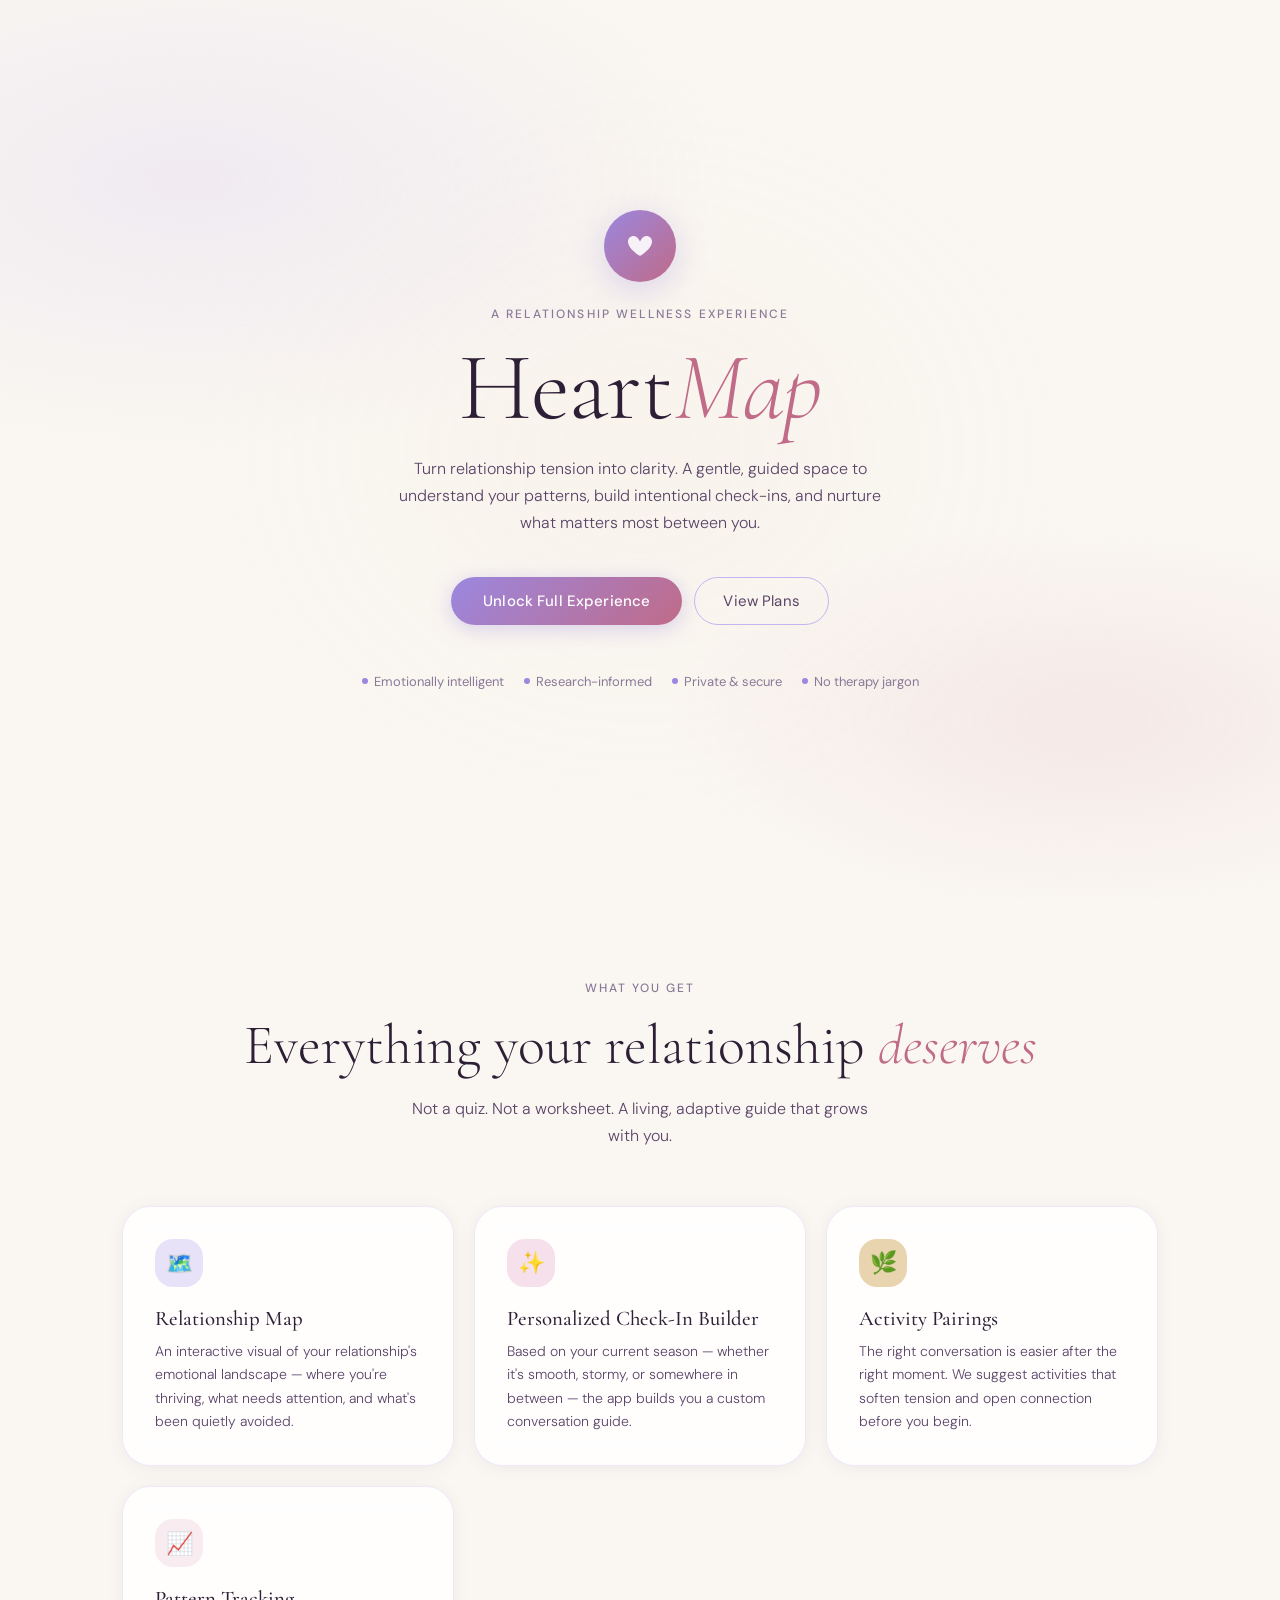
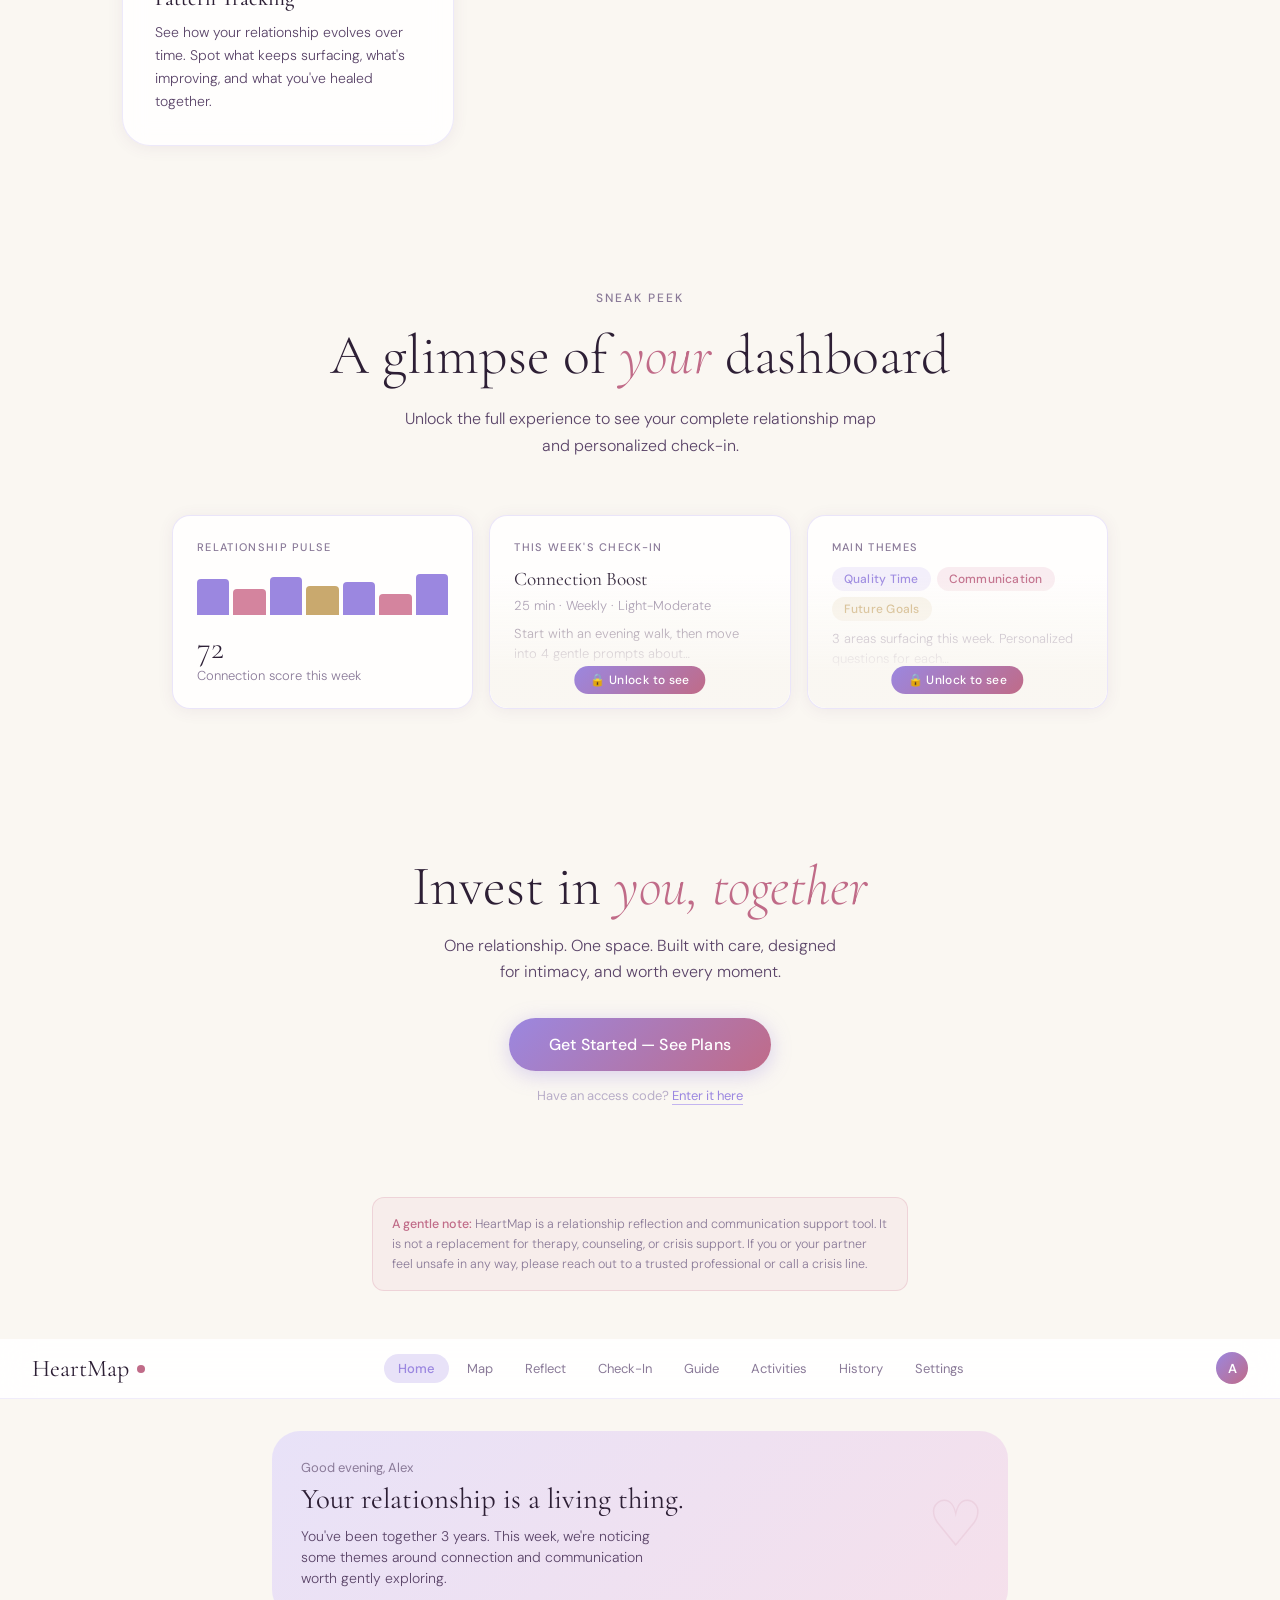
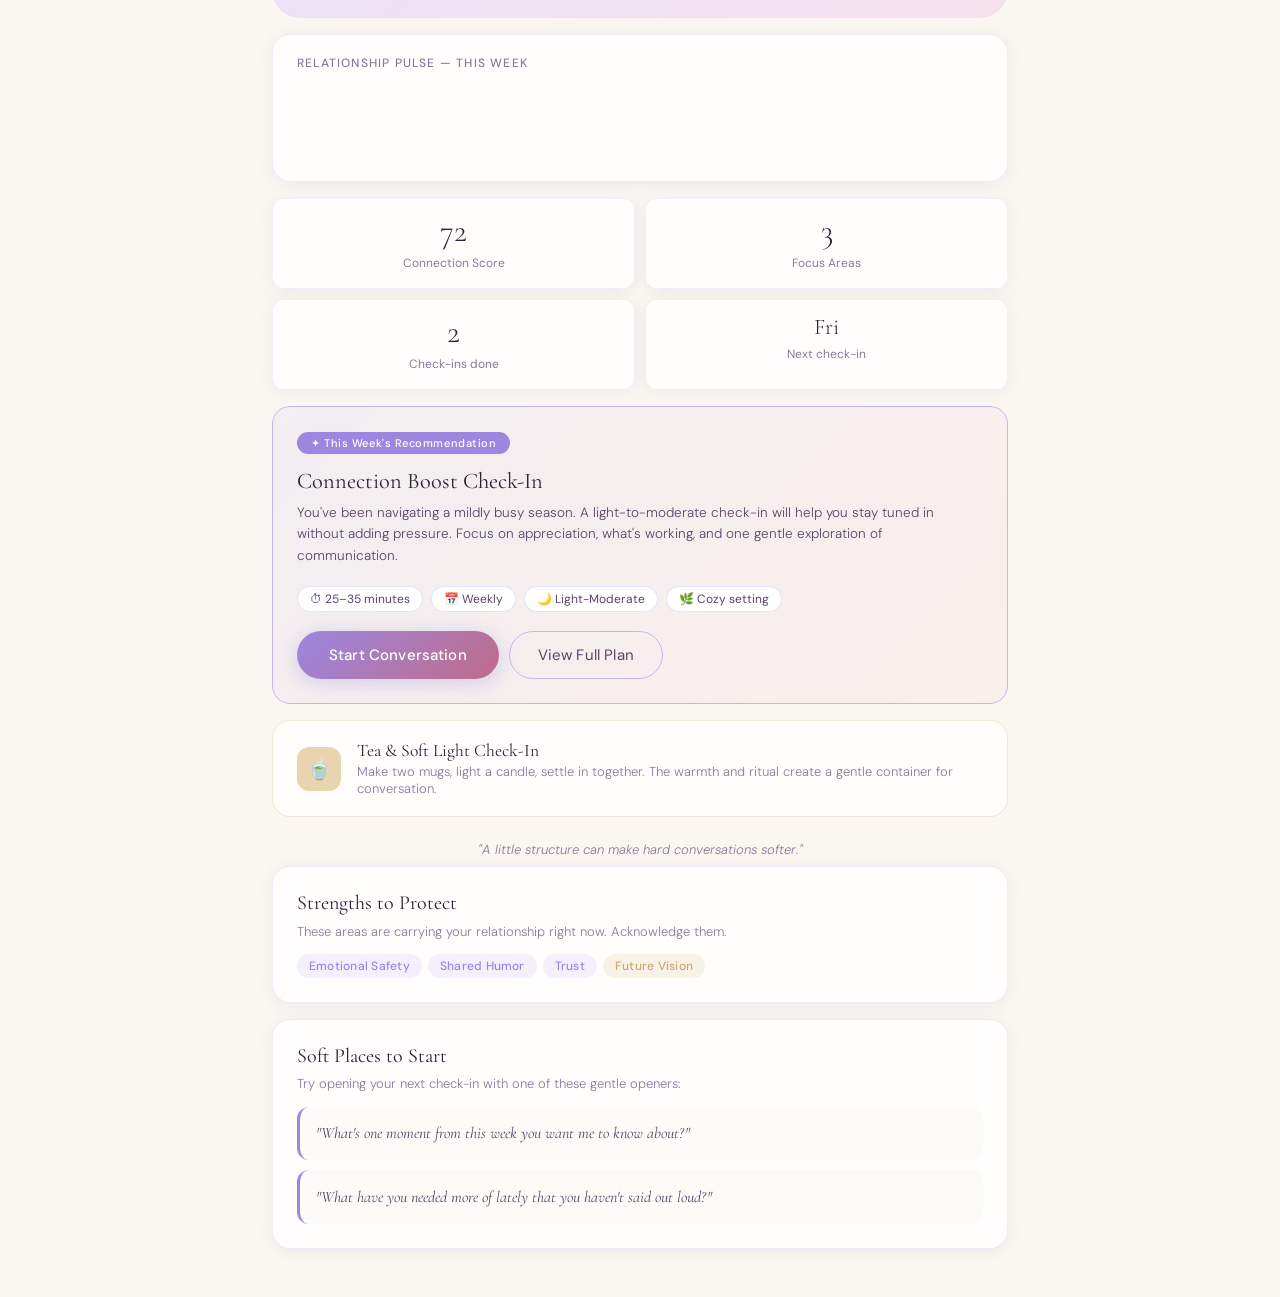
<file: index.html>
<!DOCTYPE html>
<html lang="en">
<head>
  <meta charset="UTF-8" />
  <meta name="viewport" content="width=device-width, initial-scale=1.0" />
  <title>HeartMap — Relationship Wellness</title>
  <meta name="description" content="HeartMap is a premium-feeling relationship wellness app that helps couples reflect on patterns, build personalized check-ins, and stay emotionally connected." />
  <meta name="theme-color" content="#9b87e0" />
  <meta property="og:title" content="HeartMap — Relationship Wellness" />
  <meta property="og:description" content="A warm, emotionally intelligent relationship check-in experience for couples." />
  <meta property="og:type" content="website" />
  <link rel="preconnect" href="https://fonts.googleapis.com" />
  <link rel="preconnect" href="https://fonts.gstatic.com" crossorigin />
  <link href="https://fonts.googleapis.com/css2?family=Cormorant+Garamond:ital,wght@0,300;0,400;0,500;0,600;1,300;1,400&family=DM+Sans:wght@300;400;500&display=swap" rel="stylesheet" />
  <link rel="stylesheet" href="assets/styles.css" />
</head>
<body>
<!-- ===== LANDING SCREEN ===== -->
<div id="landing" class="screen active">

  <!-- Hero -->
  <section class="landing-hero">
    <div class="logo-mark">
      <svg viewBox="0 0 36 36" fill="none" xmlns="http://www.w3.org/2000/svg">
        <path d="M18 28C18 28 6 21 6 13.5C6 10.46 8.46 8 11.5 8C13.74 8 15.68 9.34 16.66 11.26L18 13.5L19.34 11.26C20.32 9.34 22.26 8 24.5 8C27.54 8 30 10.46 30 13.5C30 21 18 28 18 28Z" fill="white" opacity="0.9"/>
      </svg>
    </div>

    <p class="hero-eyebrow">A relationship wellness experience</p>

    <h1 class="hero-title">
      Heart<em>Map</em>
    </h1>

    <p class="hero-subtitle">
      Turn relationship tension into clarity. A gentle, guided space to understand your patterns, 
      build intentional check-ins, and nurture what matters most between you.
    </p>

    <div class="hero-cta-group">
      <button class="btn-primary" onclick="showScreen('pricing-screen')">Unlock Full Experience</button>
      <button class="btn-secondary" onclick="showScreen('pricing-screen')">View Plans</button>
    </div>

    <div class="hero-trust-badges">
      <span class="trust-badge"><span class="dot"></span> Emotionally intelligent</span>
      <span class="trust-badge"><span class="dot"></span> Research-informed</span>
      <span class="trust-badge"><span class="dot"></span> Private & secure</span>
      <span class="trust-badge"><span class="dot"></span> No therapy jargon</span>
    </div>
  </section>

  <!-- Features -->
  <section class="landing-features">
    <p class="section-label">What you get</p>
    <h2 class="section-title">Everything your relationship <em>deserves</em></h2>
    <p class="section-subtitle">Not a quiz. Not a worksheet. A living, adaptive guide that grows with you.</p>

    <div class="features-grid">
      <div class="feature-card">
        <div class="feature-icon purple">🗺️</div>
        <div class="feature-title">Relationship Map</div>
        <p class="feature-desc">An interactive visual of your relationship's emotional landscape — where you're thriving, what needs attention, and what's been quietly avoided.</p>
      </div>
      <div class="feature-card">
        <div class="feature-icon pink">✨</div>
        <div class="feature-title">Personalized Check-In Builder</div>
        <p class="feature-desc">Based on your current season — whether it's smooth, stormy, or somewhere in between — the app builds you a custom conversation guide.</p>
      </div>
      <div class="feature-card">
        <div class="feature-icon gold">🌿</div>
        <div class="feature-title">Activity Pairings</div>
        <p class="feature-desc">The right conversation is easier after the right moment. We suggest activities that soften tension and open connection before you begin.</p>
      </div>
      <div class="feature-card">
        <div class="feature-icon rose">📈</div>
        <div class="feature-title">Pattern Tracking</div>
        <p class="feature-desc">See how your relationship evolves over time. Spot what keeps surfacing, what's improving, and what you've healed together.</p>
      </div>
    </div>
  </section>

  <!-- Blurred Preview -->
  <section class="preview-section">
    <p class="section-label">Sneak peek</p>
    <h2 class="section-title">A glimpse of <em>your</em> dashboard</h2>
    <p class="section-subtitle">Unlock the full experience to see your complete relationship map and personalized check-in.</p>

    <div class="preview-cards">
      <div class="preview-card">
        <div class="preview-card-label">Relationship Pulse</div>
        <div class="mini-pulse">
          <div class="mini-bar lavender" style="height:75%"></div>
          <div class="mini-bar rose" style="height:55%"></div>
          <div class="mini-bar lavender" style="height:80%"></div>
          <div class="mini-bar gold" style="height:60%"></div>
          <div class="mini-bar lavender" style="height:70%"></div>
          <div class="mini-bar rose" style="height:45%"></div>
          <div class="mini-bar lavender" style="height:85%"></div>
        </div>
        <div class="preview-stat">72</div>
        <div class="preview-stat-label">Connection score this week</div>
      </div>

      <div class="preview-card locked">
        <div class="preview-card-label">This Week's Check-In</div>
        <div style="font-family:var(--font-display);font-size:1.2rem;color:var(--text-dark);margin-bottom:6px;">Connection Boost</div>
        <div style="font-size:13px;color:var(--text-soft);margin-bottom:10px;font-weight:300;">25 min · Weekly · Light-Moderate</div>
        <div style="font-size:13px;color:var(--text-mid);font-weight:300;line-height:1.5;">Start with an evening walk, then move into 4 gentle prompts about…</div>
        <div class="lock-badge">🔒 Unlock to see</div>
      </div>

      <div class="preview-card locked">
        <div class="preview-card-label">Main Themes</div>
        <div style="display:flex;flex-wrap:wrap;gap:6px;margin-bottom:8px;">
          <span class="pill-tag strength">Quality Time</span>
          <span class="pill-tag attention">Communication</span>
          <span class="pill-tag growing">Future Goals</span>
        </div>
        <div style="font-size:13px;color:var(--text-soft);font-weight:300;line-height:1.5;">3 areas surfacing this week. Personalized questions for each…</div>
        <div class="lock-badge">🔒 Unlock to see</div>
      </div>
    </div>
  </section>

  <!-- Pricing teaser -->
  <section style="padding:3rem 2rem 5rem;text-align:center;">
    <h2 class="section-title" style="margin-bottom:0.8rem;">Invest in <em>you, together</em></h2>
    <p style="font-size:16px;color:var(--text-mid);max-width:400px;margin:0 auto 2rem;font-weight:300;line-height:1.65;">
      One relationship. One space. Built with care, designed for intimacy, and worth every moment.
    </p>
    <button class="btn-primary" onclick="showScreen('pricing-screen')" style="font-size:16px;padding:16px 40px;">
      Get Started — See Plans
    </button>
    <p style="margin-top:1rem;font-size:13px;color:var(--text-light);">Have an access code? <span class="inline-link" onclick="showScreen('pricing-screen')">Enter it here</span></p>
  </section>

  <!-- Safety note -->
  <div style="max-width:600px;margin:0 auto;padding:0 2rem 3rem;">
    <div class="safety-note">
      <p><strong>A gentle note:</strong> HeartMap is a relationship reflection and communication support tool. It is not a replacement for therapy, counseling, or crisis support. If you or your partner feel unsafe in any way, please reach out to a trusted professional or call a crisis line.</p>
    </div>
  </div>

</div><!-- end landing -->

<!-- ===== PRICING SCREEN ===== -->
<div id="pricing-screen" class="screen">
  <div style="max-width:900px;margin:0 auto;padding:2rem;">

    <div class="pricing-back" onclick="showScreen('landing')">
      ← Back
    </div>

    <p class="section-label" style="text-align:left;">Choose your path</p>
    <h2 class="section-title" style="text-align:left;margin-bottom:0.5rem;">Begin your <em>HeartMap</em> journey</h2>
    <p style="font-size:15px;color:var(--text-mid);font-weight:300;margin-bottom:2.5rem;">
      Premium-feeling, intentionally designed, worth every penny.
    </p>

    <div class="pricing-grid">

      <div class="pricing-card" onclick="openCheckout('monthly')">
        <div class="pricing-plan-name">Monthly</div>
        <p class="pricing-plan-desc">Flexible access. Great for couples exploring the app together or through seasonal needs.</p>
        <div class="pricing-amount">
          <span class="price">$14</span>
          <span class="period">/month</span>
        </div>
        <ul class="pricing-features">
          <li>Full relationship intake</li>
          <li>Interactive relationship map</li>
          <li>Personalized check-in builder</li>
          <li>Guided conversation mode</li>
          <li>Activity pairing suggestions</li>
          <li>Progress history & trends</li>
        </ul>
        <button class="btn-secondary" style="width:100%">Get Monthly Access</button>
      </div>

      <div class="pricing-card featured">
        <div class="popular-badge">✦ Most Loved</div>
        <div class="pricing-plan-name">Annual</div>
        <p class="pricing-plan-desc">Best value. A full year of intentional check-ins, growth tracking, and relationship care.</p>
        <div class="pricing-amount">
          <span class="price">$99</span>
          <span class="period">/year · save 41%</span>
        </div>
        <ul class="pricing-features">
          <li>Everything in Monthly</li>
          <li>Both partners' view</li>
          <li>Downloadable summaries</li>
          <li>Premium customization</li>
          <li>Seasonal relationship resets</li>
          <li>Priority support</li>
        </ul>
        <button class="btn-primary" style="width:100%" onclick="event.stopPropagation();openCheckout('annual')">Get Annual Access</button>
      </div>

      <div class="pricing-card" onclick="openCheckout('couple')">
        <div class="pricing-plan-name">Couples Plan</div>
        <p class="pricing-plan-desc">One shared plan, both partners fully synced. Includes comparison views and partner invites.</p>
        <div class="pricing-amount">
          <span class="price">$149</span>
          <span class="period">/year for 2</span>
        </div>
        <ul class="pricing-features">
          <li>Everything in Annual</li>
          <li>Partner sync & invite</li>
          <li>Side-by-side reflection views</li>
          <li>Shared relationship history</li>
          <li>Joint check-in mode</li>
          <li>Therapist export summaries</li>
        </ul>
        <button class="btn-secondary" style="width:100%">Get Couples Access</button>
      </div>

      </div>

    </div>

    <!-- Access Code -->
    <div class="code-section">
      <h3>Have an access code?</h3>
      <p>Enter your invite code, promo code, or gift access below.</p>
      <div class="code-input-row">
        <input type="text" class="code-input" id="access-code-input" placeholder="XXXX-XXXX" maxlength="12" oninput="this.value=this.value.toUpperCase()" />
        <button class="btn-primary" style="padding:11px 20px;font-size:14px;" onclick="validateCode()">Redeem</button>
      </div>
      <div class="code-error" id="code-error">That code doesn't look right. Please try again or check your email.</div>
    </div>

    <p style="text-align:center;font-size:13px;color:var(--text-light);">
      Already purchased? <span class="inline-link" onclick="enterApp()">Log in here</span>
    </p>

  </div>
</div>

<!-- ===== CHECKOUT MODAL ===== -->
<div class="modal-overlay" id="checkout-modal">
  <div class="modal-box">
    <button class="modal-close" onclick="closeCheckout()">✕</button>

    <div class="checkout-summary" id="checkout-summary">
      <span class="plan-name">Annual Plan</span>
      <span class="plan-price">$99</span>
    </div>

    <h2 class="modal-title">Complete Your Order</h2>
    <p class="modal-subtitle">You're moments away from a more intentional relationship.</p>

    <div class="form-group">
      <label class="form-label">Email Address</label>
      <input type="email" class="form-input" placeholder="you@email.com" />
    </div>

    <div class="form-group">
      <label class="form-label">Full Name</label>
      <input type="text" class="form-input" placeholder="Your name" />
    </div>

    <div class="form-group">
      <label class="form-label">Card Number</label>
      <input type="text" class="form-input" placeholder="1234 5678 9012 3456" maxlength="19" />
    </div>

    <div class="form-row">
      <div class="form-group">
        <label class="form-label">Expiry</label>
        <input type="text" class="form-input" placeholder="MM / YY" maxlength="7" />
      </div>
      <div class="form-group">
        <label class="form-label">CVV</label>
        <input type="text" class="form-input" placeholder="•••" maxlength="4" />
      </div>
    </div>

    <button class="btn-primary" style="width:100%;font-size:16px;padding:15px;" onclick="completePayment()">
      Complete Purchase & Unlock Access
    </button>

    <div class="secure-note">
      <span>🔒</span>
      <span>Secured with 256-bit encryption · Cancel anytime</span>
    </div>
  </div>
</div>

<!-- ===== MAIN APP SCREEN ===== -->
<div id="app-screen" class="screen">

  <!-- Top Nav -->
  <nav class="app-topnav">
    <div class="app-logo" onclick="switchTab('home')">
      HeartMap <span class="heart-dot"></span>
    </div>

    <div class="app-topnav-tabs" id="desktop-tabs">
      <button class="topnav-tab active" onclick="switchTab('home')" data-tab="home">Home</button>
      <button class="topnav-tab" onclick="switchTab('map')" data-tab="map">Map</button>
      <button class="topnav-tab" onclick="switchTab('intake')" data-tab="intake">Reflect</button>
      <button class="topnav-tab" onclick="switchTab('builder')" data-tab="builder">Check-In</button>
      <button class="topnav-tab" onclick="switchTab('guide')" data-tab="guide">Guide</button>
      <button class="topnav-tab" onclick="switchTab('activities')" data-tab="activities">Activities</button>
      <button class="topnav-tab" onclick="switchTab('history')" data-tab="history">History</button>
      <button class="topnav-tab" onclick="switchTab('settings')" data-tab="settings">Settings</button>
    </div>

    <div class="topnav-actions">
      <div class="avatar-chip">A</div>
    </div>
  </nav>

  <!-- App Content -->
  <div class="app-content">

    <!-- ========== HOME TAB ========== -->
    <div id="tab-home" class="tab-panel active">

      <div class="welcome-banner">
        <p class="welcome-greeting">Good evening, Alex</p>
        <h2 class="welcome-title">Your relationship is a living thing.</h2>
        <p class="welcome-message">You've been together 3 years. This week, we're noticing some themes around connection and communication worth gently exploring.</p>
      </div>

      <!-- Pulse Meter -->
      <div class="pulse-meter">
        <div class="pulse-label">Relationship Pulse — This Week</div>
        <div class="pulse-bars" id="pulse-bars">
          <!-- filled by JS -->
        </div>
        <div class="pulse-summary" id="pulse-summary">
          <!-- filled by JS -->
        </div>
      </div>

      <!-- Stats -->
      <div class="stats-row">
        <div class="stat-card">
          <span class="stat-num" id="home-connection-score">72</span>
          <span class="stat-label-sm">Connection Score</span>
        </div>
        <div class="stat-card">
          <span class="stat-num" id="home-focus-areas">3</span>
          <span class="stat-label-sm">Focus Areas</span>
        </div>
        <div class="stat-card">
          <span class="stat-num" id="home-checkins-done">2</span>
          <span class="stat-label-sm">Check-ins done</span>
        </div>
        <div class="stat-card">
          <span class="stat-num" style="font-size:1.4rem;" id="home-next-checkin">Fri</span>
          <span class="stat-label-sm">Next check-in</span>
        </div>
      </div>

      <!-- Check-In Recommendation -->
      <div class="checkin-rec">
        <div class="checkin-type-badge">✦ This Week's Recommendation</div>
        <h3 class="checkin-rec-title" id="home-rec-title">Connection Boost Check-In</h3>
        <p class="checkin-rec-desc" id="home-rec-desc">You've been navigating a mildly busy season. A light-to-moderate check-in will help you stay tuned in without adding pressure. Focus on appreciation, what's working, and one gentle exploration of communication.</p>
        <div class="checkin-meta" id="home-rec-meta">
          <span class="meta-chip">⏱ 25–35 minutes</span>
          <span class="meta-chip">📅 Weekly</span>
          <span class="meta-chip">🌙 Light-Moderate</span>
          <span class="meta-chip">🌿 Cozy setting</span>
        </div>
        <div style="display:flex;gap:10px;flex-wrap:wrap;">
          <button class="btn-primary" onclick="switchTab('guide')">Start Conversation</button>
          <button class="btn-secondary" onclick="switchTab('builder')">View Full Plan</button>
        </div>
      </div>

      <!-- Activity Pairing -->
      <div class="activity-rec">
        <div class="activity-icon" id="home-activity-icon">🍵</div>
        <div>
          <div class="activity-rec-title" id="home-activity-title">Tea & Soft Light Check-In</div>
          <p class="activity-rec-desc" id="home-activity-desc">Make two mugs, light a candle, settle in together. The warmth and ritual create a gentle container for conversation.</p>
        </div>
      </div>

      <p class="microcopy">"A little structure can make hard conversations softer."</p>

      <div class="card">
        <div class="card-title">Strengths to Protect</div>
        <p class="card-subtitle" style="margin-bottom:0.8rem;">These areas are carrying your relationship right now. Acknowledge them.</p>
        <div style="display:flex;flex-wrap:wrap;gap:6px;" id="home-strengths">
          <span class="pill-tag strength">Emotional Safety</span>
          <span class="pill-tag strength">Shared Humor</span>
          <span class="pill-tag strength">Trust</span>
          <span class="pill-tag growing">Future Vision</span>
        </div>
      </div>

      <div class="card">
        <div class="card-title">Soft Places to Start</div>
        <p class="card-subtitle">Try opening your next check-in with one of these gentle openers:</p>
        <div style="margin-top:0.8rem;" id="home-openers">
          <div class="guide-prompt">"What's one moment from this week you want me to know about?"</div>
          <div class="guide-prompt">"What have you needed more of lately that you haven't said out loud?"</div>
        </div>
      </div>

    </div>

    <!-- ========== MAP TAB ========== -->
    <div id="tab-map" class="tab-panel">

      <div class="tab-header">
        <h2 class="tab-header-title">Your Relationship Map</h2>
        <p class="tab-header-sub">A living view of your emotional landscape. Tap any area to explore.</p>
      </div>

      <div class="map-container">
        <div class="map-svg-wrap">
          <svg id="radar-chart" viewBox="0 0 300 300" xmlns="http://www.w3.org/2000/svg"></svg>
        </div>
        <div class="map-legend">
          <span class="legend-item"><span class="legend-dot" style="background:var(--lavender-deep)"></span>Thriving</span>
          <span class="legend-item"><span class="legend-dot" style="background:var(--gold)"></span>Stable</span>
          <span class="legend-item"><span class="legend-dot" style="background:var(--rose)"></span>Needs Attention</span>
          <span class="legend-item"><span class="legend-dot" style="background:var(--dusty-rose)"></span>Tense</span>
        </div>
      </div>

      <div class="map-categories" id="map-categories">
        <!-- filled by JS -->
      </div>

      <p class="microcopy" style="margin-top:1rem;">"Your relationship has patterns. Let's make them easier to understand."</p>

    </div>

    <!-- ========== INTAKE TAB ========== -->
    <div id="tab-intake" class="tab-panel">

      <div class="tab-header">
        <h2 class="tab-header-title">Reflection Questions</h2>
        <p class="tab-header-sub">Let's gently map what's been happening lately.</p>
      </div>

      <div class="intake-progress">
        <div class="progress-bar-outer">
          <div class="progress-bar-inner" id="intake-progress-bar" style="width:15%"></div>
        </div>
        <div class="progress-text" id="intake-progress-text">2 of 12</div>
      </div>

      <div id="intake-questions">
        <!-- filled by JS -->
      </div>

      <div class="intake-nav" id="intake-nav">
        <button class="btn-secondary" id="intake-prev-btn" onclick="intakePrev()" style="display:none">← Back</button>
        <button class="btn-primary" id="intake-next-btn" onclick="intakeNext()">Continue →</button>
      </div>

    </div>

    <!-- ========== BUILDER TAB ========== -->
    <div id="tab-builder" class="tab-panel">

      <div class="tab-header">
        <h2 class="tab-header-title">Your Check-In Plan</h2>
        <p class="tab-header-sub">Built around where you are right now.</p>
      </div>

      <div class="checkin-output">
        <div class="checkin-output-type" id="builder-output-type">This Week · Connection Boost</div>
        <h2 class="checkin-output-title" id="builder-output-title">A Gentle, Focused Check-In</h2>
        <div class="checkin-output-meta" id="builder-output-meta">
          <span class="meta-badge">⏱ 25–35 min</span>
          <span class="meta-badge">📅 Weekly</span>
          <span class="meta-badge">🌿 Light-Moderate</span>
          <span class="meta-badge">🕯️ Cozy atmosphere</span>
        </div>
        <button class="btn-primary" onclick="switchTab('guide')">Open Conversation Guide →</button>
      </div>

      <div class="card">
        <div class="card-title" style="margin-bottom:1rem;">Conversation Themes</div>
        <div style="display:flex;flex-wrap:wrap;gap:6px;margin-bottom:1rem;" id="builder-theme-tags">
          <span class="pill-tag strength">Appreciation</span>
          <span class="pill-tag attention">Communication</span>
          <span class="pill-tag growing">Quality Time</span>
        </div>
        <p class="card-subtitle" id="builder-theme-desc">This week, your check-in will move through appreciation first — then gently explore one area of communication tension, and close with a shared vision moment.</p>
      </div>

      <div class="card">
        <div class="card-title" style="margin-bottom:0.8rem;">Your Questions This Week</div>
        <ul class="questions-list" id="builder-questions">
          <!-- filled by JS -->
        </ul>
      </div>

      <div class="card">
        <div class="card-title" style="margin-bottom:0.6rem;">Emotional Pacing Notes</div>
        <p class="card-subtitle" id="builder-pacing">One partner leans slightly anxious-attached; the other tends to need space first. Open with warmth, allow pauses, and avoid stacking questions. If things get heavy, name it and take a 2-minute breather.</p>
      </div>

      <div class="card" style="border-color:rgba(201,169,110,0.3);">
        <div class="card-title" style="margin-bottom:0.6rem;">Closing Ritual Suggestion</div>
        <p class="card-subtitle" id="builder-closing">End with three genuine appreciations — one from each of you, plus one thing you're looking forward to together. Keep it simple, but feel it.</p>
      </div>

    </div>

    <!-- ========== GUIDE TAB ========== -->
    <div id="tab-guide" class="tab-panel">

      <div class="tab-header">
        <h2 class="tab-header-title">Conversation Guide</h2>
        <p class="tab-header-sub">Open these together. Move at your own pace.</p>
      </div>

      <div class="checkin-rec" style="margin-bottom:1rem;">
        <p style="font-size:13px;color:var(--text-mid);font-weight:300;line-height:1.6;">
          <em>You don't need to be in crisis to check in. This conversation is an act of care — for both of you.</em>
        </p>
      </div>

      <!-- Opening -->
      <div class="guide-section open">
        <div class="guide-section-header" onclick="toggleGuideSection(this)">
          <div class="guide-section-title">
            <div class="guide-icon open-icon">🌿</div>
            Opening & Grounding
          </div>
          <svg class="guide-chevron" viewBox="0 0 20 20" fill="none"><path d="M5 8l5 5 5-5" stroke="currentColor" stroke-width="1.5" stroke-linecap="round"/></svg>
        </div>
        <div class="guide-section-body">
          <p style="font-size:13.5px;color:var(--text-soft);font-weight:300;line-height:1.6;padding-top:0.8rem;">Before you begin, take a breath together. You're not here to solve everything — just to be here.</p>
          <div class="guide-prompt">"Before we start, how are you actually feeling right now — body, mind, all of it?"</div>
          <div class="guide-prompt">"Is there anything you want to say you need from this conversation before we begin?"</div>
        </div>
      </div>

      <!-- Appreciation -->
      <div class="guide-section">
        <div class="guide-section-header" onclick="toggleGuideSection(this)">
          <div class="guide-section-title">
            <div class="guide-icon warm-icon">🌸</div>
            Appreciation
          </div>
          <svg class="guide-chevron" viewBox="0 0 20 20" fill="none"><path d="M5 8l5 5 5-5" stroke="currentColor" stroke-width="1.5" stroke-linecap="round"/></svg>
        </div>
        <div class="guide-section-body">
          <div class="guide-prompt">"What's something you did this week that I want you to know I noticed?"</div>
          <div class="guide-prompt">"When did I feel most like myself around you recently?"</div>
        </div>
      </div>

      <!-- Current Themes -->
      <div class="guide-section">
        <div class="guide-section-header" onclick="toggleGuideSection(this)">
          <div class="guide-section-title">
            <div class="guide-icon deep-icon">💬</div>
            Current Themes
          </div>
          <svg class="guide-chevron" viewBox="0 0 20 20" fill="none"><path d="M5 8l5 5 5-5" stroke="currentColor" stroke-width="1.5" stroke-linecap="round"/></svg>
        </div>
        <div class="guide-section-body">
          <p style="font-size:13px;color:var(--text-soft);font-weight:300;padding-top:0.8rem;margin-bottom:0.2rem;line-height:1.5;font-style:italic;">Based on your reflections, this area is gently surfacing. Go slowly.</p>
          <div class="guide-prompt">"Have you felt heard by me this week? If not, when did that show up?"</div>
          <div class="guide-prompt">"Is there something you've been carrying that I don't know about?"</div>
          <div class="guide-prompt">"What would more connection look like for you right now — practically?"</div>
        </div>
      </div>

      <!-- Repair (if needed) -->
      <div class="guide-section">
        <div class="guide-section-header" onclick="toggleGuideSection(this)">
          <div class="guide-section-title">
            <div class="guide-icon warm-icon">🩹</div>
            Repair (if needed)
          </div>
          <svg class="guide-chevron" viewBox="0 0 20 20" fill="none"><path d="M5 8l5 5 5-5" stroke="currentColor" stroke-width="1.5" stroke-linecap="round"/></svg>
        </div>
        <div class="guide-section-body">
          <div class="guide-prompt">"Is there anything from the last few weeks that felt unfinished between us?"</div>
          <div class="guide-prompt">"What did you need from me in that moment that I didn't give you?"</div>
        </div>
      </div>

      <!-- Forward -->
      <div class="guide-section">
        <div class="guide-section-header" onclick="toggleGuideSection(this)">
          <div class="guide-section-title">
            <div class="guide-icon deep-icon">🌅</div>
            Looking Forward
          </div>
          <svg class="guide-chevron" viewBox="0 0 20 20" fill="none"><path d="M5 8l5 5 5-5" stroke="currentColor" stroke-width="1.5" stroke-linecap="round"/></svg>
        </div>
        <div class="guide-section-body">
          <div class="guide-prompt">"What's one small thing we could do differently this coming week that would make us both feel better?"</div>
          <div class="guide-prompt">"What are you looking forward to — together or apart — in the next few weeks?"</div>
        </div>
      </div>

      <!-- Close -->
      <div class="guide-section">
        <div class="guide-section-header" onclick="toggleGuideSection(this)">
          <div class="guide-section-title">
            <div class="guide-icon close-icon">✨</div>
            Closing Ritual
          </div>
          <svg class="guide-chevron" viewBox="0 0 20 20" fill="none"><path d="M5 8l5 5 5-5" stroke="currentColor" stroke-width="1.5" stroke-linecap="round"/></svg>
        </div>
        <div class="guide-section-body">
          <p style="font-size:13px;color:var(--text-soft);font-weight:300;padding-top:0.8rem;line-height:1.5;font-style:italic;">End gently. You did something brave.</p>
          <div class="guide-prompt">"What do we want to carry forward from this conversation?"</div>
          <div class="guide-prompt">End with three appreciations — one each. Let them land.</div>
        </div>
      </div>

      <div style="margin-top:1rem;display:flex;gap:10px;flex-wrap:wrap;">
        <button class="btn-primary" onclick="markCheckInDone()">✓ Mark Check-In Complete</button>
        <button class="btn-secondary">Save Notes</button>
      </div>

    </div>

    <!-- ========== ACTIVITIES TAB ========== -->
    <div id="tab-activities" class="tab-panel">

      <div class="tab-header">
        <h2 class="tab-header-title">Activity Pairings</h2>
        <p class="tab-header-sub">The right moment makes the conversation easier.</p>
      </div>

      <p class="microcopy" style="text-align:left;padding:0;margin-bottom:1rem;" id="activities-intro">Based on your current season — light tension, moderate busyness — we suggest cozy, low-pressure pairings.</p>

      <div id="activities-list"><div class="activity-card">
        <div class="activity-card-icon warm">🍵</div>
        <div>
          <div class="activity-card-title">Tea & Soft Light</div>
          <div class="activity-card-meta">
            <span class="activity-tag when">Before check-in</span>
            <span class="activity-tag time">20 min ritual</span>
            <span class="activity-tag mood">Cozy & intimate</span>
          </div>
          <p class="activity-card-desc">Make tea together. Light something. Sit close. Let the warmth and quiet do the first work before you begin talking.</p>
        </div>
      </div>

      <div class="activity-card">
        <div class="activity-card-icon light">🚶</div>
        <div>
          <div class="activity-card-title">Evening Walk</div>
          <div class="activity-card-meta">
            <span class="activity-tag when">During check-in</span>
            <span class="activity-tag time">30–45 min</span>
            <span class="activity-tag mood">Calm & open</span>
          </div>
          <p class="activity-card-desc">Walking side-by-side reduces face-to-face pressure and naturally opens conversation. Great for moderate topics.</p>
        </div>
      </div>

      <div class="activity-card">
        <div class="activity-card-icon cozy">🍳</div>
        <div>
          <div class="activity-card-title">Cook Together First</div>
          <div class="activity-card-meta">
            <span class="activity-tag when">Before check-in</span>
            <span class="activity-tag time">45 min</span>
            <span class="activity-tag mood">Playful & connected</span>
          </div>
          <p class="activity-card-desc">Shared tasks lower cortisol. Cooking something simple together primes teamwork before you move into words.</p>
        </div>
      </div>

      <div class="activity-card">
        <div class="activity-card-icon calm">🎵</div>
        <div>
          <div class="activity-card-title">Playlist + Quiet Drive</div>
          <div class="activity-card-meta">
            <span class="activity-tag when">Before or after</span>
            <span class="activity-tag time">20–40 min</span>
            <span class="activity-tag mood">Soft & decompressing</span>
          </div>
          <p class="activity-card-desc">Share a playlist you've been listening to separately. Let the music hold the space. Talk when you want, not because you have to.</p>
        </div>
      </div>

      <div class="activity-card">
        <div class="activity-card-icon warm">🍦</div>
        <div>
          <div class="activity-card-title">Dessert Run</div>
          <div class="activity-card-meta">
            <span class="activity-tag when">After check-in</span>
            <span class="activity-tag time">30 min</span>
            <span class="activity-tag mood">Light & rewarding</span>
          </div>
          <p class="activity-card-desc">A playful treat after a meaningful conversation signals: we did something together, and now we get to enjoy each other.</p>
        </div>
      </div>

    </div>

    </div>

    <!-- ========== HISTORY TAB ========== -->
    <div id="tab-history" class="tab-panel">

      <div class="tab-header">
        <h2 class="tab-header-title">Patterns Over Time</h2>
        <p class="tab-header-sub">Notice what keeps surfacing — and what you've healed.</p>
      </div>

      <div class="card">
        <div class="card-title" style="margin-bottom:1rem;">Relationship Trends — Last 8 Weeks</div>
        <div id="trend-rows"><!-- filled by JS --></div>
      </div>

      <div class="card">
        <div class="card-title" style="margin-bottom:0.8rem;">Recurring Themes</div>
        <p class="card-subtitle" style="margin-bottom:0.8rem;">These areas have come up in 3 or more check-ins:</p>
        <div style="display:flex;flex-wrap:wrap;gap:6px;">
          <span class="pill-tag attention">Communication rhythm</span>
          <span class="pill-tag attention">Quality time</span>
          <span class="pill-tag stable">Conflict repair</span>
        </div>
      </div>

      <div class="card">
        <div class="card-title" style="margin-bottom:0.8rem;">Previous Check-Ins</div>
        <div id="checkin-history"><!-- filled by JS --></div>
      </div>

    </div>

    <!-- ========== SETTINGS TAB ========== -->
    <div id="tab-settings" class="tab-panel">

      <div class="tab-header">
        <h2 class="tab-header-title">Settings</h2>
        <p class="tab-header-sub">Make HeartMap feel like yours.</p>
      </div>

      <div class="card">

        <div class="settings-section-title">Personalization</div>

        <div class="toggle-row">
          <div>
            <div class="toggle-row-title">Include Intimacy Questions</div>
            <div class="toggle-row-sub">Adds physical intimacy prompts to reflections</div>
          </div>
          <button class="toggle on" onclick="this.classList.toggle('on')"></button>
        </div>

        <div class="toggle-row">
          <div>
            <div class="toggle-row-title">Include Family Dynamics</div>
            <div class="toggle-row-sub">Factors in in-law and family stress</div>
          </div>
          <button class="toggle on" onclick="this.classList.toggle('on')"></button>
        </div>

        <div class="toggle-row">
          <div>
            <div class="toggle-row-title">Partner Mode</div>
            <div class="toggle-row-sub">Both partners fill out reflections separately</div>
          </div>
          <button class="toggle" onclick="this.classList.toggle('on')"></button>
        </div>

        <div class="settings-section-title">Check-In Preferences</div>

        <div class="toggle-row">
          <div>
            <div class="toggle-row-title">Therapist-Inspired Tone</div>
            <div class="toggle-row-sub">More structured, clinical-adjacent language</div>
          </div>
          <button class="toggle" onclick="this.classList.toggle('on')"></button>
        </div>

        <div class="toggle-row">
          <div>
            <div class="toggle-row-title">Playful Prompts</div>
            <div class="toggle-row-sub">Add lighthearted and fun options</div>
          </div>
          <button class="toggle on" onclick="this.classList.toggle('on')"></button>
        </div>

        <div class="settings-section-title">Privacy</div>

        <div class="toggle-row">
          <div>
            <div class="toggle-row-title">Anonymous Analytics</div>
            <div class="toggle-row-sub">Help improve HeartMap (no personal data)</div>
          </div>
          <button class="toggle on" onclick="this.classList.toggle('on')"></button>
        </div>

        <div class="toggle-row">
          <div>
            <div class="toggle-row-title">Require PIN to Open</div>
            <div class="toggle-row-sub">Extra privacy layer for the app</div>
          </div>
          <button class="toggle" onclick="this.classList.toggle('on')"></button>
        </div>

      </div>

      <div class="safety-note">
        <p><strong>Safety reminder:</strong> HeartMap is a relationship communication and reflection tool. If you or your partner feel unsafe, coerced, or afraid, please reach out to a trusted professional. You deserve care that goes beyond an app.</p>
      </div>

      <div style="margin-top:1rem;text-align:center;">
        <button class="btn-ghost" onclick="showScreen('landing')">← Back to Marketing Site</button>
      </div>

    </div>
  </div>

  <!-- Bottom Nav (mobile) -->
  <nav class="app-bottomnav">
    <button class="nav-tab active" onclick="switchTab('home')" data-tab="home">
      <span class="nav-icon">⌂</span>
      <span class="nav-label">Home</span>
    </button>
    <button class="nav-tab" onclick="switchTab('map')" data-tab="map">
      <span class="nav-icon">◎</span>
      <span class="nav-label">Map</span>
    </button>
    <button class="nav-tab" onclick="switchTab('intake')" data-tab="intake">
      <span class="nav-icon">✎</span>
      <span class="nav-label">Reflect</span>
    </button>
    <button class="nav-tab" onclick="switchTab('builder')" data-tab="builder">
      <span class="nav-icon">❋</span>
      <span class="nav-label">Check-In</span>
    </button>
    <button class="nav-tab" onclick="switchTab('guide')" data-tab="guide">
      <span class="nav-icon">♡</span>
      <span class="nav-label">Guide</span>
    </button>
    <button class="nav-tab" onclick="switchTab('activities')" data-tab="activities">
      <span class="nav-icon">⬡</span>
      <span class="nav-label">Activities</span>
    </button>
    <button class="nav-tab" onclick="switchTab('history')" data-tab="history">
      <span class="nav-icon">↻</span>
      <span class="nav-label">History</span>
    </button>
    <button class="nav-tab" onclick="switchTab('settings')" data-tab="settings">
      <span class="nav-icon">⚙</span>
      <span class="nav-label">Settings</span>
    </button>
  </nav>

</div><!-- end app-screen -->
<script src="assets/app.js"></script>
</body>
</html>
</file>
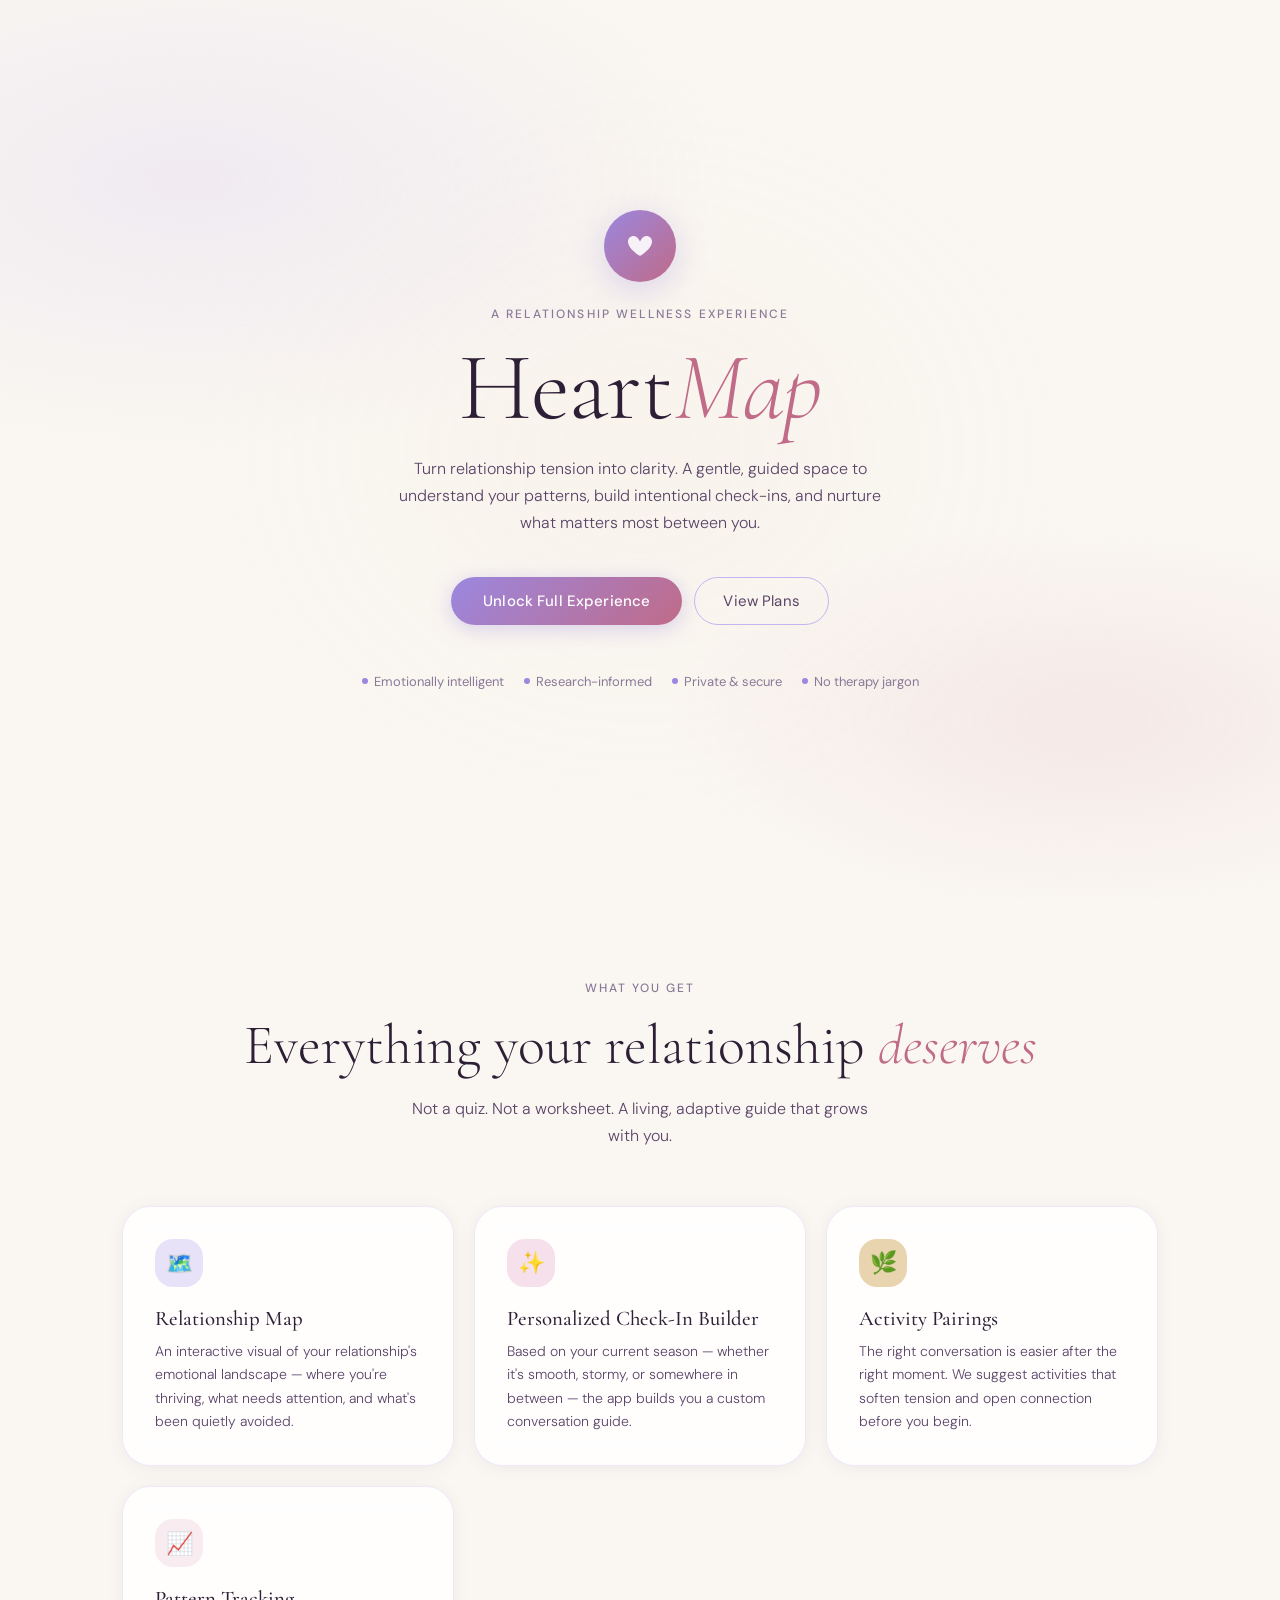
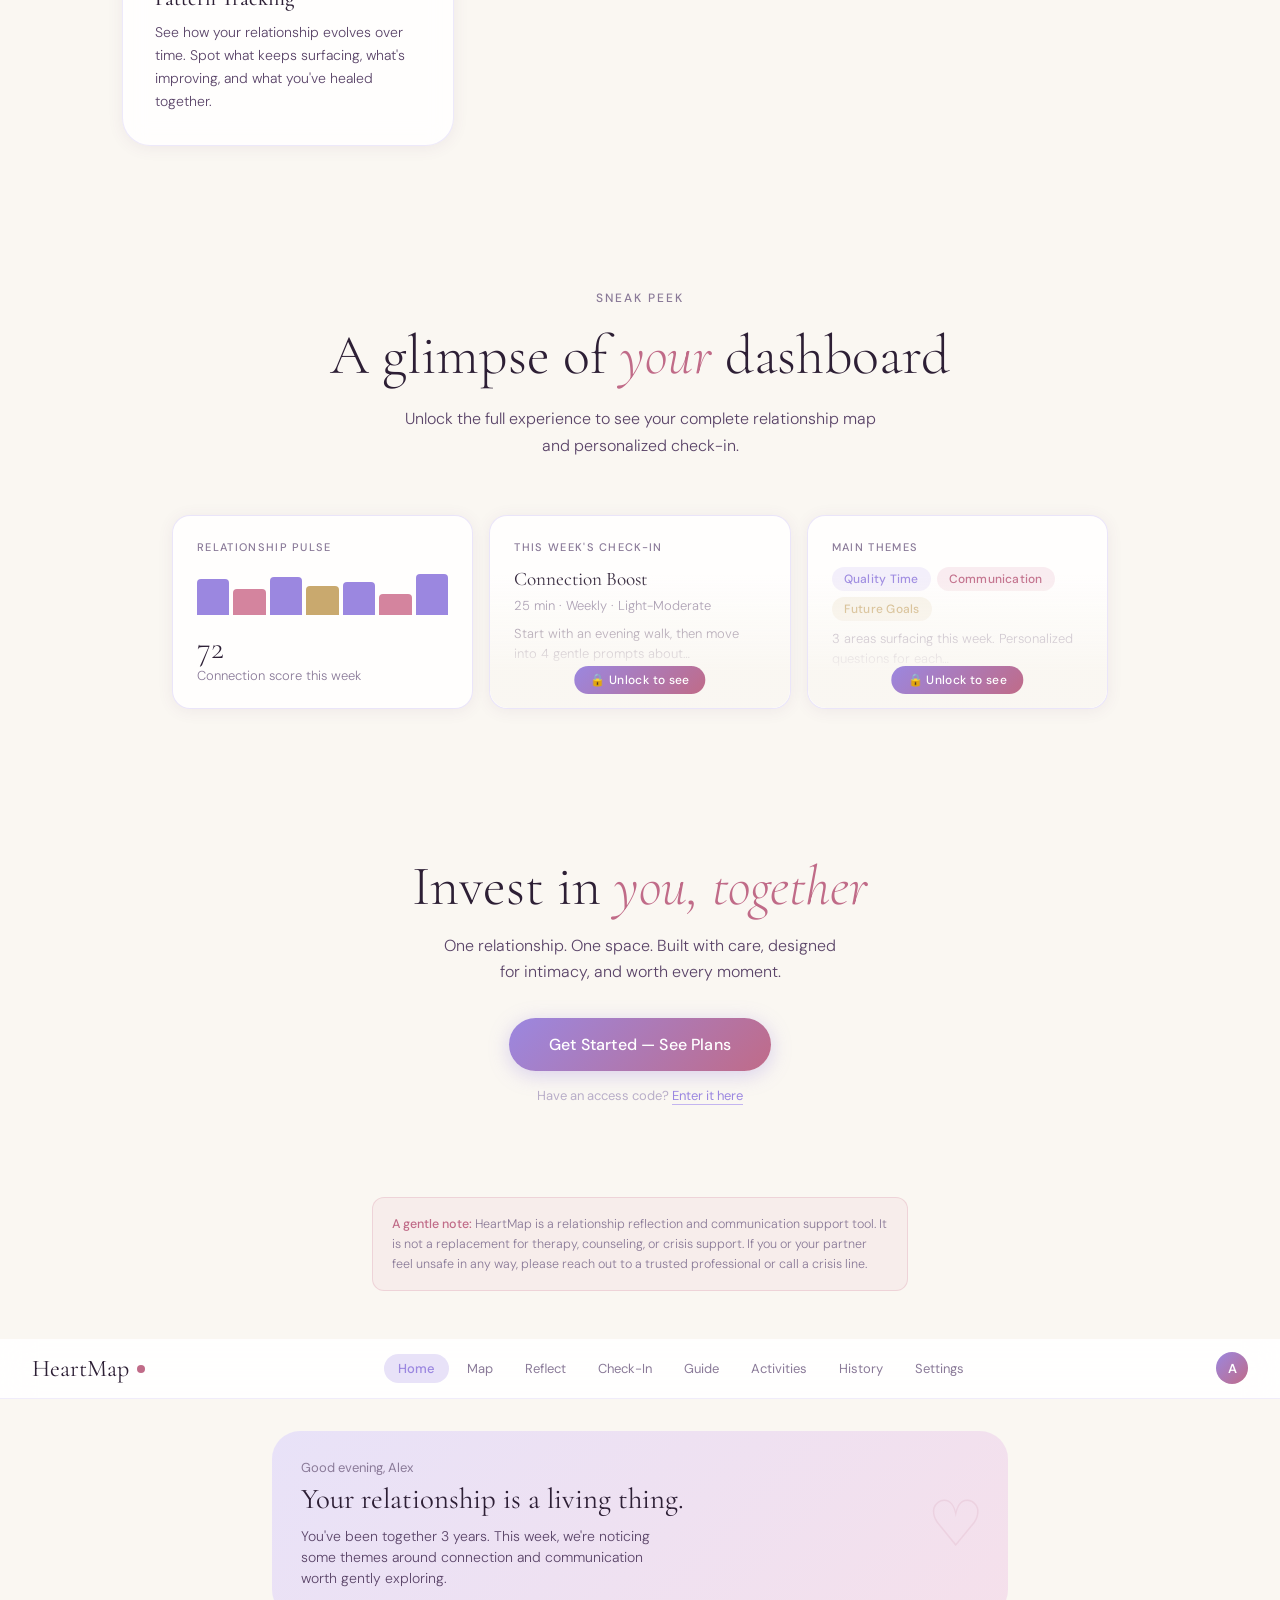
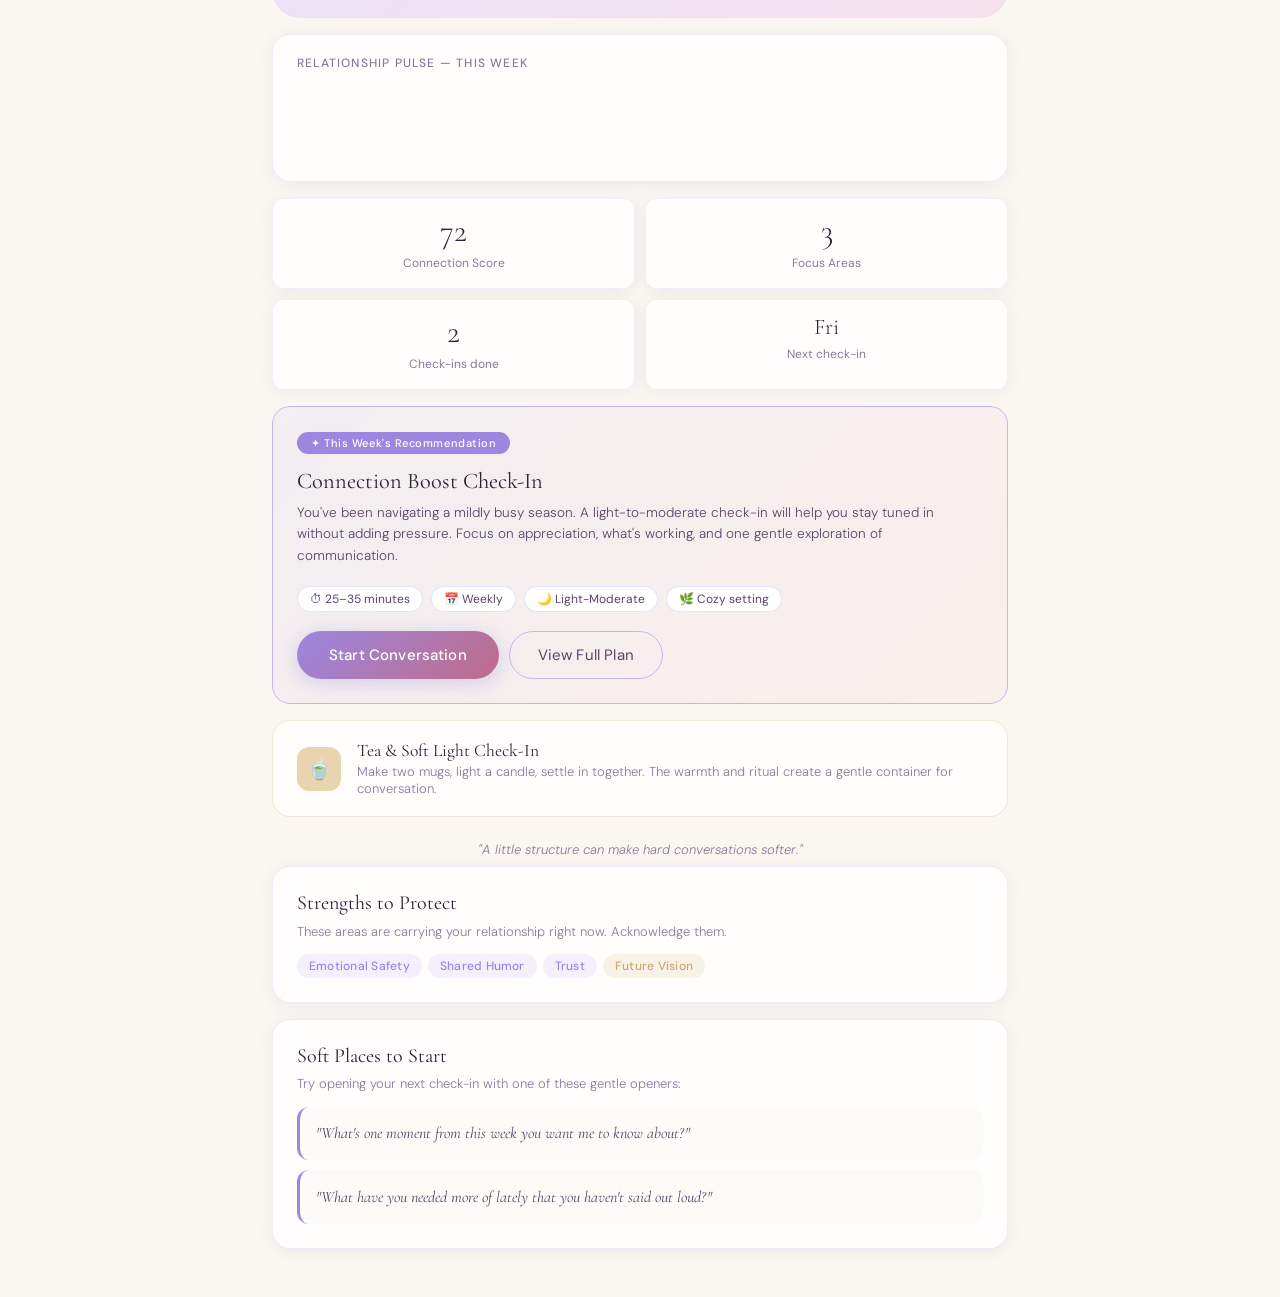
<file: original-upload-reference.html>
<!DOCTYPE html>
<html lang="en">
<head>
<meta charset="UTF-8">
<meta name="viewport" content="width=device-width, initial-scale=1.0">
<title>HeartMap — Relationship Wellness</title>
<link href="https://fonts.googleapis.com/css2?family=Cormorant+Garamond:ital,wght@0,300;0,400;0,500;0,600;1,300;1,400&family=DM+Sans:wght@300;400;500&display=swap" rel="stylesheet">
<style>
  :root {
    --lavender: #e8e2f8;
    --lavender-mid: #c4b5f0;
    --lavender-deep: #9b87e0;
    --lilac: #d4c8f5;
    --blush: #f5e0eb;
    --blush-mid: #e8b8d0;
    --rose: #d4849e;
    --dusty-rose: #c06b88;
    --gold: #c9a96e;
    --gold-light: #e8d5b0;
    --cream: #faf7f2;
    --warm-white: #fdfbf8;
    --maroon: #8b3a52;
    --text-dark: #2d1f35;
    --text-mid: #5a4468;
    --text-soft: #8a7a98;
    --text-light: #b8adc8;
    --card-bg: rgba(255,255,255,0.85);
    --shadow-soft: 0 4px 24px rgba(120,80,140,0.10);
    --shadow-card: 0 2px 16px rgba(100,60,120,0.08);
    --font-display: 'Cormorant Garamond', Georgia, serif;
    --font-body: 'DM Sans', sans-serif;
    --radius-sm: 12px;
    --radius-md: 18px;
    --radius-lg: 28px;
    --radius-xl: 40px;
  }

  * { margin: 0; padding: 0; box-sizing: border-box; }

  body {
    font-family: var(--font-body);
    background: var(--cream);
    color: var(--text-dark);
    min-height: 100vh;
    overflow-x: hidden;
  }

  /* ===== BACKGROUND TEXTURE ===== */
  body::before {
    content: '';
    position: fixed;
    inset: 0;
    background:
      radial-gradient(ellipse 70% 50% at 15% 20%, rgba(196,181,240,0.18) 0%, transparent 60%),
      radial-gradient(ellipse 60% 40% at 85% 80%, rgba(212,132,158,0.12) 0%, transparent 55%),
      radial-gradient(ellipse 50% 60% at 50% 50%, rgba(232,210,176,0.08) 0%, transparent 70%);
    pointer-events: none;
    z-index: 0;
  }

  /* ===== SCREENS ===== */
  .screen { display: none; position: relative; z-index: 1; }
  .screen.active { display: block; }

  /* ===== LANDING ===== */
  #landing {
    min-height: 100vh;
  }

  .landing-hero {
    min-height: 100vh;
    display: flex;
    flex-direction: column;
    align-items: center;
    justify-content: center;
    padding: 3rem 2rem;
    text-align: center;
    position: relative;
  }

  .logo-mark {
    width: 72px;
    height: 72px;
    margin: 0 auto 1.5rem;
    background: linear-gradient(135deg, var(--lavender-deep), var(--dusty-rose));
    border-radius: 50%;
    display: flex;
    align-items: center;
    justify-content: center;
    box-shadow: 0 8px 32px rgba(155,135,224,0.30);
  }

  .logo-mark svg { width: 36px; height: 36px; }

  .hero-eyebrow {
    font-family: var(--font-body);
    font-size: 12px;
    font-weight: 500;
    letter-spacing: 0.18em;
    text-transform: uppercase;
    color: var(--text-soft);
    margin-bottom: 1rem;
  }

  .hero-title {
    font-family: var(--font-display);
    font-size: clamp(3rem, 8vw, 6rem);
    font-weight: 300;
    line-height: 1.05;
    color: var(--text-dark);
    margin-bottom: 1rem;
    letter-spacing: -0.01em;
  }

  .hero-title em {
    font-style: italic;
    color: var(--dusty-rose);
  }

  .hero-subtitle {
    font-size: 16px;
    line-height: 1.7;
    color: var(--text-mid);
    max-width: 520px;
    margin: 0 auto 2.5rem;
    font-weight: 300;
  }

  .hero-cta-group {
    display: flex;
    flex-wrap: wrap;
    gap: 12px;
    justify-content: center;
    margin-bottom: 3rem;
  }

  .btn-primary {
    background: linear-gradient(135deg, var(--lavender-deep), var(--dusty-rose));
    color: white;
    border: none;
    padding: 14px 32px;
    border-radius: var(--radius-xl);
    font-family: var(--font-body);
    font-size: 15px;
    font-weight: 500;
    cursor: pointer;
    transition: all 0.25s ease;
    box-shadow: 0 4px 20px rgba(155,135,224,0.35);
    letter-spacing: 0.01em;
  }

  .btn-primary:hover {
    transform: translateY(-2px);
    box-shadow: 0 8px 28px rgba(155,135,224,0.45);
  }

  .btn-secondary {
    background: transparent;
    color: var(--text-mid);
    border: 1.5px solid var(--lavender-mid);
    padding: 13px 28px;
    border-radius: var(--radius-xl);
    font-family: var(--font-body);
    font-size: 15px;
    font-weight: 400;
    cursor: pointer;
    transition: all 0.25s ease;
    letter-spacing: 0.01em;
  }

  .btn-secondary:hover {
    background: var(--lavender);
    border-color: var(--lavender-deep);
    color: var(--text-dark);
  }

  .btn-ghost {
    background: transparent;
    color: var(--text-soft);
    border: none;
    padding: 10px 20px;
    border-radius: var(--radius-xl);
    font-family: var(--font-body);
    font-size: 14px;
    font-weight: 400;
    cursor: pointer;
    transition: all 0.2s;
    text-decoration: underline;
    text-underline-offset: 3px;
    text-decoration-color: var(--lavender-mid);
  }

  .btn-ghost:hover { color: var(--text-dark); }

  .hero-trust-badges {
    display: flex;
    flex-wrap: wrap;
    gap: 20px;
    justify-content: center;
    align-items: center;
  }

  .trust-badge {
    display: flex;
    align-items: center;
    gap: 6px;
    font-size: 13px;
    color: var(--text-soft);
    font-weight: 400;
  }

  .trust-badge span.dot {
    width: 6px;
    height: 6px;
    border-radius: 50%;
    background: var(--lavender-deep);
    display: inline-block;
  }

  .landing-features {
    padding: 5rem 2rem;
    max-width: 1100px;
    margin: 0 auto;
  }

  .section-label {
    font-size: 12px;
    letter-spacing: 0.16em;
    text-transform: uppercase;
    color: var(--text-soft);
    font-weight: 500;
    text-align: center;
    margin-bottom: 1rem;
  }

  .section-title {
    font-family: var(--font-display);
    font-size: clamp(2rem, 5vw, 3.5rem);
    font-weight: 300;
    text-align: center;
    color: var(--text-dark);
    line-height: 1.2;
    margin-bottom: 1rem;
  }

  .section-title em { font-style: italic; color: var(--dusty-rose); }

  .section-subtitle {
    text-align: center;
    font-size: 16px;
    color: var(--text-mid);
    max-width: 480px;
    margin: 0 auto 3.5rem;
    line-height: 1.7;
    font-weight: 300;
  }

  .features-grid {
    display: grid;
    grid-template-columns: repeat(auto-fit, minmax(280px, 1fr));
    gap: 20px;
  }

  .feature-card {
    background: var(--card-bg);
    border-radius: var(--radius-lg);
    padding: 2rem;
    box-shadow: var(--shadow-card);
    border: 1px solid rgba(196,181,240,0.3);
    backdrop-filter: blur(12px);
    transition: transform 0.2s ease;
  }

  .feature-card:hover { transform: translateY(-3px); }

  .feature-icon {
    width: 48px;
    height: 48px;
    border-radius: var(--radius-md);
    display: flex;
    align-items: center;
    justify-content: center;
    margin-bottom: 1.2rem;
    font-size: 22px;
  }

  .feature-icon.purple { background: var(--lavender); }
  .feature-icon.pink { background: var(--blush); }
  .feature-icon.gold { background: var(--gold-light); }
  .feature-icon.rose { background: rgba(212,132,158,0.15); }

  .feature-title {
    font-family: var(--font-display);
    font-size: 1.3rem;
    font-weight: 500;
    color: var(--text-dark);
    margin-bottom: 0.6rem;
  }

  .feature-desc {
    font-size: 14px;
    color: var(--text-mid);
    line-height: 1.65;
    font-weight: 300;
  }

  .preview-section {
    padding: 4rem 2rem 6rem;
    max-width: 1000px;
    margin: 0 auto;
  }

  .preview-cards {
    display: grid;
    grid-template-columns: repeat(auto-fit, minmax(240px, 1fr));
    gap: 16px;
    margin-top: 3rem;
    position: relative;
  }

  .preview-card {
    background: var(--card-bg);
    border-radius: var(--radius-md);
    padding: 1.5rem;
    border: 1px solid rgba(196,181,240,0.35);
    box-shadow: var(--shadow-card);
    position: relative;
    overflow: hidden;
  }

  .preview-card.locked::after {
    content: '';
    position: absolute;
    inset: 0;
    background: linear-gradient(to bottom, transparent 30%, rgba(250,247,242,0.96) 80%);
    border-radius: var(--radius-md);
  }

  .preview-card.locked .lock-badge {
    position: absolute;
    bottom: 14px;
    left: 50%;
    transform: translateX(-50%);
    z-index: 2;
    background: linear-gradient(135deg, var(--lavender-deep), var(--dusty-rose));
    color: white;
    font-size: 12px;
    font-weight: 500;
    padding: 6px 16px;
    border-radius: 20px;
    white-space: nowrap;
    letter-spacing: 0.03em;
  }

  .preview-card-label {
    font-size: 11px;
    letter-spacing: 0.12em;
    text-transform: uppercase;
    color: var(--text-soft);
    margin-bottom: 0.8rem;
    font-weight: 500;
  }

  .mini-pulse {
    display: flex;
    align-items: flex-end;
    gap: 4px;
    height: 48px;
    margin-bottom: 0.8rem;
  }

  .mini-bar {
    flex: 1;
    border-radius: 4px 4px 0 0;
    transition: height 0.5s ease;
  }

  .mini-bar.lavender { background: var(--lavender-deep); }
  .mini-bar.rose { background: var(--rose); }
  .mini-bar.gold { background: var(--gold); }

  .preview-stat { font-family: var(--font-display); font-size: 2rem; font-weight: 300; color: var(--text-dark); }
  .preview-stat-label { font-size: 13px; color: var(--text-soft); font-weight: 300; }

  /* ===== PRICING ===== */
  #pricing-screen {
    min-height: 100vh;
    padding: 4rem 2rem;
  }

  .pricing-back {
    display: flex;
    align-items: center;
    gap: 8px;
    font-size: 14px;
    color: var(--text-soft);
    cursor: pointer;
    margin-bottom: 3rem;
    transition: color 0.2s;
    font-weight: 400;
    width: fit-content;
  }

  .pricing-back:hover { color: var(--text-dark); }

  .pricing-grid {
    display: grid;
    grid-template-columns: repeat(auto-fit, minmax(260px, 1fr));
    gap: 20px;
    max-width: 960px;
    margin: 0 auto 3rem;
  }

  .pricing-card {
    background: var(--card-bg);
    border-radius: var(--radius-lg);
    padding: 2rem;
    border: 1.5px solid rgba(196,181,240,0.3);
    box-shadow: var(--shadow-card);
    position: relative;
    transition: transform 0.2s;
    cursor: pointer;
  }

  .pricing-card:hover { transform: translateY(-3px); }

  .pricing-card.featured {
    border-color: var(--lavender-deep);
    box-shadow: 0 8px 36px rgba(155,135,224,0.22);
  }

  .popular-badge {
    position: absolute;
    top: -12px;
    left: 50%;
    transform: translateX(-50%);
    background: linear-gradient(135deg, var(--lavender-deep), var(--dusty-rose));
    color: white;
    font-size: 11px;
    font-weight: 500;
    padding: 5px 18px;
    border-radius: 20px;
    letter-spacing: 0.06em;
    white-space: nowrap;
  }

  .pricing-plan-name {
    font-family: var(--font-display);
    font-size: 1.5rem;
    font-weight: 400;
    color: var(--text-dark);
    margin-bottom: 0.5rem;
  }

  .pricing-plan-desc {
    font-size: 13px;
    color: var(--text-soft);
    margin-bottom: 1.5rem;
    font-weight: 300;
    line-height: 1.5;
  }

  .pricing-amount {
    margin-bottom: 1.5rem;
  }

  .pricing-amount .price {
    font-family: var(--font-display);
    font-size: 3rem;
    font-weight: 300;
    color: var(--text-dark);
    line-height: 1;
  }

  .pricing-amount .period {
    font-size: 13px;
    color: var(--text-soft);
    font-weight: 300;
  }

  .pricing-features {
    list-style: none;
    margin-bottom: 1.8rem;
  }

  .pricing-features li {
    font-size: 13.5px;
    color: var(--text-mid);
    padding: 5px 0;
    display: flex;
    align-items: center;
    gap: 8px;
    font-weight: 300;
  }

  .pricing-features li::before {
    content: '';
    width: 16px;
    height: 16px;
    border-radius: 50%;
    background: var(--lavender);
    flex-shrink: 0;
    display: flex;
    align-items: center;
    justify-content: center;
    background-image: url("data:image/svg+xml,%3Csvg xmlns='http://www.w3.org/2000/svg' viewBox='0 0 16 16'%3E%3Cpath fill='%239b87e0' d='M3 8l3.5 3.5L13 4.5'/%3E%3C/svg%3E");
    background-size: 12px;
    background-repeat: no-repeat;
    background-position: center;
  }

  .code-section {
    background: var(--card-bg);
    border-radius: var(--radius-md);
    padding: 1.5rem 2rem;
    border: 1px solid rgba(196,181,240,0.3);
    max-width: 460px;
    margin: 0 auto 2rem;
    box-shadow: var(--shadow-card);
  }

  .code-section h3 {
    font-family: var(--font-display);
    font-size: 1.2rem;
    font-weight: 400;
    color: var(--text-dark);
    margin-bottom: 0.3rem;
  }

  .code-section p {
    font-size: 13px;
    color: var(--text-soft);
    margin-bottom: 1rem;
    font-weight: 300;
  }

  .code-input-row {
    display: flex;
    gap: 10px;
  }

  .code-input {
    flex: 1;
    padding: 11px 16px;
    border: 1.5px solid var(--lavender-mid);
    border-radius: var(--radius-md);
    font-family: var(--font-body);
    font-size: 15px;
    background: var(--warm-white);
    color: var(--text-dark);
    letter-spacing: 0.08em;
    outline: none;
    transition: border-color 0.2s;
  }

  .code-input:focus { border-color: var(--lavender-deep); }

  .code-error {
    font-size: 12.5px;
    color: var(--dusty-rose);
    margin-top: 6px;
    display: none;
  }

  .code-error.visible { display: block; }

  /* ===== CHECKOUT MODAL ===== */
  .modal-overlay {
    position: fixed;
    inset: 0;
    background: rgba(45,31,53,0.4);
    z-index: 1000;
    display: none;
    align-items: center;
    justify-content: center;
    padding: 2rem;
    backdrop-filter: blur(8px);
  }

  .modal-overlay.open { display: flex; }

  .modal-box {
    background: var(--warm-white);
    border-radius: var(--radius-lg);
    padding: 2.5rem;
    max-width: 480px;
    width: 100%;
    box-shadow: 0 24px 64px rgba(45,31,53,0.25);
    position: relative;
    max-height: 90vh;
    overflow-y: auto;
  }

  .modal-close {
    position: absolute;
    top: 1rem;
    right: 1rem;
    background: none;
    border: none;
    cursor: pointer;
    color: var(--text-soft);
    font-size: 20px;
    line-height: 1;
    padding: 4px;
    transition: color 0.2s;
  }

  .modal-close:hover { color: var(--text-dark); }

  .modal-title {
    font-family: var(--font-display);
    font-size: 1.8rem;
    font-weight: 400;
    color: var(--text-dark);
    margin-bottom: 0.4rem;
  }

  .modal-subtitle {
    font-size: 14px;
    color: var(--text-soft);
    margin-bottom: 1.8rem;
    font-weight: 300;
  }

  .form-group {
    margin-bottom: 1rem;
  }

  .form-label {
    display: block;
    font-size: 12px;
    font-weight: 500;
    color: var(--text-mid);
    margin-bottom: 5px;
    letter-spacing: 0.04em;
    text-transform: uppercase;
  }

  .form-input {
    width: 100%;
    padding: 11px 14px;
    border: 1.5px solid rgba(196,181,240,0.5);
    border-radius: var(--radius-sm);
    font-family: var(--font-body);
    font-size: 14px;
    background: white;
    color: var(--text-dark);
    outline: none;
    transition: border-color 0.2s;
  }

  .form-input:focus { border-color: var(--lavender-deep); }

  .form-row { display: grid; grid-template-columns: 1fr 1fr; gap: 10px; }

  .checkout-summary {
    background: var(--lavender);
    border-radius: var(--radius-sm);
    padding: 1rem 1.2rem;
    margin-bottom: 1.5rem;
    display: flex;
    align-items: center;
    justify-content: space-between;
  }

  .checkout-summary .plan-name {
    font-family: var(--font-display);
    font-size: 1.1rem;
    color: var(--text-dark);
    font-weight: 400;
  }

  .checkout-summary .plan-price {
    font-family: var(--font-display);
    font-size: 1.5rem;
    color: var(--lavender-deep);
    font-weight: 400;
  }

  .secure-note {
    display: flex;
    align-items: center;
    gap: 6px;
    font-size: 12px;
    color: var(--text-soft);
    justify-content: center;
    margin-top: 0.8rem;
  }

  /* ===== MAIN APP ===== */
  #app-screen {
    min-height: 100vh;
    display: flex;
    flex-direction: column;
  }

  /* TOP NAV */
  .app-topnav {
    background: rgba(255,255,255,0.88);
    backdrop-filter: blur(16px);
    border-bottom: 1px solid rgba(196,181,240,0.25);
    padding: 0 2rem;
    display: flex;
    align-items: center;
    justify-content: space-between;
    height: 60px;
    position: sticky;
    top: 0;
    z-index: 100;
  }

  .app-logo {
    font-family: var(--font-display);
    font-size: 1.5rem;
    font-weight: 400;
    color: var(--text-dark);
    display: flex;
    align-items: center;
    gap: 8px;
    cursor: pointer;
  }

  .app-logo .heart-dot {
    width: 8px;
    height: 8px;
    background: var(--dusty-rose);
    border-radius: 50%;
    display: inline-block;
  }

  /* BOTTOM NAV */
  .app-bottomnav {
    position: fixed;
    bottom: 0;
    left: 0;
    right: 0;
    background: rgba(255,255,255,0.95);
    backdrop-filter: blur(20px);
    border-top: 1px solid rgba(196,181,240,0.25);
    display: flex;
    z-index: 100;
    padding: 0 0 env(safe-area-inset-bottom);
  }

  .nav-tab {
    flex: 1;
    display: flex;
    flex-direction: column;
    align-items: center;
    justify-content: center;
    padding: 10px 4px;
    cursor: pointer;
    transition: all 0.2s;
    border: none;
    background: none;
    min-height: 60px;
    color: var(--text-light);
    font-family: var(--font-body);
  }

  .nav-tab.active { color: var(--lavender-deep); }

  .nav-tab .nav-icon {
    font-size: 18px;
    margin-bottom: 3px;
    display: block;
    line-height: 1;
  }

  .nav-tab .nav-label {
    font-size: 10px;
    font-weight: 500;
    letter-spacing: 0.04em;
  }

  .nav-tab.active .nav-label { color: var(--lavender-deep); }

  /* APP CONTENT */
  .app-content {
    flex: 1;
    padding: 1.5rem 1.5rem 80px;
    max-width: 800px;
    margin: 0 auto;
    width: 100%;
  }

  /* TAB PANELS */
  .tab-panel { display: none; }
  .tab-panel.active { display: block; }

  /* ===== CARDS ===== */
  .card {
    background: var(--card-bg);
    border-radius: var(--radius-md);
    padding: 1.5rem;
    border: 1px solid rgba(196,181,240,0.28);
    box-shadow: var(--shadow-card);
    margin-bottom: 1rem;
    backdrop-filter: blur(12px);
  }

  .card-sm {
    background: var(--card-bg);
    border-radius: var(--radius-sm);
    padding: 1rem 1.2rem;
    border: 1px solid rgba(196,181,240,0.28);
    box-shadow: var(--shadow-card);
    margin-bottom: 0.75rem;
  }

  .card-title {
    font-family: var(--font-display);
    font-size: 1.25rem;
    font-weight: 400;
    color: var(--text-dark);
    margin-bottom: 0.4rem;
  }

  .card-subtitle {
    font-size: 13px;
    color: var(--text-soft);
    font-weight: 300;
    line-height: 1.5;
  }

  /* ===== HOME DASHBOARD ===== */
  .welcome-banner {
    background: linear-gradient(135deg, var(--lavender), var(--blush));
    border-radius: var(--radius-lg);
    padding: 1.8rem;
    margin-bottom: 1rem;
    position: relative;
    overflow: hidden;
  }

  .welcome-banner::after {
    content: '♡';
    position: absolute;
    right: 1.5rem;
    top: 50%;
    transform: translateY(-50%);
    font-size: 64px;
    opacity: 0.12;
    color: var(--dusty-rose);
  }

  .welcome-greeting {
    font-size: 13px;
    color: var(--text-soft);
    font-weight: 400;
    margin-bottom: 0.3rem;
  }

  .welcome-title {
    font-family: var(--font-display);
    font-size: 1.8rem;
    font-weight: 400;
    color: var(--text-dark);
    margin-bottom: 0.6rem;
  }

  .welcome-message {
    font-size: 14px;
    color: var(--text-mid);
    font-weight: 300;
    line-height: 1.5;
    max-width: 380px;
  }

  .pulse-meter {
    background: var(--card-bg);
    border-radius: var(--radius-md);
    padding: 1.3rem 1.5rem;
    border: 1px solid rgba(196,181,240,0.28);
    box-shadow: var(--shadow-card);
    margin-bottom: 1rem;
  }

  .pulse-label {
    font-size: 12px;
    letter-spacing: 0.1em;
    text-transform: uppercase;
    color: var(--text-soft);
    font-weight: 500;
    margin-bottom: 1rem;
  }

  .pulse-bars {
    display: flex;
    gap: 8px;
    align-items: flex-end;
    height: 60px;
    margin-bottom: 0.8rem;
  }

  .pulse-bar-wrap {
    flex: 1;
    height: 100%;
    display: flex;
    flex-direction: column;
    justify-content: flex-end;
    align-items: center;
    gap: 4px;
  }

  .pulse-bar-fill {
    width: 100%;
    border-radius: 4px 4px 0 0;
    transition: height 0.6s cubic-bezier(0.34, 1.56, 0.64, 1);
  }

  .pulse-bar-name {
    font-size: 9px;
    color: var(--text-light);
    text-align: center;
    font-weight: 500;
    letter-spacing: 0.04em;
    text-transform: uppercase;
    white-space: nowrap;
  }

  .pulse-summary {
    display: flex;
    gap: 8px;
    flex-wrap: wrap;
  }

  .pill-tag {
    display: inline-flex;
    align-items: center;
    gap: 4px;
    padding: 4px 12px;
    border-radius: 20px;
    font-size: 12px;
    font-weight: 500;
    letter-spacing: 0.02em;
  }

  .pill-tag.strength { background: rgba(155,135,224,0.12); color: var(--lavender-deep); }
  .pill-tag.attention { background: rgba(212,132,158,0.15); color: var(--dusty-rose); }
  .pill-tag.growing { background: rgba(201,169,110,0.15); color: var(--gold); }
  .pill-tag.stable { background: rgba(196,181,240,0.2); color: var(--text-mid); }

  .stats-row {
    display: grid;
    grid-template-columns: 1fr 1fr;
    gap: 10px;
    margin-bottom: 1rem;
  }

  .stat-card {
    background: var(--card-bg);
    border-radius: var(--radius-sm);
    padding: 1rem;
    border: 1px solid rgba(196,181,240,0.22);
    box-shadow: var(--shadow-card);
    text-align: center;
  }

  .stat-num {
    font-family: var(--font-display);
    font-size: 2rem;
    font-weight: 300;
    color: var(--text-dark);
    display: block;
    line-height: 1;
    margin-bottom: 4px;
  }

  .stat-label-sm {
    font-size: 12px;
    color: var(--text-soft);
    font-weight: 400;
  }

  .checkin-rec {
    background: linear-gradient(135deg, rgba(155,135,224,0.08), rgba(212,132,158,0.06));
    border: 1.5px solid var(--lavender-mid);
    border-radius: var(--radius-md);
    padding: 1.5rem;
    margin-bottom: 1rem;
    position: relative;
  }

  .checkin-type-badge {
    display: inline-flex;
    align-items: center;
    gap: 5px;
    background: var(--lavender-deep);
    color: white;
    padding: 4px 14px;
    border-radius: 20px;
    font-size: 11px;
    font-weight: 500;
    letter-spacing: 0.05em;
    margin-bottom: 0.8rem;
  }

  .checkin-rec-title {
    font-family: var(--font-display);
    font-size: 1.4rem;
    font-weight: 400;
    color: var(--text-dark);
    margin-bottom: 0.5rem;
  }

  .checkin-rec-desc {
    font-size: 13.5px;
    color: var(--text-mid);
    line-height: 1.6;
    font-weight: 300;
    margin-bottom: 1.2rem;
  }

  .checkin-meta {
    display: flex;
    flex-wrap: wrap;
    gap: 8px;
    margin-bottom: 1.2rem;
  }

  .meta-chip {
    background: white;
    border: 1px solid rgba(196,181,240,0.4);
    border-radius: 20px;
    padding: 4px 12px;
    font-size: 12px;
    color: var(--text-mid);
    font-weight: 400;
  }

  .activity-rec {
    background: var(--card-bg);
    border-radius: var(--radius-md);
    padding: 1.2rem 1.5rem;
    border: 1px solid rgba(201,169,110,0.25);
    margin-bottom: 1rem;
    display: flex;
    align-items: center;
    gap: 1rem;
  }

  .activity-icon {
    width: 44px;
    height: 44px;
    background: var(--gold-light);
    border-radius: var(--radius-sm);
    display: flex;
    align-items: center;
    justify-content: center;
    font-size: 20px;
    flex-shrink: 0;
  }

  .activity-rec-title {
    font-family: var(--font-display);
    font-size: 1.1rem;
    font-weight: 400;
    color: var(--text-dark);
    margin-bottom: 2px;
  }

  .activity-rec-desc {
    font-size: 13px;
    color: var(--text-soft);
    font-weight: 300;
  }

  /* ===== RELATIONSHIP MAP ===== */
  .map-container {
    background: var(--card-bg);
    border-radius: var(--radius-lg);
    padding: 1.5rem;
    border: 1px solid rgba(196,181,240,0.28);
    box-shadow: var(--shadow-card);
    margin-bottom: 1rem;
  }

  .map-svg-wrap {
    width: 100%;
    aspect-ratio: 1;
    max-width: 360px;
    margin: 0 auto 1.5rem;
  }

  .map-legend {
    display: flex;
    flex-wrap: wrap;
    gap: 8px;
    justify-content: center;
    margin-bottom: 1.5rem;
  }

  .legend-item {
    display: flex;
    align-items: center;
    gap: 5px;
    font-size: 12px;
    color: var(--text-mid);
    font-weight: 400;
  }

  .legend-dot {
    width: 8px;
    height: 8px;
    border-radius: 50%;
    flex-shrink: 0;
  }

  .map-categories {
    display: grid;
    grid-template-columns: 1fr 1fr;
    gap: 8px;
  }

  .cat-row {
    background: var(--warm-white);
    border-radius: var(--radius-sm);
    padding: 0.7rem 0.9rem;
    border: 1px solid rgba(196,181,240,0.2);
    cursor: pointer;
    transition: all 0.2s;
  }

  .cat-row:hover { border-color: var(--lavender-deep); background: var(--lavender); }

  .cat-row-name {
    font-size: 12px;
    font-weight: 500;
    color: var(--text-mid);
    margin-bottom: 4px;
    letter-spacing: 0.02em;
  }

  .cat-bar {
    height: 4px;
    border-radius: 2px;
    background: rgba(196,181,240,0.25);
    overflow: hidden;
  }

  .cat-bar-fill {
    height: 100%;
    border-radius: 2px;
    transition: width 0.5s ease;
  }

  .cat-bar-fill.thriving { background: linear-gradient(90deg, var(--lavender-deep), #b8a8f8); }
  .cat-bar-fill.stable { background: linear-gradient(90deg, var(--gold), var(--gold-light)); }
  .cat-bar-fill.attention { background: linear-gradient(90deg, var(--rose), var(--blush-mid)); }
  .cat-bar-fill.tense { background: linear-gradient(90deg, var(--dusty-rose), var(--rose)); }

  .cat-status {
    font-size: 10px;
    font-weight: 500;
    letter-spacing: 0.06em;
    text-transform: uppercase;
    margin-top: 3px;
  }

  .cat-status.thriving { color: var(--lavender-deep); }
  .cat-status.stable { color: var(--gold); }
  .cat-status.attention { color: var(--rose); }
  .cat-status.tense { color: var(--dusty-rose); }

  /* ===== INTAKE QUESTIONNAIRE ===== */
  .intake-progress {
    background: var(--card-bg);
    border-radius: var(--radius-md);
    padding: 1rem 1.5rem;
    border: 1px solid rgba(196,181,240,0.25);
    margin-bottom: 1rem;
    display: flex;
    align-items: center;
    gap: 1rem;
  }

  .progress-bar-outer {
    flex: 1;
    height: 6px;
    background: var(--lavender);
    border-radius: 3px;
    overflow: hidden;
  }

  .progress-bar-inner {
    height: 100%;
    border-radius: 3px;
    background: linear-gradient(90deg, var(--lavender-deep), var(--dusty-rose));
    transition: width 0.4s ease;
  }

  .progress-text {
    font-size: 12px;
    color: var(--text-soft);
    font-weight: 500;
    white-space: nowrap;
    min-width: 50px;
    text-align: right;
  }

  .question-card {
    background: var(--card-bg);
    border-radius: var(--radius-lg);
    padding: 2rem;
    border: 1px solid rgba(196,181,240,0.28);
    box-shadow: var(--shadow-card);
    margin-bottom: 1rem;
    animation: fadeInUp 0.35s ease;
  }

  @keyframes fadeInUp {
    from { opacity: 0; transform: translateY(16px); }
    to { opacity: 1; transform: translateY(0); }
  }

  .question-section-tag {
    display: inline-block;
    font-size: 10px;
    letter-spacing: 0.12em;
    text-transform: uppercase;
    font-weight: 600;
    color: var(--lavender-deep);
    background: var(--lavender);
    padding: 3px 10px;
    border-radius: 10px;
    margin-bottom: 0.8rem;
  }

  .question-text {
    font-family: var(--font-display);
    font-size: 1.35rem;
    font-weight: 400;
    color: var(--text-dark);
    margin-bottom: 0.4rem;
    line-height: 1.35;
  }

  .question-hint {
    font-size: 13px;
    color: var(--text-soft);
    font-weight: 300;
    margin-bottom: 1.5rem;
    font-style: italic;
  }

  .options-grid {
    display: grid;
    gap: 8px;
  }

  .option-btn {
    background: var(--warm-white);
    border: 1.5px solid rgba(196,181,240,0.35);
    border-radius: var(--radius-sm);
    padding: 12px 16px;
    font-family: var(--font-body);
    font-size: 14px;
    color: var(--text-mid);
    cursor: pointer;
    text-align: left;
    transition: all 0.2s;
    font-weight: 300;
    display: flex;
    align-items: center;
    gap: 10px;
    line-height: 1.4;
  }

  .option-btn:hover {
    border-color: var(--lavender-deep);
    background: var(--lavender);
    color: var(--text-dark);
  }

  .option-btn.selected {
    border-color: var(--lavender-deep);
    background: var(--lavender);
    color: var(--text-dark);
    font-weight: 400;
  }

  .option-btn.selected::after {
    content: '✓';
    margin-left: auto;
    color: var(--lavender-deep);
    font-weight: 600;
    font-size: 14px;
  }

  .option-emoji { font-size: 18px; flex-shrink: 0; }

  .scale-row {
    display: flex;
    gap: 6px;
    justify-content: center;
    margin-bottom: 0.5rem;
  }

  .scale-btn {
    flex: 1;
    aspect-ratio: 1;
    max-width: 44px;
    border: 1.5px solid rgba(196,181,240,0.35);
    border-radius: var(--radius-sm);
    background: var(--warm-white);
    cursor: pointer;
    font-size: 14px;
    font-weight: 500;
    color: var(--text-soft);
    transition: all 0.2s;
    font-family: var(--font-body);
    display: flex;
    align-items: center;
    justify-content: center;
  }

  .scale-btn:hover, .scale-btn.selected {
    border-color: var(--lavender-deep);
    background: var(--lavender);
    color: var(--lavender-deep);
  }

  .scale-labels {
    display: flex;
    justify-content: space-between;
    font-size: 11px;
    color: var(--text-light);
    font-weight: 400;
    padding: 0 2px;
  }

  .intake-nav {
    display: flex;
    justify-content: space-between;
    align-items: center;
    gap: 12px;
    margin-top: 0.5rem;
  }

  /* ===== CHECK-IN BUILDER ===== */
  .checkin-output {
    background: linear-gradient(160deg, var(--lavender), var(--blush));
    border-radius: var(--radius-lg);
    padding: 2rem;
    margin-bottom: 1rem;
    position: relative;
    overflow: hidden;
  }

  .checkin-output::before {
    content: '';
    position: absolute;
    top: -20px;
    right: -20px;
    width: 120px;
    height: 120px;
    border-radius: 50%;
    background: rgba(255,255,255,0.15);
  }

  .checkin-output-type {
    font-size: 12px;
    letter-spacing: 0.1em;
    text-transform: uppercase;
    font-weight: 600;
    color: var(--dusty-rose);
    margin-bottom: 0.5rem;
  }

  .checkin-output-title {
    font-family: var(--font-display);
    font-size: 1.9rem;
    font-weight: 400;
    color: var(--text-dark);
    line-height: 1.2;
    margin-bottom: 0.8rem;
  }

  .checkin-output-meta {
    display: flex;
    flex-wrap: wrap;
    gap: 8px;
    margin-bottom: 1.5rem;
  }

  .meta-badge {
    background: rgba(255,255,255,0.75);
    border: 1px solid rgba(255,255,255,0.5);
    border-radius: 20px;
    padding: 4px 14px;
    font-size: 12.5px;
    color: var(--text-mid);
    font-weight: 400;
    backdrop-filter: blur(4px);
  }

  .questions-list { list-style: none; }

  .question-item {
    background: var(--card-bg);
    border-radius: var(--radius-sm);
    padding: 1rem 1.2rem;
    border: 1px solid rgba(196,181,240,0.25);
    margin-bottom: 8px;
    box-shadow: var(--shadow-card);
    display: flex;
    gap: 10px;
    align-items: flex-start;
  }

  .q-num {
    width: 24px;
    height: 24px;
    background: var(--lavender);
    border-radius: 50%;
    display: flex;
    align-items: center;
    justify-content: center;
    font-size: 11px;
    font-weight: 600;
    color: var(--lavender-deep);
    flex-shrink: 0;
    margin-top: 1px;
  }

  .q-text {
    font-family: var(--font-display);
    font-size: 1rem;
    font-weight: 400;
    color: var(--text-dark);
    line-height: 1.4;
  }

  /* ===== CONVERSATION GUIDE ===== */
  .guide-section {
    background: var(--card-bg);
    border-radius: var(--radius-md);
    overflow: hidden;
    border: 1px solid rgba(196,181,240,0.28);
    margin-bottom: 0.8rem;
    box-shadow: var(--shadow-card);
  }

  .guide-section-header {
    padding: 1rem 1.3rem;
    display: flex;
    align-items: center;
    justify-content: space-between;
    cursor: pointer;
    user-select: none;
    transition: background 0.2s;
  }

  .guide-section-header:hover { background: var(--lavender); }

  .guide-section-title {
    font-family: var(--font-display);
    font-size: 1.1rem;
    font-weight: 400;
    color: var(--text-dark);
    display: flex;
    align-items: center;
    gap: 8px;
  }

  .guide-icon {
    width: 28px;
    height: 28px;
    border-radius: 50%;
    display: flex;
    align-items: center;
    justify-content: center;
    font-size: 13px;
    flex-shrink: 0;
  }

  .guide-icon.open-icon { background: var(--lavender); }
  .guide-icon.warm-icon { background: var(--blush); }
  .guide-icon.deep-icon { background: rgba(155,135,224,0.15); }
  .guide-icon.close-icon { background: var(--gold-light); }

  .guide-chevron {
    width: 20px;
    height: 20px;
    color: var(--text-light);
    transition: transform 0.25s;
    flex-shrink: 0;
  }

  .guide-section.open .guide-chevron { transform: rotate(180deg); }

  .guide-section-body {
    display: none;
    padding: 0 1.3rem 1.2rem;
    border-top: 1px solid rgba(196,181,240,0.2);
  }

  .guide-section.open .guide-section-body { display: block; }

  .guide-prompt {
    background: var(--warm-white);
    border-radius: var(--radius-sm);
    padding: 0.9rem 1rem;
    border-left: 3px solid var(--lavender-deep);
    margin-top: 10px;
    font-family: var(--font-display);
    font-size: 1rem;
    font-style: italic;
    color: var(--text-mid);
    line-height: 1.55;
    font-weight: 400;
  }

  /* ===== ACTIVITIES TAB ===== */
  .activity-card {
    background: var(--card-bg);
    border-radius: var(--radius-md);
    padding: 1.5rem;
    border: 1px solid rgba(196,181,240,0.25);
    box-shadow: var(--shadow-card);
    margin-bottom: 0.8rem;
    display: flex;
    gap: 1rem;
    align-items: flex-start;
  }

  .activity-card-icon {
    width: 52px;
    height: 52px;
    border-radius: var(--radius-sm);
    display: flex;
    align-items: center;
    justify-content: center;
    font-size: 24px;
    flex-shrink: 0;
  }

  .activity-card-icon.light { background: var(--lavender); }
  .activity-card-icon.warm { background: var(--blush); }
  .activity-card-icon.cozy { background: var(--gold-light); }
  .activity-card-icon.calm { background: rgba(155,135,224,0.12); }

  .activity-card-title {
    font-family: var(--font-display);
    font-size: 1.2rem;
    font-weight: 400;
    color: var(--text-dark);
    margin-bottom: 0.3rem;
  }

  .activity-card-meta {
    display: flex;
    flex-wrap: wrap;
    gap: 5px;
    margin-bottom: 0.5rem;
  }

  .activity-tag {
    font-size: 11px;
    padding: 2px 10px;
    border-radius: 10px;
    font-weight: 500;
  }

  .activity-tag.when { background: var(--lavender); color: var(--lavender-deep); }
  .activity-tag.time { background: var(--gold-light); color: #7a5c1e; }
  .activity-tag.mood { background: var(--blush); color: var(--dusty-rose); }

  .activity-card-desc {
    font-size: 13px;
    color: var(--text-mid);
    line-height: 1.6;
    font-weight: 300;
  }

  /* ===== HISTORY ===== */
  .trend-row {
    display: flex;
    align-items: center;
    gap: 10px;
    padding: 0.8rem 0;
    border-bottom: 1px solid rgba(196,181,240,0.18);
  }

  .trend-row:last-child { border-bottom: none; }

  .trend-label {
    font-size: 13px;
    color: var(--text-mid);
    font-weight: 400;
    width: 120px;
    flex-shrink: 0;
  }

  .trend-bar-outer {
    flex: 1;
    height: 8px;
    background: rgba(196,181,240,0.2);
    border-radius: 4px;
    overflow: hidden;
  }

  .trend-bar-fill {
    height: 100%;
    border-radius: 4px;
    background: linear-gradient(90deg, var(--lavender-deep), var(--dusty-rose));
  }

  .trend-val {
    font-size: 12px;
    font-weight: 500;
    color: var(--text-soft);
    min-width: 28px;
    text-align: right;
  }

  /* ===== SETTINGS ===== */
  .settings-section-title {
    font-size: 11px;
    letter-spacing: 0.12em;
    text-transform: uppercase;
    font-weight: 600;
    color: var(--text-soft);
    padding: 1rem 0 0.5rem;
  }

  .toggle-row {
    display: flex;
    align-items: center;
    justify-content: space-between;
    padding: 0.9rem 0;
    border-bottom: 1px solid rgba(196,181,240,0.18);
  }

  .toggle-row-title {
    font-size: 14px;
    color: var(--text-dark);
    font-weight: 400;
  }

  .toggle-row-sub {
    font-size: 12px;
    color: var(--text-soft);
    font-weight: 300;
    margin-top: 2px;
  }

  .toggle {
    width: 44px;
    height: 26px;
    background: var(--lavender-mid);
    border-radius: 13px;
    cursor: pointer;
    position: relative;
    transition: background 0.25s;
    flex-shrink: 0;
    border: none;
  }

  .toggle.on { background: var(--lavender-deep); }

  .toggle::after {
    content: '';
    position: absolute;
    width: 20px;
    height: 20px;
    border-radius: 50%;
    background: white;
    top: 3px;
    left: 3px;
    transition: left 0.25s;
    box-shadow: 0 1px 4px rgba(0,0,0,0.15);
  }

  .toggle.on::after { left: 21px; }

  /* ===== SAFETY NOTE ===== */
  .safety-note {
    background: rgba(212,132,158,0.08);
    border: 1px solid rgba(212,132,158,0.25);
    border-radius: var(--radius-sm);
    padding: 1rem 1.2rem;
    margin-top: 0.8rem;
  }

  .safety-note p {
    font-size: 12.5px;
    color: var(--text-soft);
    line-height: 1.6;
    font-weight: 300;
  }

  .safety-note p strong {
    color: var(--dusty-rose);
    font-weight: 500;
  }

  /* ===== MISC ===== */
  .section-spacer { height: 0.5rem; }

  .inline-link {
    color: var(--lavender-deep);
    text-decoration: none;
    font-weight: 400;
    border-bottom: 1px solid var(--lavender-mid);
    cursor: pointer;
    transition: all 0.2s;
  }

  .inline-link:hover { color: var(--dusty-rose); border-color: var(--dusty-rose); }

  .microcopy {
    font-size: 13px;
    color: var(--text-soft);
    font-style: italic;
    font-weight: 300;
    text-align: center;
    padding: 0.5rem 0;
  }

  .tab-header {
    margin-bottom: 1.2rem;
  }

  .tab-header-title {
    font-family: var(--font-display);
    font-size: 1.8rem;
    font-weight: 300;
    color: var(--text-dark);
    margin-bottom: 0.25rem;
  }

  .tab-header-sub {
    font-size: 14px;
    color: var(--text-soft);
    font-weight: 300;
  }

  /* ===== RESPONSIVE ===== */
  @media (max-width: 600px) {
    .app-content { padding: 1rem 1rem 80px; }
    .hero-title { font-size: 3rem; }
    .features-grid { grid-template-columns: 1fr; }
    .pricing-grid { grid-template-columns: 1fr; }
    .map-categories { grid-template-columns: 1fr; }
    .stats-row { grid-template-columns: 1fr 1fr; }
    .modal-box { padding: 1.8rem 1.5rem; }
  }

  @media (min-width: 800px) {
    .app-bottomnav { display: none; }
    .app-topnav-tabs {
      display: flex;
      gap: 4px;
    }
    .app-content { padding: 2rem 2rem 2rem; }
  }

  .app-topnav-tabs {
    display: none;
    gap: 4px;
  }

  .topnav-tab {
    padding: 6px 14px;
    border-radius: 20px;
    font-size: 13px;
    font-weight: 400;
    color: var(--text-soft);
    cursor: pointer;
    transition: all 0.2s;
    border: none;
    background: none;
    font-family: var(--font-body);
  }

  .topnav-tab:hover { background: var(--lavender); color: var(--text-dark); }
  .topnav-tab.active { background: var(--lavender); color: var(--lavender-deep); font-weight: 500; }

  .topnav-actions {
    display: flex;
    align-items: center;
    gap: 10px;
  }

  .avatar-chip {
    width: 32px;
    height: 32px;
    background: linear-gradient(135deg, var(--lavender-deep), var(--dusty-rose));
    border-radius: 50%;
    display: flex;
    align-items: center;
    justify-content: center;
    font-size: 13px;
    font-weight: 600;
    color: white;
    cursor: pointer;
  }

  .app-topnav-tabs { display: flex; }
</style>
</head>
<body>

<!-- ===== LANDING SCREEN ===== -->
<div id="landing" class="screen active">

  <!-- Hero -->
  <section class="landing-hero">
    <div class="logo-mark">
      <svg viewBox="0 0 36 36" fill="none" xmlns="http://www.w3.org/2000/svg">
        <path d="M18 28C18 28 6 21 6 13.5C6 10.46 8.46 8 11.5 8C13.74 8 15.68 9.34 16.66 11.26L18 13.5L19.34 11.26C20.32 9.34 22.26 8 24.5 8C27.54 8 30 10.46 30 13.5C30 21 18 28 18 28Z" fill="white" opacity="0.9"/>
      </svg>
    </div>

    <p class="hero-eyebrow">A relationship wellness experience</p>

    <h1 class="hero-title">
      Heart<em>Map</em>
    </h1>

    <p class="hero-subtitle">
      Turn relationship tension into clarity. A gentle, guided space to understand your patterns, 
      build intentional check-ins, and nurture what matters most between you.
    </p>

    <div class="hero-cta-group">
      <button class="btn-primary" onclick="showScreen('pricing-screen')">Unlock Full Experience</button>
      <button class="btn-secondary" onclick="showScreen('pricing-screen')">View Plans</button>
    </div>

    <div class="hero-trust-badges">
      <span class="trust-badge"><span class="dot"></span> Emotionally intelligent</span>
      <span class="trust-badge"><span class="dot"></span> Research-informed</span>
      <span class="trust-badge"><span class="dot"></span> Private & secure</span>
      <span class="trust-badge"><span class="dot"></span> No therapy jargon</span>
    </div>
  </section>

  <!-- Features -->
  <section class="landing-features">
    <p class="section-label">What you get</p>
    <h2 class="section-title">Everything your relationship <em>deserves</em></h2>
    <p class="section-subtitle">Not a quiz. Not a worksheet. A living, adaptive guide that grows with you.</p>

    <div class="features-grid">
      <div class="feature-card">
        <div class="feature-icon purple">🗺️</div>
        <div class="feature-title">Relationship Map</div>
        <p class="feature-desc">An interactive visual of your relationship's emotional landscape — where you're thriving, what needs attention, and what's been quietly avoided.</p>
      </div>
      <div class="feature-card">
        <div class="feature-icon pink">✨</div>
        <div class="feature-title">Personalized Check-In Builder</div>
        <p class="feature-desc">Based on your current season — whether it's smooth, stormy, or somewhere in between — the app builds you a custom conversation guide.</p>
      </div>
      <div class="feature-card">
        <div class="feature-icon gold">🌿</div>
        <div class="feature-title">Activity Pairings</div>
        <p class="feature-desc">The right conversation is easier after the right moment. We suggest activities that soften tension and open connection before you begin.</p>
      </div>
      <div class="feature-card">
        <div class="feature-icon rose">📈</div>
        <div class="feature-title">Pattern Tracking</div>
        <p class="feature-desc">See how your relationship evolves over time. Spot what keeps surfacing, what's improving, and what you've healed together.</p>
      </div>
    </div>
  </section>

  <!-- Blurred Preview -->
  <section class="preview-section">
    <p class="section-label">Sneak peek</p>
    <h2 class="section-title">A glimpse of <em>your</em> dashboard</h2>
    <p class="section-subtitle">Unlock the full experience to see your complete relationship map and personalized check-in.</p>

    <div class="preview-cards">
      <div class="preview-card">
        <div class="preview-card-label">Relationship Pulse</div>
        <div class="mini-pulse">
          <div class="mini-bar lavender" style="height:75%"></div>
          <div class="mini-bar rose" style="height:55%"></div>
          <div class="mini-bar lavender" style="height:80%"></div>
          <div class="mini-bar gold" style="height:60%"></div>
          <div class="mini-bar lavender" style="height:70%"></div>
          <div class="mini-bar rose" style="height:45%"></div>
          <div class="mini-bar lavender" style="height:85%"></div>
        </div>
        <div class="preview-stat">72</div>
        <div class="preview-stat-label">Connection score this week</div>
      </div>

      <div class="preview-card locked">
        <div class="preview-card-label">This Week's Check-In</div>
        <div style="font-family:var(--font-display);font-size:1.2rem;color:var(--text-dark);margin-bottom:6px;">Connection Boost</div>
        <div style="font-size:13px;color:var(--text-soft);margin-bottom:10px;font-weight:300;">25 min · Weekly · Light-Moderate</div>
        <div style="font-size:13px;color:var(--text-mid);font-weight:300;line-height:1.5;">Start with an evening walk, then move into 4 gentle prompts about…</div>
        <div class="lock-badge">🔒 Unlock to see</div>
      </div>

      <div class="preview-card locked">
        <div class="preview-card-label">Main Themes</div>
        <div style="display:flex;flex-wrap:wrap;gap:6px;margin-bottom:8px;">
          <span class="pill-tag strength">Quality Time</span>
          <span class="pill-tag attention">Communication</span>
          <span class="pill-tag growing">Future Goals</span>
        </div>
        <div style="font-size:13px;color:var(--text-soft);font-weight:300;line-height:1.5;">3 areas surfacing this week. Personalized questions for each…</div>
        <div class="lock-badge">🔒 Unlock to see</div>
      </div>
    </div>
  </section>

  <!-- Pricing teaser -->
  <section style="padding:3rem 2rem 5rem;text-align:center;">
    <h2 class="section-title" style="margin-bottom:0.8rem;">Invest in <em>you, together</em></h2>
    <p style="font-size:16px;color:var(--text-mid);max-width:400px;margin:0 auto 2rem;font-weight:300;line-height:1.65;">
      One relationship. One space. Built with care, designed for intimacy, and worth every moment.
    </p>
    <button class="btn-primary" onclick="showScreen('pricing-screen')" style="font-size:16px;padding:16px 40px;">
      Get Started — See Plans
    </button>
    <p style="margin-top:1rem;font-size:13px;color:var(--text-light);">Have an access code? <span class="inline-link" onclick="showScreen('pricing-screen')">Enter it here</span></p>
  </section>

  <!-- Safety note -->
  <div style="max-width:600px;margin:0 auto;padding:0 2rem 3rem;">
    <div class="safety-note">
      <p><strong>A gentle note:</strong> HeartMap is a relationship reflection and communication support tool. It is not a replacement for therapy, counseling, or crisis support. If you or your partner feel unsafe in any way, please reach out to a trusted professional or call a crisis line.</p>
    </div>
  </div>

</div><!-- end landing -->

<!-- ===== PRICING SCREEN ===== -->
<div id="pricing-screen" class="screen">
  <div style="max-width:900px;margin:0 auto;padding:2rem;">

    <div class="pricing-back" onclick="showScreen('landing')">
      ← Back
    </div>

    <p class="section-label" style="text-align:left;">Choose your path</p>
    <h2 class="section-title" style="text-align:left;margin-bottom:0.5rem;">Begin your <em>HeartMap</em> journey</h2>
    <p style="font-size:15px;color:var(--text-mid);font-weight:300;margin-bottom:2.5rem;">
      Premium-feeling, intentionally designed, worth every penny.
    </p>

    <div class="pricing-grid">

      <div class="pricing-card" onclick="openCheckout('monthly')">
        <div class="pricing-plan-name">Monthly</div>
        <p class="pricing-plan-desc">Flexible access. Great for couples exploring the app together or through seasonal needs.</p>
        <div class="pricing-amount">
          <span class="price">$14</span>
          <span class="period">/month</span>
        </div>
        <ul class="pricing-features">
          <li>Full relationship intake</li>
          <li>Interactive relationship map</li>
          <li>Personalized check-in builder</li>
          <li>Guided conversation mode</li>
          <li>Activity pairing suggestions</li>
          <li>Progress history & trends</li>
        </ul>
        <button class="btn-secondary" style="width:100%">Get Monthly Access</button>
      </div>

      <div class="pricing-card featured">
        <div class="popular-badge">✦ Most Loved</div>
        <div class="pricing-plan-name">Annual</div>
        <p class="pricing-plan-desc">Best value. A full year of intentional check-ins, growth tracking, and relationship care.</p>
        <div class="pricing-amount">
          <span class="price">$99</span>
          <span class="period">/year · save 41%</span>
        </div>
        <ul class="pricing-features">
          <li>Everything in Monthly</li>
          <li>Both partners' view</li>
          <li>Downloadable summaries</li>
          <li>Premium customization</li>
          <li>Seasonal relationship resets</li>
          <li>Priority support</li>
        </ul>
        <button class="btn-primary" style="width:100%" onclick="event.stopPropagation();openCheckout('annual')">Get Annual Access</button>
      </div>

      <div class="pricing-card" onclick="openCheckout('couple')">
        <div class="pricing-plan-name">Couples Plan</div>
        <p class="pricing-plan-desc">One shared plan, both partners fully synced. Includes comparison views and partner invites.</p>
        <div class="pricing-amount">
          <span class="price">$149</span>
          <span class="period">/year for 2</span>
        </div>
        <ul class="pricing-features">
          <li>Everything in Annual</li>
          <li>Partner sync & invite</li>
          <li>Side-by-side reflection views</li>
          <li>Shared relationship history</li>
          <li>Joint check-in mode</li>
          <li>Therapist export summaries</li>
        </ul>
        <button class="btn-secondary" style="width:100%">Get Couples Access</button>
      </div>

    </div>

    <!-- Access Code -->
    <div class="code-section">
      <h3>Have an access code?</h3>
      <p>Enter your invite code, promo code, or gift access below.</p>
      <div class="code-input-row">
        <input type="text" class="code-input" id="access-code-input" placeholder="XXXX-XXXX" maxlength="12" oninput="this.value=this.value.toUpperCase()" />
        <button class="btn-primary" style="padding:11px 20px;font-size:14px;" onclick="validateCode()">Redeem</button>
      </div>
      <div class="code-error" id="code-error">That code doesn't look right. Please try again or check your email.</div>
    </div>

    <p style="text-align:center;font-size:13px;color:var(--text-light);">
      Already purchased? <span class="inline-link" onclick="enterApp()">Log in here</span>
    </p>

  </div>
</div>

<!-- ===== CHECKOUT MODAL ===== -->
<div class="modal-overlay" id="checkout-modal">
  <div class="modal-box">
    <button class="modal-close" onclick="closeCheckout()">✕</button>

    <div class="checkout-summary" id="checkout-summary">
      <span class="plan-name">Annual Plan</span>
      <span class="plan-price">$99</span>
    </div>

    <h2 class="modal-title">Complete Your Order</h2>
    <p class="modal-subtitle">You're moments away from a more intentional relationship.</p>

    <div class="form-group">
      <label class="form-label">Email Address</label>
      <input type="email" class="form-input" placeholder="you@email.com" />
    </div>

    <div class="form-group">
      <label class="form-label">Full Name</label>
      <input type="text" class="form-input" placeholder="Your name" />
    </div>

    <div class="form-group">
      <label class="form-label">Card Number</label>
      <input type="text" class="form-input" placeholder="1234 5678 9012 3456" maxlength="19" />
    </div>

    <div class="form-row">
      <div class="form-group">
        <label class="form-label">Expiry</label>
        <input type="text" class="form-input" placeholder="MM / YY" maxlength="7" />
      </div>
      <div class="form-group">
        <label class="form-label">CVV</label>
        <input type="text" class="form-input" placeholder="•••" maxlength="4" />
      </div>
    </div>

    <button class="btn-primary" style="width:100%;font-size:16px;padding:15px;" onclick="completePayment()">
      Complete Purchase & Unlock Access
    </button>

    <div class="secure-note">
      <span>🔒</span>
      <span>Secured with 256-bit encryption · Cancel anytime</span>
    </div>
  </div>
</div>

<!-- ===== MAIN APP SCREEN ===== -->
<div id="app-screen" class="screen">

  <!-- Top Nav -->
  <nav class="app-topnav">
    <div class="app-logo" onclick="switchTab('home')">
      HeartMap <span class="heart-dot"></span>
    </div>

    <div class="app-topnav-tabs" id="desktop-tabs">
      <button class="topnav-tab active" onclick="switchTab('home')" data-tab="home">Home</button>
      <button class="topnav-tab" onclick="switchTab('map')" data-tab="map">Map</button>
      <button class="topnav-tab" onclick="switchTab('intake')" data-tab="intake">Reflect</button>
      <button class="topnav-tab" onclick="switchTab('builder')" data-tab="builder">Check-In</button>
      <button class="topnav-tab" onclick="switchTab('guide')" data-tab="guide">Guide</button>
      <button class="topnav-tab" onclick="switchTab('activities')" data-tab="activities">Activities</button>
      <button class="topnav-tab" onclick="switchTab('history')" data-tab="history">History</button>
      <button class="topnav-tab" onclick="switchTab('settings')" data-tab="settings">Settings</button>
    </div>

    <div class="topnav-actions">
      <div class="avatar-chip">A</div>
    </div>
  </nav>

  <!-- App Content -->
  <div class="app-content">

    <!-- ========== HOME TAB ========== -->
    <div id="tab-home" class="tab-panel active">

      <div class="welcome-banner">
        <p class="welcome-greeting">Good evening, Alex</p>
        <h2 class="welcome-title">Your relationship is a living thing.</h2>
        <p class="welcome-message">You've been together 3 years. This week, we're noticing some themes around connection and communication worth gently exploring.</p>
      </div>

      <!-- Pulse Meter -->
      <div class="pulse-meter">
        <div class="pulse-label">Relationship Pulse — This Week</div>
        <div class="pulse-bars" id="pulse-bars">
          <!-- filled by JS -->
        </div>
        <div class="pulse-summary" id="pulse-summary">
          <!-- filled by JS -->
        </div>
      </div>

      <!-- Stats -->
      <div class="stats-row">
        <div class="stat-card">
          <span class="stat-num">72</span>
          <span class="stat-label-sm">Connection Score</span>
        </div>
        <div class="stat-card">
          <span class="stat-num">3</span>
          <span class="stat-label-sm">Focus Areas</span>
        </div>
        <div class="stat-card">
          <span class="stat-num">2</span>
          <span class="stat-label-sm">Check-ins done</span>
        </div>
        <div class="stat-card">
          <span class="stat-num" style="font-size:1.4rem;">Fri</span>
          <span class="stat-label-sm">Next check-in</span>
        </div>
      </div>

      <!-- Check-In Recommendation -->
      <div class="checkin-rec">
        <div class="checkin-type-badge">✦ This Week's Recommendation</div>
        <h3 class="checkin-rec-title">Connection Boost Check-In</h3>
        <p class="checkin-rec-desc">You've been navigating a mildly busy season. A light-to-moderate check-in will help you stay tuned in without adding pressure. Focus on appreciation, what's working, and one gentle exploration of communication.</p>
        <div class="checkin-meta">
          <span class="meta-chip">⏱ 25–35 minutes</span>
          <span class="meta-chip">📅 Weekly</span>
          <span class="meta-chip">🌙 Light-Moderate</span>
          <span class="meta-chip">🌿 Cozy setting</span>
        </div>
        <div style="display:flex;gap:10px;flex-wrap:wrap;">
          <button class="btn-primary" onclick="switchTab('guide')">Start Conversation</button>
          <button class="btn-secondary" onclick="switchTab('builder')">View Full Plan</button>
        </div>
      </div>

      <!-- Activity Pairing -->
      <div class="activity-rec">
        <div class="activity-icon">🍵</div>
        <div>
          <div class="activity-rec-title">Tea & Soft Light Check-In</div>
          <p class="activity-rec-desc">Make two mugs, light a candle, settle in together. The warmth and ritual create a gentle container for conversation.</p>
        </div>
      </div>

      <p class="microcopy">"A little structure can make hard conversations softer."</p>

      <div class="card">
        <div class="card-title">Strengths to Protect</div>
        <p class="card-subtitle" style="margin-bottom:0.8rem;">These areas are carrying your relationship right now. Acknowledge them.</p>
        <div style="display:flex;flex-wrap:wrap;gap:6px;">
          <span class="pill-tag strength">Emotional Safety</span>
          <span class="pill-tag strength">Shared Humor</span>
          <span class="pill-tag strength">Trust</span>
          <span class="pill-tag growing">Future Vision</span>
        </div>
      </div>

      <div class="card">
        <div class="card-title">Soft Places to Start</div>
        <p class="card-subtitle">Try opening your next check-in with one of these gentle openers:</p>
        <div style="margin-top:0.8rem;">
          <div class="guide-prompt">"What's one moment from this week you want me to know about?"</div>
          <div class="guide-prompt">"What have you needed more of lately that you haven't said out loud?"</div>
        </div>
      </div>

    </div>

    <!-- ========== MAP TAB ========== -->
    <div id="tab-map" class="tab-panel">

      <div class="tab-header">
        <h2 class="tab-header-title">Your Relationship Map</h2>
        <p class="tab-header-sub">A living view of your emotional landscape. Tap any area to explore.</p>
      </div>

      <div class="map-container">
        <div class="map-svg-wrap">
          <svg id="radar-chart" viewBox="0 0 300 300" xmlns="http://www.w3.org/2000/svg"></svg>
        </div>
        <div class="map-legend">
          <span class="legend-item"><span class="legend-dot" style="background:var(--lavender-deep)"></span>Thriving</span>
          <span class="legend-item"><span class="legend-dot" style="background:var(--gold)"></span>Stable</span>
          <span class="legend-item"><span class="legend-dot" style="background:var(--rose)"></span>Needs Attention</span>
          <span class="legend-item"><span class="legend-dot" style="background:var(--dusty-rose)"></span>Tense</span>
        </div>
      </div>

      <div class="map-categories" id="map-categories">
        <!-- filled by JS -->
      </div>

      <p class="microcopy" style="margin-top:1rem;">"Your relationship has patterns. Let's make them easier to understand."</p>

    </div>

    <!-- ========== INTAKE TAB ========== -->
    <div id="tab-intake" class="tab-panel">

      <div class="tab-header">
        <h2 class="tab-header-title">Reflection Questions</h2>
        <p class="tab-header-sub">Let's gently map what's been happening lately.</p>
      </div>

      <div class="intake-progress">
        <div class="progress-bar-outer">
          <div class="progress-bar-inner" id="intake-progress-bar" style="width:15%"></div>
        </div>
        <div class="progress-text" id="intake-progress-text">2 of 12</div>
      </div>

      <div id="intake-questions">
        <!-- filled by JS -->
      </div>

      <div class="intake-nav" id="intake-nav">
        <button class="btn-secondary" id="intake-prev-btn" onclick="intakePrev()" style="display:none">← Back</button>
        <button class="btn-primary" id="intake-next-btn" onclick="intakeNext()">Continue →</button>
      </div>

    </div>

    <!-- ========== BUILDER TAB ========== -->
    <div id="tab-builder" class="tab-panel">

      <div class="tab-header">
        <h2 class="tab-header-title">Your Check-In Plan</h2>
        <p class="tab-header-sub">Built around where you are right now.</p>
      </div>

      <div class="checkin-output">
        <div class="checkin-output-type">This Week · Connection Boost</div>
        <h2 class="checkin-output-title">A Gentle, Focused Check-In</h2>
        <div class="checkin-output-meta">
          <span class="meta-badge">⏱ 25–35 min</span>
          <span class="meta-badge">📅 Weekly</span>
          <span class="meta-badge">🌿 Light-Moderate</span>
          <span class="meta-badge">🕯️ Cozy atmosphere</span>
        </div>
        <button class="btn-primary" onclick="switchTab('guide')">Open Conversation Guide →</button>
      </div>

      <div class="card">
        <div class="card-title" style="margin-bottom:1rem;">Conversation Themes</div>
        <div style="display:flex;flex-wrap:wrap;gap:6px;margin-bottom:1rem;">
          <span class="pill-tag strength">Appreciation</span>
          <span class="pill-tag attention">Communication</span>
          <span class="pill-tag growing">Quality Time</span>
        </div>
        <p class="card-subtitle">This week, your check-in will move through appreciation first — then gently explore one area of communication tension, and close with a shared vision moment.</p>
      </div>

      <div class="card">
        <div class="card-title" style="margin-bottom:0.8rem;">Your Questions This Week</div>
        <ul class="questions-list" id="builder-questions">
          <!-- filled by JS -->
        </ul>
      </div>

      <div class="card">
        <div class="card-title" style="margin-bottom:0.6rem;">Emotional Pacing Notes</div>
        <p class="card-subtitle">One partner leans slightly anxious-attached; the other tends to need space first. Open with warmth, allow pauses, and avoid stacking questions. If things get heavy, name it and take a 2-minute breather.</p>
      </div>

      <div class="card" style="border-color:rgba(201,169,110,0.3);">
        <div class="card-title" style="margin-bottom:0.6rem;">Closing Ritual Suggestion</div>
        <p class="card-subtitle">End with three genuine appreciations — one from each of you, plus one thing you're looking forward to together. Keep it simple, but feel it.</p>
      </div>

    </div>

    <!-- ========== GUIDE TAB ========== -->
    <div id="tab-guide" class="tab-panel">

      <div class="tab-header">
        <h2 class="tab-header-title">Conversation Guide</h2>
        <p class="tab-header-sub">Open these together. Move at your own pace.</p>
      </div>

      <div class="checkin-rec" style="margin-bottom:1rem;">
        <p style="font-size:13px;color:var(--text-mid);font-weight:300;line-height:1.6;">
          <em>You don't need to be in crisis to check in. This conversation is an act of care — for both of you.</em>
        </p>
      </div>

      <!-- Opening -->
      <div class="guide-section open">
        <div class="guide-section-header" onclick="toggleGuideSection(this)">
          <div class="guide-section-title">
            <div class="guide-icon open-icon">🌿</div>
            Opening & Grounding
          </div>
          <svg class="guide-chevron" viewBox="0 0 20 20" fill="none"><path d="M5 8l5 5 5-5" stroke="currentColor" stroke-width="1.5" stroke-linecap="round"/></svg>
        </div>
        <div class="guide-section-body">
          <p style="font-size:13.5px;color:var(--text-soft);font-weight:300;line-height:1.6;padding-top:0.8rem;">Before you begin, take a breath together. You're not here to solve everything — just to be here.</p>
          <div class="guide-prompt">"Before we start, how are you actually feeling right now — body, mind, all of it?"</div>
          <div class="guide-prompt">"Is there anything you want to say you need from this conversation before we begin?"</div>
        </div>
      </div>

      <!-- Appreciation -->
      <div class="guide-section">
        <div class="guide-section-header" onclick="toggleGuideSection(this)">
          <div class="guide-section-title">
            <div class="guide-icon warm-icon">🌸</div>
            Appreciation
          </div>
          <svg class="guide-chevron" viewBox="0 0 20 20" fill="none"><path d="M5 8l5 5 5-5" stroke="currentColor" stroke-width="1.5" stroke-linecap="round"/></svg>
        </div>
        <div class="guide-section-body">
          <div class="guide-prompt">"What's something you did this week that I want you to know I noticed?"</div>
          <div class="guide-prompt">"When did I feel most like myself around you recently?"</div>
        </div>
      </div>

      <!-- Current Themes -->
      <div class="guide-section">
        <div class="guide-section-header" onclick="toggleGuideSection(this)">
          <div class="guide-section-title">
            <div class="guide-icon deep-icon">💬</div>
            Current Themes
          </div>
          <svg class="guide-chevron" viewBox="0 0 20 20" fill="none"><path d="M5 8l5 5 5-5" stroke="currentColor" stroke-width="1.5" stroke-linecap="round"/></svg>
        </div>
        <div class="guide-section-body">
          <p style="font-size:13px;color:var(--text-soft);font-weight:300;padding-top:0.8rem;margin-bottom:0.2rem;line-height:1.5;font-style:italic;">Based on your reflections, this area is gently surfacing. Go slowly.</p>
          <div class="guide-prompt">"Have you felt heard by me this week? If not, when did that show up?"</div>
          <div class="guide-prompt">"Is there something you've been carrying that I don't know about?"</div>
          <div class="guide-prompt">"What would more connection look like for you right now — practically?"</div>
        </div>
      </div>

      <!-- Repair (if needed) -->
      <div class="guide-section">
        <div class="guide-section-header" onclick="toggleGuideSection(this)">
          <div class="guide-section-title">
            <div class="guide-icon warm-icon">🩹</div>
            Repair (if needed)
          </div>
          <svg class="guide-chevron" viewBox="0 0 20 20" fill="none"><path d="M5 8l5 5 5-5" stroke="currentColor" stroke-width="1.5" stroke-linecap="round"/></svg>
        </div>
        <div class="guide-section-body">
          <div class="guide-prompt">"Is there anything from the last few weeks that felt unfinished between us?"</div>
          <div class="guide-prompt">"What did you need from me in that moment that I didn't give you?"</div>
        </div>
      </div>

      <!-- Forward -->
      <div class="guide-section">
        <div class="guide-section-header" onclick="toggleGuideSection(this)">
          <div class="guide-section-title">
            <div class="guide-icon deep-icon">🌅</div>
            Looking Forward
          </div>
          <svg class="guide-chevron" viewBox="0 0 20 20" fill="none"><path d="M5 8l5 5 5-5" stroke="currentColor" stroke-width="1.5" stroke-linecap="round"/></svg>
        </div>
        <div class="guide-section-body">
          <div class="guide-prompt">"What's one small thing we could do differently this coming week that would make us both feel better?"</div>
          <div class="guide-prompt">"What are you looking forward to — together or apart — in the next few weeks?"</div>
        </div>
      </div>

      <!-- Close -->
      <div class="guide-section">
        <div class="guide-section-header" onclick="toggleGuideSection(this)">
          <div class="guide-section-title">
            <div class="guide-icon close-icon">✨</div>
            Closing Ritual
          </div>
          <svg class="guide-chevron" viewBox="0 0 20 20" fill="none"><path d="M5 8l5 5 5-5" stroke="currentColor" stroke-width="1.5" stroke-linecap="round"/></svg>
        </div>
        <div class="guide-section-body">
          <p style="font-size:13px;color:var(--text-soft);font-weight:300;padding-top:0.8rem;line-height:1.5;font-style:italic;">End gently. You did something brave.</p>
          <div class="guide-prompt">"What do we want to carry forward from this conversation?"</div>
          <div class="guide-prompt">End with three appreciations — one each. Let them land.</div>
        </div>
      </div>

      <div style="margin-top:1rem;display:flex;gap:10px;flex-wrap:wrap;">
        <button class="btn-primary" onclick="markCheckInDone()">✓ Mark Check-In Complete</button>
        <button class="btn-secondary">Save Notes</button>
      </div>

    </div>

    <!-- ========== ACTIVITIES TAB ========== -->
    <div id="tab-activities" class="tab-panel">

      <div class="tab-header">
        <h2 class="tab-header-title">Activity Pairings</h2>
        <p class="tab-header-sub">The right moment makes the conversation easier.</p>
      </div>

      <p class="microcopy" style="text-align:left;padding:0;margin-bottom:1rem;">Based on your current season — light tension, moderate busyness — we suggest cozy, low-pressure pairings.</p>

      <div class="activity-card">
        <div class="activity-card-icon warm">🍵</div>
        <div>
          <div class="activity-card-title">Tea & Soft Light</div>
          <div class="activity-card-meta">
            <span class="activity-tag when">Before check-in</span>
            <span class="activity-tag time">20 min ritual</span>
            <span class="activity-tag mood">Cozy & intimate</span>
          </div>
          <p class="activity-card-desc">Make tea together. Light something. Sit close. Let the warmth and quiet do the first work before you begin talking.</p>
        </div>
      </div>

      <div class="activity-card">
        <div class="activity-card-icon light">🚶</div>
        <div>
          <div class="activity-card-title">Evening Walk</div>
          <div class="activity-card-meta">
            <span class="activity-tag when">During check-in</span>
            <span class="activity-tag time">30–45 min</span>
            <span class="activity-tag mood">Calm & open</span>
          </div>
          <p class="activity-card-desc">Walking side-by-side reduces face-to-face pressure and naturally opens conversation. Great for moderate topics.</p>
        </div>
      </div>

      <div class="activity-card">
        <div class="activity-card-icon cozy">🍳</div>
        <div>
          <div class="activity-card-title">Cook Together First</div>
          <div class="activity-card-meta">
            <span class="activity-tag when">Before check-in</span>
            <span class="activity-tag time">45 min</span>
            <span class="activity-tag mood">Playful & connected</span>
          </div>
          <p class="activity-card-desc">Shared tasks lower cortisol. Cooking something simple together primes teamwork before you move into words.</p>
        </div>
      </div>

      <div class="activity-card">
        <div class="activity-card-icon calm">🎵</div>
        <div>
          <div class="activity-card-title">Playlist + Quiet Drive</div>
          <div class="activity-card-meta">
            <span class="activity-tag when">Before or after</span>
            <span class="activity-tag time">20–40 min</span>
            <span class="activity-tag mood">Soft & decompressing</span>
          </div>
          <p class="activity-card-desc">Share a playlist you've been listening to separately. Let the music hold the space. Talk when you want, not because you have to.</p>
        </div>
      </div>

      <div class="activity-card">
        <div class="activity-card-icon warm">🍦</div>
        <div>
          <div class="activity-card-title">Dessert Run</div>
          <div class="activity-card-meta">
            <span class="activity-tag when">After check-in</span>
            <span class="activity-tag time">30 min</span>
            <span class="activity-tag mood">Light & rewarding</span>
          </div>
          <p class="activity-card-desc">A playful treat after a meaningful conversation signals: we did something together, and now we get to enjoy each other.</p>
        </div>
      </div>

    </div>

    <!-- ========== HISTORY TAB ========== -->
    <div id="tab-history" class="tab-panel">

      <div class="tab-header">
        <h2 class="tab-header-title">Patterns Over Time</h2>
        <p class="tab-header-sub">Notice what keeps surfacing — and what you've healed.</p>
      </div>

      <div class="card">
        <div class="card-title" style="margin-bottom:1rem;">Relationship Trends — Last 8 Weeks</div>
        <div id="trend-rows"><!-- filled by JS --></div>
      </div>

      <div class="card">
        <div class="card-title" style="margin-bottom:0.8rem;">Recurring Themes</div>
        <p class="card-subtitle" style="margin-bottom:0.8rem;">These areas have come up in 3 or more check-ins:</p>
        <div style="display:flex;flex-wrap:wrap;gap:6px;">
          <span class="pill-tag attention">Communication rhythm</span>
          <span class="pill-tag attention">Quality time</span>
          <span class="pill-tag stable">Conflict repair</span>
        </div>
      </div>

      <div class="card">
        <div class="card-title" style="margin-bottom:0.8rem;">Previous Check-Ins</div>
        <div id="checkin-history"><!-- filled by JS --></div>
      </div>

    </div>

    <!-- ========== SETTINGS TAB ========== -->
    <div id="tab-settings" class="tab-panel">

      <div class="tab-header">
        <h2 class="tab-header-title">Settings</h2>
        <p class="tab-header-sub">Make HeartMap feel like yours.</p>
      </div>

      <div class="card">

        <div class="settings-section-title">Personalization</div>

        <div class="toggle-row">
          <div>
            <div class="toggle-row-title">Include Intimacy Questions</div>
            <div class="toggle-row-sub">Adds physical intimacy prompts to reflections</div>
          </div>
          <button class="toggle on" onclick="this.classList.toggle('on')"></button>
        </div>

        <div class="toggle-row">
          <div>
            <div class="toggle-row-title">Include Family Dynamics</div>
            <div class="toggle-row-sub">Factors in in-law and family stress</div>
          </div>
          <button class="toggle on" onclick="this.classList.toggle('on')"></button>
        </div>

        <div class="toggle-row">
          <div>
            <div class="toggle-row-title">Partner Mode</div>
            <div class="toggle-row-sub">Both partners fill out reflections separately</div>
          </div>
          <button class="toggle" onclick="this.classList.toggle('on')"></button>
        </div>

        <div class="settings-section-title">Check-In Preferences</div>

        <div class="toggle-row">
          <div>
            <div class="toggle-row-title">Therapist-Inspired Tone</div>
            <div class="toggle-row-sub">More structured, clinical-adjacent language</div>
          </div>
          <button class="toggle" onclick="this.classList.toggle('on')"></button>
        </div>

        <div class="toggle-row">
          <div>
            <div class="toggle-row-title">Playful Prompts</div>
            <div class="toggle-row-sub">Add lighthearted and fun options</div>
          </div>
          <button class="toggle on" onclick="this.classList.toggle('on')"></button>
        </div>

        <div class="settings-section-title">Privacy</div>

        <div class="toggle-row">
          <div>
            <div class="toggle-row-title">Anonymous Analytics</div>
            <div class="toggle-row-sub">Help improve HeartMap (no personal data)</div>
          </div>
          <button class="toggle on" onclick="this.classList.toggle('on')"></button>
        </div>

        <div class="toggle-row">
          <div>
            <div class="toggle-row-title">Require PIN to Open</div>
            <div class="toggle-row-sub">Extra privacy layer for the app</div>
          </div>
          <button class="toggle" onclick="this.classList.toggle('on')"></button>
        </div>

      </div>

      <div class="safety-note">
        <p><strong>Safety reminder:</strong> HeartMap is a relationship communication and reflection tool. If you or your partner feel unsafe, coerced, or afraid, please reach out to a trusted professional. You deserve care that goes beyond an app.</p>
      </div>

      <div style="margin-top:1rem;text-align:center;">
        <button class="btn-ghost" onclick="showScreen('landing')">← Back to Marketing Site</button>
      </div>

    </div>
  </div>

  <!-- Bottom Nav (mobile) -->
  <nav class="app-bottomnav">
    <button class="nav-tab active" onclick="switchTab('home')" data-tab="home">
      <span class="nav-icon">⌂</span>
      <span class="nav-label">Home</span>
    </button>
    <button class="nav-tab" onclick="switchTab('map')" data-tab="map">
      <span class="nav-icon">◎</span>
      <span class="nav-label">Map</span>
    </button>
    <button class="nav-tab" onclick="switchTab('intake')" data-tab="intake">
      <span class="nav-icon">✎</span>
      <span class="nav-label">Reflect</span>
    </button>
    <button class="nav-tab" onclick="switchTab('builder')" data-tab="builder">
      <span class="nav-icon">❋</span>
      <span class="nav-label">Check-In</span>
    </button>
    <button class="nav-tab" onclick="switchTab('guide')" data-tab="guide">
      <span class="nav-icon">♡</span>
      <span class="nav-label">Guide</span>
    </button>
    <button class="nav-tab" onclick="switchTab('activities')" data-tab="activities">
      <span class="nav-icon">⬡</span>
      <span class="nav-label">Activities</span>
    </button>
    <button class="nav-tab" onclick="switchTab('history')" data-tab="history">
      <span class="nav-icon">↻</span>
      <span class="nav-label">History</span>
    </button>
    <button class="nav-tab" onclick="switchTab('settings')" data-tab="settings">
      <span class="nav-icon">⚙</span>
      <span class="nav-label">Settings</span>
    </button>
  </nav>

</div><!-- end app-screen -->

<script>
// ===== SCREEN MANAGEMENT =====
function showScreen(id) {
  document.querySelectorAll('.screen').forEach(s => s.classList.remove('active'));
  document.getElementById(id).classList.add('active');
  window.scrollTo(0, 0);
}

// ===== CHECKOUT =====
const plans = {
  monthly: { name: 'Monthly Plan', price: '$14/mo' },
  annual: { name: 'Annual Plan', price: '$99/yr' },
  couple: { name: 'Couples Plan', price: '$149/yr' }
};

function openCheckout(plan) {
  const p = plans[plan];
  document.getElementById('checkout-summary').innerHTML =
    `<span class="plan-name">${p.name}</span><span class="plan-price">${p.price}</span>`;
  document.getElementById('checkout-modal').classList.add('open');
}

function closeCheckout() {
  document.getElementById('checkout-modal').classList.remove('open');
}

function completePayment() {
  closeCheckout();
  enterApp();
}

function enterApp() {
  showScreen('app-screen');
  initApp();
}

// ===== ACCESS CODE =====
const validCodes = ['HEART2024','LOVE-LOOP','GIFT-ACCESS','BETA-TEST','COUPLE-CODE'];

function validateCode() {
  const val = document.getElementById('access-code-input').value.trim().toUpperCase();
  const err = document.getElementById('code-error');
  if (validCodes.includes(val) || val.length >= 8) {
    err.classList.remove('visible');
    enterApp();
  } else {
    err.classList.add('visible');
  }
}

// ===== TAB SWITCHING =====
function switchTab(tab) {
  document.querySelectorAll('.tab-panel').forEach(p => p.classList.remove('active'));
  document.querySelector(`#tab-${tab}`).classList.add('active');
  document.querySelectorAll('.nav-tab, .topnav-tab').forEach(t => {
    t.classList.toggle('active', t.dataset.tab === tab);
  });
  window.scrollTo(0, 0);
}

// ===== GUIDE SECTIONS =====
function toggleGuideSection(header) {
  const section = header.closest('.guide-section');
  section.classList.toggle('open');
}

// ===== PULSE BARS =====
function initPulseBars() {
  const categories = [
    { name: 'Connection', val: 72, color: 'var(--lavender-deep)' },
    { name: 'Trust', val: 88, color: 'var(--lavender-mid)' },
    { name: 'Intimacy', val: 60, color: 'var(--rose)' },
    { name: 'Stress', val: 55, color: 'var(--dusty-rose)' },
    { name: 'Fun', val: 78, color: 'var(--gold)' },
    { name: 'Repair', val: 65, color: 'var(--blush-mid)' },
    { name: 'Support', val: 82, color: 'var(--lavender-deep)' }
  ];
  const container = document.getElementById('pulse-bars');
  container.innerHTML = categories.map(c => `
    <div class="pulse-bar-wrap">
      <div class="pulse-bar-fill" style="height:${c.val}%;background:${c.color};width:100%"></div>
      <div class="pulse-bar-name">${c.name}</div>
    </div>
  `).join('');

  const summary = document.getElementById('pulse-summary');
  summary.innerHTML = `
    <span class="pill-tag strength">Trust strong</span>
    <span class="pill-tag attention">Intimacy dip</span>
    <span class="pill-tag growing">Fun increasing</span>
    <span class="pill-tag stable">Support stable</span>
  `;
}

// ===== RADAR CHART =====
function drawRadar() {
  const svg = document.getElementById('radar-chart');
  const cx = 150, cy = 150, r = 110;
  const labels = ['Communication','Conflict','Intimacy','Trust','Quality Time','Fun','Support','Future'];
  const scores = [0.65, 0.55, 0.60, 0.88, 0.70, 0.78, 0.82, 0.72];
  const n = labels.length;
  const colors = {
    high: '#9b87e0',
    mid: '#c9a96e',
    low: '#c06b88'
  };

  function polar(i, radius) {
    const angle = (i / n) * Math.PI * 2 - Math.PI / 2;
    return { x: cx + radius * Math.cos(angle), y: cy + radius * Math.sin(angle) };
  }

  // Grid circles
  let html = '';
  [0.25, 0.5, 0.75, 1].forEach(frac => {
    html += `<circle cx="${cx}" cy="${cy}" r="${r * frac}" fill="none" stroke="rgba(196,181,240,0.25)" stroke-width="1"/>`;
  });

  // Grid lines
  for (let i = 0; i < n; i++) {
    const pt = polar(i, r);
    html += `<line x1="${cx}" y1="${cy}" x2="${pt.x}" y2="${pt.y}" stroke="rgba(196,181,240,0.2)" stroke-width="1"/>`;
  }

  // Data polygon
  const points = scores.map((s, i) => polar(i, r * s));
  const poly = points.map(p => `${p.x},${p.y}`).join(' ');
  html += `<polygon points="${poly}" fill="rgba(155,135,224,0.18)" stroke="var(--lavender-deep)" stroke-width="2"/>`;

  // Data points
  points.forEach((p, i) => {
    const score = scores[i];
    const color = score >= 0.75 ? colors.high : score >= 0.60 ? colors.mid : colors.low;
    html += `<circle cx="${p.x}" cy="${p.y}" r="5" fill="${color}" stroke="white" stroke-width="2"/>`;
  });

  // Labels
  for (let i = 0; i < n; i++) {
    const pt = polar(i, r + 22);
    const label = labels[i];
    html += `<text x="${pt.x}" y="${pt.y}" text-anchor="middle" dominant-baseline="middle" 
      fill="var(--text-mid)" font-size="9" font-family="DM Sans, sans-serif" font-weight="500">${label}</text>`;
  }

  svg.innerHTML = html;
}

// ===== MAP CATEGORIES =====
const mapData = [
  { name: 'Communication', status: 'attention', score: 65 },
  { name: 'Trust', status: 'thriving', score: 88 },
  { name: 'Emotional Intimacy', status: 'stable', score: 70 },
  { name: 'Physical Intimacy', status: 'attention', score: 60 },
  { name: 'Conflict Repair', status: 'stable', score: 68 },
  { name: 'Quality Time', status: 'attention', score: 62 },
  { name: 'Shared Fun', status: 'thriving', score: 78 },
  { name: 'Life Stress', status: 'tense', score: 45 },
  { name: 'Family Dynamics', status: 'stable', score: 72 },
  { name: 'Future Goals', status: 'thriving', score: 80 },
  { name: 'Support / Seen', status: 'thriving', score: 82 },
  { name: 'Independence', status: 'stable', score: 74 }
];

const statusLabels = { thriving: 'Thriving', stable: 'Stable', attention: 'Needs Attention', tense: 'Tense' };

function initMapCategories() {
  const el = document.getElementById('map-categories');
  el.innerHTML = mapData.map(d => `
    <div class="cat-row" onclick="alert('${d.name}: ${statusLabels[d.status]} (${d.score}%) — In the full app, this opens a detailed view with suggested questions and tips.')">
      <div class="cat-row-name">${d.name}</div>
      <div class="cat-bar">
        <div class="cat-bar-fill ${d.status}" style="width:${d.score}%"></div>
      </div>
      <div class="cat-status ${d.status}">${statusLabels[d.status]}</div>
    </div>
  `).join('');
}

// ===== INTAKE QUESTIONS =====
const intakeQuestions = [
  {
    section: 'Relationship Climate',
    text: 'How connected have you felt to your partner lately?',
    hint: 'Think about the past 2–3 weeks overall.',
    type: 'options',
    options: [
      { emoji: '🌟', label: 'Very connected — we\'ve been in a good place' },
      { emoji: '🌿', label: 'Mostly connected — some small distance here and there' },
      { emoji: '🌥', label: 'Somewhat disconnected — we\'re ships passing a bit' },
      { emoji: '🌧', label: 'Pretty disconnected — something feels off' }
    ]
  },
  {
    section: 'Relationship Climate',
    text: 'How supported do you feel right now?',
    hint: 'Emotionally, logistically, all of it.',
    type: 'scale',
    min: 'Not at all', max: 'Completely'
  },
  {
    section: 'Recent Issues',
    text: 'Have you had any recent conflicts or recurring disagreements?',
    hint: 'Be honest — even small friction counts.',
    type: 'options',
    options: [
      { emoji: '☀️', label: 'No — things have been really smooth' },
      { emoji: '🌤', label: 'Minor friction, nothing major' },
      { emoji: '🌦', label: 'Yes — a few things that came up' },
      { emoji: '⛈', label: 'Yes — some significant conflict' }
    ]
  },
  {
    section: 'Emotional Patterns',
    text: 'When things get tense, what do you tend to do?',
    hint: 'No judgment — awareness is the starting point.',
    type: 'options',
    options: [
      { emoji: '💬', label: 'I try to talk it through immediately' },
      { emoji: '🚪', label: 'I need space first before I can engage' },
      { emoji: '😶', label: 'I shut down or go quiet' },
      { emoji: '🔄', label: 'I over-explain or try to fix it quickly' }
    ]
  },
  {
    section: 'Positives & Strengths',
    text: 'What has been going really well lately?',
    hint: 'Let yourself acknowledge what\'s working.',
    type: 'options',
    options: [
      { emoji: '😂', label: 'We\'ve been laughing and having fun' },
      { emoji: '🤝', label: 'We\'ve felt like a real team' },
      { emoji: '💕', label: 'Physical affection has been good' },
      { emoji: '🗓', label: 'We\'ve been doing well at quality time' }
    ]
  },
  {
    section: 'Life Stress',
    text: 'How much external life stress are you navigating right now?',
    hint: 'Work, family, health, finances, transitions...',
    type: 'scale',
    min: 'Very calm', max: 'Overwhelmed'
  },
  {
    section: 'Intimacy',
    text: 'How has physical intimacy felt lately?',
    hint: 'This is completely optional and handled with care.',
    type: 'options',
    options: [
      { emoji: '💫', label: 'Satisfying and connected' },
      { emoji: '🌿', label: 'Fine, fairly neutral' },
      { emoji: '🌥', label: 'A bit distant or mismatched' },
      { emoji: '⏸', label: 'Paused or not a focus right now' }
    ]
  },
  {
    section: 'Communication',
    text: 'How well does your partner seem to understand you lately?',
    hint: 'Think about feeling heard and seen.',
    type: 'scale',
    min: 'Not at all', max: 'Completely seen'
  },
  {
    section: 'Activity Preferences',
    text: 'What kind of energy do you want around your next check-in?',
    hint: 'This helps us suggest the right pairing.',
    type: 'options',
    options: [
      { emoji: '🕯', label: 'Cozy — blankets, warmth, no pressure' },
      { emoji: '🚶', label: 'Active — walking, moving, outdoors' },
      { emoji: '🍽', label: 'Domestic — cooking, eating together' },
      { emoji: '🌙', label: 'Quiet — low energy, end of day' }
    ]
  },
  {
    section: 'Attachment Style',
    text: 'How would you describe your attachment tendencies in relationships?',
    hint: 'This helps us pace and word things for you.',
    type: 'options',
    options: [
      { emoji: '🔐', label: 'Secure — generally comfortable with closeness' },
      { emoji: '🌊', label: 'Anxious — I sometimes worry about the relationship' },
      { emoji: '🏔', label: 'Avoidant — I can struggle with too much closeness' },
      { emoji: '🌀', label: 'Mixed / unsure — depends on the situation' }
    ]
  },
  {
    section: 'Life Transitions',
    text: 'Have there been any major life changes recently?',
    hint: 'These affect everything — even when they seem unrelated.',
    type: 'options',
    options: [
      { emoji: '✨', label: 'No major changes right now' },
      { emoji: '💼', label: 'Work / career shift or stress' },
      { emoji: '🏠', label: 'Move, family change, or housing shift' },
      { emoji: '💔', label: 'Loss, health issue, or grief' }
    ]
  },
  {
    section: 'Check-In Preference',
    text: 'How deep do you want this week\'s check-in to go?',
    hint: 'There\'s no wrong answer — meet yourself where you are.',
    type: 'options',
    options: [
      { emoji: '🌱', label: 'Light — just a quick tune-in' },
      { emoji: '🌿', label: 'Moderate — some depth, still gentle' },
      { emoji: '🌳', label: 'Deep — we\'re ready for real conversation' }
    ]
  }
];

let currentQuestion = 0;
const answers = {};

function renderQuestion() {
  const q = intakeQuestions[currentQuestion];
  const el = document.getElementById('intake-questions');
  const progress = ((currentQuestion + 1) / intakeQuestions.length) * 100;
  document.getElementById('intake-progress-bar').style.width = progress + '%';
  document.getElementById('intake-progress-text').textContent = `${currentQuestion + 1} of ${intakeQuestions.length}`;

  document.getElementById('intake-prev-btn').style.display = currentQuestion > 0 ? 'block' : 'none';
  document.getElementById('intake-next-btn').textContent =
    currentQuestion === intakeQuestions.length - 1 ? 'Complete Reflection ✓' : 'Continue →';

  let inner = `
    <div class="question-card">
      <span class="question-section-tag">${q.section}</span>
      <div class="question-text">${q.text}</div>
      ${q.hint ? `<div class="question-hint">${q.hint}</div>` : ''}
  `;

  if (q.type === 'options') {
    inner += `<div class="options-grid">`;
    q.options.forEach((opt, i) => {
      const sel = answers[currentQuestion] === i ? 'selected' : '';
      inner += `
        <button class="option-btn ${sel}" onclick="selectOption(${i})">
          <span class="option-emoji">${opt.emoji}</span>
          ${opt.label}
        </button>
      `;
    });
    inner += `</div>`;
  } else if (q.type === 'scale') {
    inner += `<div class="scale-row">`;
    for (let i = 1; i <= 5; i++) {
      const sel = answers[currentQuestion] === i ? 'selected' : '';
      inner += `<button class="scale-btn ${sel}" onclick="selectScale(${i})">${i}</button>`;
    }
    inner += `</div>`;
    inner += `<div class="scale-labels"><span>${q.min}</span><span>${q.max}</span></div>`;
  }

  inner += `</div>`;
  el.innerHTML = inner;
}

function selectOption(idx) {
  answers[currentQuestion] = idx;
  document.querySelectorAll('.option-btn').forEach((b, i) => b.classList.toggle('selected', i === idx));
}

function selectScale(val) {
  answers[currentQuestion] = val;
  document.querySelectorAll('.scale-btn').forEach((b, i) => b.classList.toggle('selected', i + 1 === val));
}

function intakeNext() {
  if (currentQuestion < intakeQuestions.length - 1) {
    currentQuestion++;
    renderQuestion();
  } else {
    // Complete
    document.getElementById('intake-questions').innerHTML = `
      <div class="question-card" style="text-align:center;padding:2.5rem 1.5rem;">
        <div style="font-size:48px;margin-bottom:1rem;">🌸</div>
        <div class="question-text" style="margin-bottom:0.8rem;">Reflection complete.</div>
        <p style="font-size:15px;color:var(--text-mid);font-weight:300;line-height:1.65;margin-bottom:1.5rem;">
          Thank you for taking the time to check in with yourself. Your Relationship Map and personalized Check-In have been updated.
        </p>
        <button class="btn-primary" onclick="switchTab('home')">View Your Dashboard →</button>
      </div>
    `;
    document.getElementById('intake-nav').style.display = 'none';
    document.getElementById('intake-progress-bar').style.width = '100%';
  }
}

function intakePrev() {
  if (currentQuestion > 0) {
    currentQuestion--;
    renderQuestion();
  }
}

// ===== BUILDER QUESTIONS =====
const builderQs = [
  'What\'s one thing your partner did this week that you noticed and appreciated, even if you didn\'t say it?',
  'Have you felt heard in your day-to-day conversations lately? Where has that felt off?',
  'What would "more connected" actually look like for you right now — in specific, practical terms?',
  'Is there anything from the last few weeks you want to revisit, gently?',
  'What are you each looking forward to in the next month, individually and together?'
];

function initBuilderQuestions() {
  const el = document.getElementById('builder-questions');
  el.innerHTML = builderQs.map((q, i) => `
    <li class="question-item">
      <div class="q-num">${i + 1}</div>
      <div class="q-text">${q}</div>
    </li>
  `).join('');
}

// ===== HISTORY TRENDS =====
const trends = [
  { label: 'Connection', val: 72 },
  { label: 'Intimacy', val: 58 },
  { label: 'Communication', val: 63 },
  { label: 'Shared Fun', val: 79 },
  { label: 'Conflict Repair', val: 66 },
  { label: 'Support', val: 81 }
];

const pastCheckIns = [
  { date: 'March 22', type: 'Connection Boost', depth: 'Light-Moderate', mood: '🌿' },
  { date: 'March 8', type: 'Maintenance Check-In', depth: 'Light', mood: '☀️' },
  { date: 'Feb 29', type: 'Stress Spillover', depth: 'Deep', mood: '🌧' },
  { date: 'Feb 14', type: 'Intimacy Reconnect', depth: 'Moderate', mood: '🌸' }
];

function initHistory() {
  const tEl = document.getElementById('trend-rows');
  tEl.innerHTML = trends.map(t => `
    <div class="trend-row">
      <div class="trend-label">${t.label}</div>
      <div class="trend-bar-outer">
        <div class="trend-bar-fill" style="width:${t.val}%"></div>
      </div>
      <div class="trend-val">${t.val}%</div>
    </div>
  `).join('');

  const cEl = document.getElementById('checkin-history');
  cEl.innerHTML = pastCheckIns.map(c => `
    <div class="card-sm" style="margin-bottom:6px;display:flex;align-items:center;justify-content:space-between;gap:10px;">
      <div style="display:flex;align-items:center;gap:10px;">
        <span style="font-size:20px;">${c.mood}</span>
        <div>
          <div style="font-family:var(--font-display);font-size:1rem;color:var(--text-dark);font-weight:400;">${c.type}</div>
          <div style="font-size:12px;color:var(--text-soft);font-weight:300;">${c.date} · ${c.depth}</div>
        </div>
      </div>
      <button class="btn-ghost" style="font-size:12px;text-decoration:none;">View →</button>
    </div>
  `).join('');
}

function markCheckInDone() {
  alert('Check-in marked complete! Your relationship map and trends have been updated. Well done — this is an act of care.');
}

// ===== INIT APP =====
function initApp() {
  initPulseBars();
  drawRadar();
  initMapCategories();
  renderQuestion();
  initBuilderQuestions();
  initHistory();
}

// ===== CLOSE MODAL ON BACKDROP =====
document.getElementById('checkout-modal').addEventListener('click', function(e) {
  if (e.target === this) closeCheckout();
});
</script>
</body>
</html>
</file>
<file: assets/styles.css>
:root {
    --lavender: #e8e2f8;
    --lavender-mid: #c4b5f0;
    --lavender-deep: #9b87e0;
    --lilac: #d4c8f5;
    --blush: #f5e0eb;
    --blush-mid: #e8b8d0;
    --rose: #d4849e;
    --dusty-rose: #c06b88;
    --gold: #c9a96e;
    --gold-light: #e8d5b0;
    --cream: #faf7f2;
    --warm-white: #fdfbf8;
    --maroon: #8b3a52;
    --text-dark: #2d1f35;
    --text-mid: #5a4468;
    --text-soft: #8a7a98;
    --text-light: #b8adc8;
    --card-bg: rgba(255,255,255,0.85);
    --shadow-soft: 0 4px 24px rgba(120,80,140,0.10);
    --shadow-card: 0 2px 16px rgba(100,60,120,0.08);
    --font-display: 'Cormorant Garamond', Georgia, serif;
    --font-body: 'DM Sans', sans-serif;
    --radius-sm: 12px;
    --radius-md: 18px;
    --radius-lg: 28px;
    --radius-xl: 40px;
  }

  * { margin: 0; padding: 0; box-sizing: border-box; }

  body {
    font-family: var(--font-body);
    background: var(--cream);
    color: var(--text-dark);
    min-height: 100vh;
    overflow-x: hidden;
  }

  /* ===== BACKGROUND TEXTURE ===== */
  body::before {
    content: '';
    position: fixed;
    inset: 0;
    background:
      radial-gradient(ellipse 70% 50% at 15% 20%, rgba(196,181,240,0.18) 0%, transparent 60%),
      radial-gradient(ellipse 60% 40% at 85% 80%, rgba(212,132,158,0.12) 0%, transparent 55%),
      radial-gradient(ellipse 50% 60% at 50% 50%, rgba(232,210,176,0.08) 0%, transparent 70%);
    pointer-events: none;
    z-index: 0;
  }

  /* ===== SCREENS ===== */
  .screen { display: none; position: relative; z-index: 1; }
  .screen.active { display: block; }

  /* ===== LANDING ===== */
  #landing {
    min-height: 100vh;
  }

  .landing-hero {
    min-height: 100vh;
    display: flex;
    flex-direction: column;
    align-items: center;
    justify-content: center;
    padding: 3rem 2rem;
    text-align: center;
    position: relative;
  }

  .logo-mark {
    width: 72px;
    height: 72px;
    margin: 0 auto 1.5rem;
    background: linear-gradient(135deg, var(--lavender-deep), var(--dusty-rose));
    border-radius: 50%;
    display: flex;
    align-items: center;
    justify-content: center;
    box-shadow: 0 8px 32px rgba(155,135,224,0.30);
  }

  .logo-mark svg { width: 36px; height: 36px; }

  .hero-eyebrow {
    font-family: var(--font-body);
    font-size: 12px;
    font-weight: 500;
    letter-spacing: 0.18em;
    text-transform: uppercase;
    color: var(--text-soft);
    margin-bottom: 1rem;
  }

  .hero-title {
    font-family: var(--font-display);
    font-size: clamp(3rem, 8vw, 6rem);
    font-weight: 300;
    line-height: 1.05;
    color: var(--text-dark);
    margin-bottom: 1rem;
    letter-spacing: -0.01em;
  }

  .hero-title em {
    font-style: italic;
    color: var(--dusty-rose);
  }

  .hero-subtitle {
    font-size: 16px;
    line-height: 1.7;
    color: var(--text-mid);
    max-width: 520px;
    margin: 0 auto 2.5rem;
    font-weight: 300;
  }

  .hero-cta-group {
    display: flex;
    flex-wrap: wrap;
    gap: 12px;
    justify-content: center;
    margin-bottom: 3rem;
  }

  .btn-primary {
    background: linear-gradient(135deg, var(--lavender-deep), var(--dusty-rose));
    color: white;
    border: none;
    padding: 14px 32px;
    border-radius: var(--radius-xl);
    font-family: var(--font-body);
    font-size: 15px;
    font-weight: 500;
    cursor: pointer;
    transition: all 0.25s ease;
    box-shadow: 0 4px 20px rgba(155,135,224,0.35);
    letter-spacing: 0.01em;
  }

  .btn-primary:hover {
    transform: translateY(-2px);
    box-shadow: 0 8px 28px rgba(155,135,224,0.45);
  }

  .btn-secondary {
    background: transparent;
    color: var(--text-mid);
    border: 1.5px solid var(--lavender-mid);
    padding: 13px 28px;
    border-radius: var(--radius-xl);
    font-family: var(--font-body);
    font-size: 15px;
    font-weight: 400;
    cursor: pointer;
    transition: all 0.25s ease;
    letter-spacing: 0.01em;
  }

  .btn-secondary:hover {
    background: var(--lavender);
    border-color: var(--lavender-deep);
    color: var(--text-dark);
  }

  .btn-ghost {
    background: transparent;
    color: var(--text-soft);
    border: none;
    padding: 10px 20px;
    border-radius: var(--radius-xl);
    font-family: var(--font-body);
    font-size: 14px;
    font-weight: 400;
    cursor: pointer;
    transition: all 0.2s;
    text-decoration: underline;
    text-underline-offset: 3px;
    text-decoration-color: var(--lavender-mid);
  }

  .btn-ghost:hover { color: var(--text-dark); }

  .hero-trust-badges {
    display: flex;
    flex-wrap: wrap;
    gap: 20px;
    justify-content: center;
    align-items: center;
  }

  .trust-badge {
    display: flex;
    align-items: center;
    gap: 6px;
    font-size: 13px;
    color: var(--text-soft);
    font-weight: 400;
  }

  .trust-badge span.dot {
    width: 6px;
    height: 6px;
    border-radius: 50%;
    background: var(--lavender-deep);
    display: inline-block;
  }

  .landing-features {
    padding: 5rem 2rem;
    max-width: 1100px;
    margin: 0 auto;
  }

  .section-label {
    font-size: 12px;
    letter-spacing: 0.16em;
    text-transform: uppercase;
    color: var(--text-soft);
    font-weight: 500;
    text-align: center;
    margin-bottom: 1rem;
  }

  .section-title {
    font-family: var(--font-display);
    font-size: clamp(2rem, 5vw, 3.5rem);
    font-weight: 300;
    text-align: center;
    color: var(--text-dark);
    line-height: 1.2;
    margin-bottom: 1rem;
  }

  .section-title em { font-style: italic; color: var(--dusty-rose); }

  .section-subtitle {
    text-align: center;
    font-size: 16px;
    color: var(--text-mid);
    max-width: 480px;
    margin: 0 auto 3.5rem;
    line-height: 1.7;
    font-weight: 300;
  }

  .features-grid {
    display: grid;
    grid-template-columns: repeat(auto-fit, minmax(280px, 1fr));
    gap: 20px;
  }

  .feature-card {
    background: var(--card-bg);
    border-radius: var(--radius-lg);
    padding: 2rem;
    box-shadow: var(--shadow-card);
    border: 1px solid rgba(196,181,240,0.3);
    backdrop-filter: blur(12px);
    transition: transform 0.2s ease;
  }

  .feature-card:hover { transform: translateY(-3px); }

  .feature-icon {
    width: 48px;
    height: 48px;
    border-radius: var(--radius-md);
    display: flex;
    align-items: center;
    justify-content: center;
    margin-bottom: 1.2rem;
    font-size: 22px;
  }

  .feature-icon.purple { background: var(--lavender); }
  .feature-icon.pink { background: var(--blush); }
  .feature-icon.gold { background: var(--gold-light); }
  .feature-icon.rose { background: rgba(212,132,158,0.15); }

  .feature-title {
    font-family: var(--font-display);
    font-size: 1.3rem;
    font-weight: 500;
    color: var(--text-dark);
    margin-bottom: 0.6rem;
  }

  .feature-desc {
    font-size: 14px;
    color: var(--text-mid);
    line-height: 1.65;
    font-weight: 300;
  }

  .preview-section {
    padding: 4rem 2rem 6rem;
    max-width: 1000px;
    margin: 0 auto;
  }

  .preview-cards {
    display: grid;
    grid-template-columns: repeat(auto-fit, minmax(240px, 1fr));
    gap: 16px;
    margin-top: 3rem;
    position: relative;
  }

  .preview-card {
    background: var(--card-bg);
    border-radius: var(--radius-md);
    padding: 1.5rem;
    border: 1px solid rgba(196,181,240,0.35);
    box-shadow: var(--shadow-card);
    position: relative;
    overflow: hidden;
  }

  .preview-card.locked::after {
    content: '';
    position: absolute;
    inset: 0;
    background: linear-gradient(to bottom, transparent 30%, rgba(250,247,242,0.96) 80%);
    border-radius: var(--radius-md);
  }

  .preview-card.locked .lock-badge {
    position: absolute;
    bottom: 14px;
    left: 50%;
    transform: translateX(-50%);
    z-index: 2;
    background: linear-gradient(135deg, var(--lavender-deep), var(--dusty-rose));
    color: white;
    font-size: 12px;
    font-weight: 500;
    padding: 6px 16px;
    border-radius: 20px;
    white-space: nowrap;
    letter-spacing: 0.03em;
  }

  .preview-card-label {
    font-size: 11px;
    letter-spacing: 0.12em;
    text-transform: uppercase;
    color: var(--text-soft);
    margin-bottom: 0.8rem;
    font-weight: 500;
  }

  .mini-pulse {
    display: flex;
    align-items: flex-end;
    gap: 4px;
    height: 48px;
    margin-bottom: 0.8rem;
  }

  .mini-bar {
    flex: 1;
    border-radius: 4px 4px 0 0;
    transition: height 0.5s ease;
  }

  .mini-bar.lavender { background: var(--lavender-deep); }
  .mini-bar.rose { background: var(--rose); }
  .mini-bar.gold { background: var(--gold); }

  .preview-stat { font-family: var(--font-display); font-size: 2rem; font-weight: 300; color: var(--text-dark); }
  .preview-stat-label { font-size: 13px; color: var(--text-soft); font-weight: 300; }

  /* ===== PRICING ===== */
  #pricing-screen {
    min-height: 100vh;
    padding: 4rem 2rem;
  }

  .pricing-back {
    display: flex;
    align-items: center;
    gap: 8px;
    font-size: 14px;
    color: var(--text-soft);
    cursor: pointer;
    margin-bottom: 3rem;
    transition: color 0.2s;
    font-weight: 400;
    width: fit-content;
  }

  .pricing-back:hover { color: var(--text-dark); }

  .pricing-grid {
    display: grid;
    grid-template-columns: repeat(auto-fit, minmax(260px, 1fr));
    gap: 20px;
    max-width: 960px;
    margin: 0 auto 3rem;
  }

  .pricing-card {
    background: var(--card-bg);
    border-radius: var(--radius-lg);
    padding: 2rem;
    border: 1.5px solid rgba(196,181,240,0.3);
    box-shadow: var(--shadow-card);
    position: relative;
    transition: transform 0.2s;
    cursor: pointer;
  }

  .pricing-card:hover { transform: translateY(-3px); }

  .pricing-card.featured {
    border-color: var(--lavender-deep);
    box-shadow: 0 8px 36px rgba(155,135,224,0.22);
  }

  .popular-badge {
    position: absolute;
    top: -12px;
    left: 50%;
    transform: translateX(-50%);
    background: linear-gradient(135deg, var(--lavender-deep), var(--dusty-rose));
    color: white;
    font-size: 11px;
    font-weight: 500;
    padding: 5px 18px;
    border-radius: 20px;
    letter-spacing: 0.06em;
    white-space: nowrap;
  }

  .pricing-plan-name {
    font-family: var(--font-display);
    font-size: 1.5rem;
    font-weight: 400;
    color: var(--text-dark);
    margin-bottom: 0.5rem;
  }

  .pricing-plan-desc {
    font-size: 13px;
    color: var(--text-soft);
    margin-bottom: 1.5rem;
    font-weight: 300;
    line-height: 1.5;
  }

  .pricing-amount {
    margin-bottom: 1.5rem;
  }

  .pricing-amount .price {
    font-family: var(--font-display);
    font-size: 3rem;
    font-weight: 300;
    color: var(--text-dark);
    line-height: 1;
  }

  .pricing-amount .period {
    font-size: 13px;
    color: var(--text-soft);
    font-weight: 300;
  }

  .pricing-features {
    list-style: none;
    margin-bottom: 1.8rem;
  }

  .pricing-features li {
    font-size: 13.5px;
    color: var(--text-mid);
    padding: 5px 0;
    display: flex;
    align-items: center;
    gap: 8px;
    font-weight: 300;
  }

  .pricing-features li::before {
    content: '';
    width: 16px;
    height: 16px;
    border-radius: 50%;
    background: var(--lavender);
    flex-shrink: 0;
    display: flex;
    align-items: center;
    justify-content: center;
    background-image: url("data:image/svg+xml,%3Csvg xmlns='http://www.w3.org/2000/svg' viewBox='0 0 16 16'%3E%3Cpath fill='%239b87e0' d='M3 8l3.5 3.5L13 4.5'/%3E%3C/svg%3E");
    background-size: 12px;
    background-repeat: no-repeat;
    background-position: center;
  }

  .code-section {
    background: var(--card-bg);
    border-radius: var(--radius-md);
    padding: 1.5rem 2rem;
    border: 1px solid rgba(196,181,240,0.3);
    max-width: 460px;
    margin: 0 auto 2rem;
    box-shadow: var(--shadow-card);
  }

  .code-section h3 {
    font-family: var(--font-display);
    font-size: 1.2rem;
    font-weight: 400;
    color: var(--text-dark);
    margin-bottom: 0.3rem;
  }

  .code-section p {
    font-size: 13px;
    color: var(--text-soft);
    margin-bottom: 1rem;
    font-weight: 300;
  }

  .code-input-row {
    display: flex;
    gap: 10px;
  }

  .code-input {
    flex: 1;
    padding: 11px 16px;
    border: 1.5px solid var(--lavender-mid);
    border-radius: var(--radius-md);
    font-family: var(--font-body);
    font-size: 15px;
    background: var(--warm-white);
    color: var(--text-dark);
    letter-spacing: 0.08em;
    outline: none;
    transition: border-color 0.2s;
  }

  .code-input:focus { border-color: var(--lavender-deep); }

  .code-error {
    font-size: 12.5px;
    color: var(--dusty-rose);
    margin-top: 6px;
    display: none;
  }

  .code-error.visible { display: block; }

  /* ===== CHECKOUT MODAL ===== */
  .modal-overlay {
    position: fixed;
    inset: 0;
    background: rgba(45,31,53,0.4);
    z-index: 1000;
    display: none;
    align-items: center;
    justify-content: center;
    padding: 2rem;
    backdrop-filter: blur(8px);
  }

  .modal-overlay.open { display: flex; }

  .modal-box {
    background: var(--warm-white);
    border-radius: var(--radius-lg);
    padding: 2.5rem;
    max-width: 480px;
    width: 100%;
    box-shadow: 0 24px 64px rgba(45,31,53,0.25);
    position: relative;
    max-height: 90vh;
    overflow-y: auto;
  }

  .modal-close {
    position: absolute;
    top: 1rem;
    right: 1rem;
    background: none;
    border: none;
    cursor: pointer;
    color: var(--text-soft);
    font-size: 20px;
    line-height: 1;
    padding: 4px;
    transition: color 0.2s;
  }

  .modal-close:hover { color: var(--text-dark); }

  .modal-title {
    font-family: var(--font-display);
    font-size: 1.8rem;
    font-weight: 400;
    color: var(--text-dark);
    margin-bottom: 0.4rem;
  }

  .modal-subtitle {
    font-size: 14px;
    color: var(--text-soft);
    margin-bottom: 1.8rem;
    font-weight: 300;
  }

  .form-group {
    margin-bottom: 1rem;
  }

  .form-label {
    display: block;
    font-size: 12px;
    font-weight: 500;
    color: var(--text-mid);
    margin-bottom: 5px;
    letter-spacing: 0.04em;
    text-transform: uppercase;
  }

  .form-input {
    width: 100%;
    padding: 11px 14px;
    border: 1.5px solid rgba(196,181,240,0.5);
    border-radius: var(--radius-sm);
    font-family: var(--font-body);
    font-size: 14px;
    background: white;
    color: var(--text-dark);
    outline: none;
    transition: border-color 0.2s;
  }

  .form-input:focus { border-color: var(--lavender-deep); }

  .form-row { display: grid; grid-template-columns: 1fr 1fr; gap: 10px; }

  .checkout-summary {
    background: var(--lavender);
    border-radius: var(--radius-sm);
    padding: 1rem 1.2rem;
    margin-bottom: 1.5rem;
    display: flex;
    align-items: center;
    justify-content: space-between;
  }

  .checkout-summary .plan-name {
    font-family: var(--font-display);
    font-size: 1.1rem;
    color: var(--text-dark);
    font-weight: 400;
  }

  .checkout-summary .plan-price {
    font-family: var(--font-display);
    font-size: 1.5rem;
    color: var(--lavender-deep);
    font-weight: 400;
  }

  .secure-note {
    display: flex;
    align-items: center;
    gap: 6px;
    font-size: 12px;
    color: var(--text-soft);
    justify-content: center;
    margin-top: 0.8rem;
  }

  /* ===== MAIN APP ===== */
  #app-screen {
    min-height: 100vh;
    display: flex;
    flex-direction: column;
  }

  /* TOP NAV */
  .app-topnav {
    background: rgba(255,255,255,0.88);
    backdrop-filter: blur(16px);
    border-bottom: 1px solid rgba(196,181,240,0.25);
    padding: 0 2rem;
    display: flex;
    align-items: center;
    justify-content: space-between;
    height: 60px;
    position: sticky;
    top: 0;
    z-index: 100;
  }

  .app-logo {
    font-family: var(--font-display);
    font-size: 1.5rem;
    font-weight: 400;
    color: var(--text-dark);
    display: flex;
    align-items: center;
    gap: 8px;
    cursor: pointer;
  }

  .app-logo .heart-dot {
    width: 8px;
    height: 8px;
    background: var(--dusty-rose);
    border-radius: 50%;
    display: inline-block;
  }

  /* BOTTOM NAV */
  .app-bottomnav {
    position: fixed;
    bottom: 0;
    left: 0;
    right: 0;
    background: rgba(255,255,255,0.95);
    backdrop-filter: blur(20px);
    border-top: 1px solid rgba(196,181,240,0.25);
    display: flex;
    z-index: 100;
    padding: 0 0 env(safe-area-inset-bottom);
  }

  .nav-tab {
    flex: 1;
    display: flex;
    flex-direction: column;
    align-items: center;
    justify-content: center;
    padding: 10px 4px;
    cursor: pointer;
    transition: all 0.2s;
    border: none;
    background: none;
    min-height: 60px;
    color: var(--text-light);
    font-family: var(--font-body);
  }

  .nav-tab.active { color: var(--lavender-deep); }

  .nav-tab .nav-icon {
    font-size: 18px;
    margin-bottom: 3px;
    display: block;
    line-height: 1;
  }

  .nav-tab .nav-label {
    font-size: 10px;
    font-weight: 500;
    letter-spacing: 0.04em;
  }

  .nav-tab.active .nav-label { color: var(--lavender-deep); }

  /* APP CONTENT */
  .app-content {
    flex: 1;
    padding: 1.5rem 1.5rem 80px;
    max-width: 800px;
    margin: 0 auto;
    width: 100%;
  }

  /* TAB PANELS */
  .tab-panel { display: none; }
  .tab-panel.active { display: block; }

  /* ===== CARDS ===== */
  .card {
    background: var(--card-bg);
    border-radius: var(--radius-md);
    padding: 1.5rem;
    border: 1px solid rgba(196,181,240,0.28);
    box-shadow: var(--shadow-card);
    margin-bottom: 1rem;
    backdrop-filter: blur(12px);
  }

  .card-sm {
    background: var(--card-bg);
    border-radius: var(--radius-sm);
    padding: 1rem 1.2rem;
    border: 1px solid rgba(196,181,240,0.28);
    box-shadow: var(--shadow-card);
    margin-bottom: 0.75rem;
  }

  .card-title {
    font-family: var(--font-display);
    font-size: 1.25rem;
    font-weight: 400;
    color: var(--text-dark);
    margin-bottom: 0.4rem;
  }

  .card-subtitle {
    font-size: 13px;
    color: var(--text-soft);
    font-weight: 300;
    line-height: 1.5;
  }

  /* ===== HOME DASHBOARD ===== */
  .welcome-banner {
    background: linear-gradient(135deg, var(--lavender), var(--blush));
    border-radius: var(--radius-lg);
    padding: 1.8rem;
    margin-bottom: 1rem;
    position: relative;
    overflow: hidden;
  }

  .welcome-banner::after {
    content: '♡';
    position: absolute;
    right: 1.5rem;
    top: 50%;
    transform: translateY(-50%);
    font-size: 64px;
    opacity: 0.12;
    color: var(--dusty-rose);
  }

  .welcome-greeting {
    font-size: 13px;
    color: var(--text-soft);
    font-weight: 400;
    margin-bottom: 0.3rem;
  }

  .welcome-title {
    font-family: var(--font-display);
    font-size: 1.8rem;
    font-weight: 400;
    color: var(--text-dark);
    margin-bottom: 0.6rem;
  }

  .welcome-message {
    font-size: 14px;
    color: var(--text-mid);
    font-weight: 300;
    line-height: 1.5;
    max-width: 380px;
  }

  .pulse-meter {
    background: var(--card-bg);
    border-radius: var(--radius-md);
    padding: 1.3rem 1.5rem;
    border: 1px solid rgba(196,181,240,0.28);
    box-shadow: var(--shadow-card);
    margin-bottom: 1rem;
  }

  .pulse-label {
    font-size: 12px;
    letter-spacing: 0.1em;
    text-transform: uppercase;
    color: var(--text-soft);
    font-weight: 500;
    margin-bottom: 1rem;
  }

  .pulse-bars {
    display: flex;
    gap: 8px;
    align-items: flex-end;
    height: 60px;
    margin-bottom: 0.8rem;
  }

  .pulse-bar-wrap {
    flex: 1;
    height: 100%;
    display: flex;
    flex-direction: column;
    justify-content: flex-end;
    align-items: center;
    gap: 4px;
  }

  .pulse-bar-fill {
    width: 100%;
    border-radius: 4px 4px 0 0;
    transition: height 0.6s cubic-bezier(0.34, 1.56, 0.64, 1);
  }

  .pulse-bar-name {
    font-size: 9px;
    color: var(--text-light);
    text-align: center;
    font-weight: 500;
    letter-spacing: 0.04em;
    text-transform: uppercase;
    white-space: nowrap;
  }

  .pulse-summary {
    display: flex;
    gap: 8px;
    flex-wrap: wrap;
  }

  .pill-tag {
    display: inline-flex;
    align-items: center;
    gap: 4px;
    padding: 4px 12px;
    border-radius: 20px;
    font-size: 12px;
    font-weight: 500;
    letter-spacing: 0.02em;
  }

  .pill-tag.strength { background: rgba(155,135,224,0.12); color: var(--lavender-deep); }
  .pill-tag.attention { background: rgba(212,132,158,0.15); color: var(--dusty-rose); }
  .pill-tag.growing { background: rgba(201,169,110,0.15); color: var(--gold); }
  .pill-tag.stable { background: rgba(196,181,240,0.2); color: var(--text-mid); }

  .stats-row {
    display: grid;
    grid-template-columns: 1fr 1fr;
    gap: 10px;
    margin-bottom: 1rem;
  }

  .stat-card {
    background: var(--card-bg);
    border-radius: var(--radius-sm);
    padding: 1rem;
    border: 1px solid rgba(196,181,240,0.22);
    box-shadow: var(--shadow-card);
    text-align: center;
  }

  .stat-num {
    font-family: var(--font-display);
    font-size: 2rem;
    font-weight: 300;
    color: var(--text-dark);
    display: block;
    line-height: 1;
    margin-bottom: 4px;
  }

  .stat-label-sm {
    font-size: 12px;
    color: var(--text-soft);
    font-weight: 400;
  }

  .checkin-rec {
    background: linear-gradient(135deg, rgba(155,135,224,0.08), rgba(212,132,158,0.06));
    border: 1.5px solid var(--lavender-mid);
    border-radius: var(--radius-md);
    padding: 1.5rem;
    margin-bottom: 1rem;
    position: relative;
  }

  .checkin-type-badge {
    display: inline-flex;
    align-items: center;
    gap: 5px;
    background: var(--lavender-deep);
    color: white;
    padding: 4px 14px;
    border-radius: 20px;
    font-size: 11px;
    font-weight: 500;
    letter-spacing: 0.05em;
    margin-bottom: 0.8rem;
  }

  .checkin-rec-title {
    font-family: var(--font-display);
    font-size: 1.4rem;
    font-weight: 400;
    color: var(--text-dark);
    margin-bottom: 0.5rem;
  }

  .checkin-rec-desc {
    font-size: 13.5px;
    color: var(--text-mid);
    line-height: 1.6;
    font-weight: 300;
    margin-bottom: 1.2rem;
  }

  .checkin-meta {
    display: flex;
    flex-wrap: wrap;
    gap: 8px;
    margin-bottom: 1.2rem;
  }

  .meta-chip {
    background: white;
    border: 1px solid rgba(196,181,240,0.4);
    border-radius: 20px;
    padding: 4px 12px;
    font-size: 12px;
    color: var(--text-mid);
    font-weight: 400;
  }

  .activity-rec {
    background: var(--card-bg);
    border-radius: var(--radius-md);
    padding: 1.2rem 1.5rem;
    border: 1px solid rgba(201,169,110,0.25);
    margin-bottom: 1rem;
    display: flex;
    align-items: center;
    gap: 1rem;
  }

  .activity-icon {
    width: 44px;
    height: 44px;
    background: var(--gold-light);
    border-radius: var(--radius-sm);
    display: flex;
    align-items: center;
    justify-content: center;
    font-size: 20px;
    flex-shrink: 0;
  }

  .activity-rec-title {
    font-family: var(--font-display);
    font-size: 1.1rem;
    font-weight: 400;
    color: var(--text-dark);
    margin-bottom: 2px;
  }

  .activity-rec-desc {
    font-size: 13px;
    color: var(--text-soft);
    font-weight: 300;
  }

  /* ===== RELATIONSHIP MAP ===== */
  .map-container {
    background: var(--card-bg);
    border-radius: var(--radius-lg);
    padding: 1.5rem;
    border: 1px solid rgba(196,181,240,0.28);
    box-shadow: var(--shadow-card);
    margin-bottom: 1rem;
  }

  .map-svg-wrap {
    width: 100%;
    aspect-ratio: 1;
    max-width: 360px;
    margin: 0 auto 1.5rem;
  }

  .map-legend {
    display: flex;
    flex-wrap: wrap;
    gap: 8px;
    justify-content: center;
    margin-bottom: 1.5rem;
  }

  .legend-item {
    display: flex;
    align-items: center;
    gap: 5px;
    font-size: 12px;
    color: var(--text-mid);
    font-weight: 400;
  }

  .legend-dot {
    width: 8px;
    height: 8px;
    border-radius: 50%;
    flex-shrink: 0;
  }

  .map-categories {
    display: grid;
    grid-template-columns: 1fr 1fr;
    gap: 8px;
  }

  .cat-row {
    background: var(--warm-white);
    border-radius: var(--radius-sm);
    padding: 0.7rem 0.9rem;
    border: 1px solid rgba(196,181,240,0.2);
    cursor: pointer;
    transition: all 0.2s;
  }

  .cat-row:hover { border-color: var(--lavender-deep); background: var(--lavender); }

  .cat-row-name {
    font-size: 12px;
    font-weight: 500;
    color: var(--text-mid);
    margin-bottom: 4px;
    letter-spacing: 0.02em;
  }

  .cat-bar {
    height: 4px;
    border-radius: 2px;
    background: rgba(196,181,240,0.25);
    overflow: hidden;
  }

  .cat-bar-fill {
    height: 100%;
    border-radius: 2px;
    transition: width 0.5s ease;
  }

  .cat-bar-fill.thriving { background: linear-gradient(90deg, var(--lavender-deep), #b8a8f8); }
  .cat-bar-fill.stable { background: linear-gradient(90deg, var(--gold), var(--gold-light)); }
  .cat-bar-fill.attention { background: linear-gradient(90deg, var(--rose), var(--blush-mid)); }
  .cat-bar-fill.tense { background: linear-gradient(90deg, var(--dusty-rose), var(--rose)); }

  .cat-status {
    font-size: 10px;
    font-weight: 500;
    letter-spacing: 0.06em;
    text-transform: uppercase;
    margin-top: 3px;
  }

  .cat-status.thriving { color: var(--lavender-deep); }
  .cat-status.stable { color: var(--gold); }
  .cat-status.attention { color: var(--rose); }
  .cat-status.tense { color: var(--dusty-rose); }

  /* ===== INTAKE QUESTIONNAIRE ===== */
  .intake-progress {
    background: var(--card-bg);
    border-radius: var(--radius-md);
    padding: 1rem 1.5rem;
    border: 1px solid rgba(196,181,240,0.25);
    margin-bottom: 1rem;
    display: flex;
    align-items: center;
    gap: 1rem;
  }

  .progress-bar-outer {
    flex: 1;
    height: 6px;
    background: var(--lavender);
    border-radius: 3px;
    overflow: hidden;
  }

  .progress-bar-inner {
    height: 100%;
    border-radius: 3px;
    background: linear-gradient(90deg, var(--lavender-deep), var(--dusty-rose));
    transition: width 0.4s ease;
  }

  .progress-text {
    font-size: 12px;
    color: var(--text-soft);
    font-weight: 500;
    white-space: nowrap;
    min-width: 50px;
    text-align: right;
  }

  .question-card {
    background: var(--card-bg);
    border-radius: var(--radius-lg);
    padding: 2rem;
    border: 1px solid rgba(196,181,240,0.28);
    box-shadow: var(--shadow-card);
    margin-bottom: 1rem;
    animation: fadeInUp 0.35s ease;
  }

  @keyframes fadeInUp {
    from { opacity: 0; transform: translateY(16px); }
    to { opacity: 1; transform: translateY(0); }
  }

  .question-section-tag {
    display: inline-block;
    font-size: 10px;
    letter-spacing: 0.12em;
    text-transform: uppercase;
    font-weight: 600;
    color: var(--lavender-deep);
    background: var(--lavender);
    padding: 3px 10px;
    border-radius: 10px;
    margin-bottom: 0.8rem;
  }

  .question-text {
    font-family: var(--font-display);
    font-size: 1.35rem;
    font-weight: 400;
    color: var(--text-dark);
    margin-bottom: 0.4rem;
    line-height: 1.35;
  }

  .question-hint {
    font-size: 13px;
    color: var(--text-soft);
    font-weight: 300;
    margin-bottom: 1.5rem;
    font-style: italic;
  }

  .options-grid {
    display: grid;
    gap: 8px;
  }

  .option-btn {
    background: var(--warm-white);
    border: 1.5px solid rgba(196,181,240,0.35);
    border-radius: var(--radius-sm);
    padding: 12px 16px;
    font-family: var(--font-body);
    font-size: 14px;
    color: var(--text-mid);
    cursor: pointer;
    text-align: left;
    transition: all 0.2s;
    font-weight: 300;
    display: flex;
    align-items: center;
    gap: 10px;
    line-height: 1.4;
  }

  .option-btn:hover {
    border-color: var(--lavender-deep);
    background: var(--lavender);
    color: var(--text-dark);
  }

  .option-btn.selected {
    border-color: var(--lavender-deep);
    background: var(--lavender);
    color: var(--text-dark);
    font-weight: 400;
  }

  .option-btn.selected::after {
    content: '✓';
    margin-left: auto;
    color: var(--lavender-deep);
    font-weight: 600;
    font-size: 14px;
  }

  .option-emoji { font-size: 18px; flex-shrink: 0; }

  .scale-row {
    display: flex;
    gap: 6px;
    justify-content: center;
    margin-bottom: 0.5rem;
  }

  .scale-btn {
    flex: 1;
    aspect-ratio: 1;
    max-width: 44px;
    border: 1.5px solid rgba(196,181,240,0.35);
    border-radius: var(--radius-sm);
    background: var(--warm-white);
    cursor: pointer;
    font-size: 14px;
    font-weight: 500;
    color: var(--text-soft);
    transition: all 0.2s;
    font-family: var(--font-body);
    display: flex;
    align-items: center;
    justify-content: center;
  }

  .scale-btn:hover, .scale-btn.selected {
    border-color: var(--lavender-deep);
    background: var(--lavender);
    color: var(--lavender-deep);
  }

  .scale-labels {
    display: flex;
    justify-content: space-between;
    font-size: 11px;
    color: var(--text-light);
    font-weight: 400;
    padding: 0 2px;
  }

  .intake-nav {
    display: flex;
    justify-content: space-between;
    align-items: center;
    gap: 12px;
    margin-top: 0.5rem;
  }

  /* ===== CHECK-IN BUILDER ===== */
  .checkin-output {
    background: linear-gradient(160deg, var(--lavender), var(--blush));
    border-radius: var(--radius-lg);
    padding: 2rem;
    margin-bottom: 1rem;
    position: relative;
    overflow: hidden;
  }

  .checkin-output::before {
    content: '';
    position: absolute;
    top: -20px;
    right: -20px;
    width: 120px;
    height: 120px;
    border-radius: 50%;
    background: rgba(255,255,255,0.15);
  }

  .checkin-output-type {
    font-size: 12px;
    letter-spacing: 0.1em;
    text-transform: uppercase;
    font-weight: 600;
    color: var(--dusty-rose);
    margin-bottom: 0.5rem;
  }

  .checkin-output-title {
    font-family: var(--font-display);
    font-size: 1.9rem;
    font-weight: 400;
    color: var(--text-dark);
    line-height: 1.2;
    margin-bottom: 0.8rem;
  }

  .checkin-output-meta {
    display: flex;
    flex-wrap: wrap;
    gap: 8px;
    margin-bottom: 1.5rem;
  }

  .meta-badge {
    background: rgba(255,255,255,0.75);
    border: 1px solid rgba(255,255,255,0.5);
    border-radius: 20px;
    padding: 4px 14px;
    font-size: 12.5px;
    color: var(--text-mid);
    font-weight: 400;
    backdrop-filter: blur(4px);
  }

  .questions-list { list-style: none; }

  .question-item {
    background: var(--card-bg);
    border-radius: var(--radius-sm);
    padding: 1rem 1.2rem;
    border: 1px solid rgba(196,181,240,0.25);
    margin-bottom: 8px;
    box-shadow: var(--shadow-card);
    display: flex;
    gap: 10px;
    align-items: flex-start;
  }

  .q-num {
    width: 24px;
    height: 24px;
    background: var(--lavender);
    border-radius: 50%;
    display: flex;
    align-items: center;
    justify-content: center;
    font-size: 11px;
    font-weight: 600;
    color: var(--lavender-deep);
    flex-shrink: 0;
    margin-top: 1px;
  }

  .q-text {
    font-family: var(--font-display);
    font-size: 1rem;
    font-weight: 400;
    color: var(--text-dark);
    line-height: 1.4;
  }

  /* ===== CONVERSATION GUIDE ===== */
  .guide-section {
    background: var(--card-bg);
    border-radius: var(--radius-md);
    overflow: hidden;
    border: 1px solid rgba(196,181,240,0.28);
    margin-bottom: 0.8rem;
    box-shadow: var(--shadow-card);
  }

  .guide-section-header {
    padding: 1rem 1.3rem;
    display: flex;
    align-items: center;
    justify-content: space-between;
    cursor: pointer;
    user-select: none;
    transition: background 0.2s;
  }

  .guide-section-header:hover { background: var(--lavender); }

  .guide-section-title {
    font-family: var(--font-display);
    font-size: 1.1rem;
    font-weight: 400;
    color: var(--text-dark);
    display: flex;
    align-items: center;
    gap: 8px;
  }

  .guide-icon {
    width: 28px;
    height: 28px;
    border-radius: 50%;
    display: flex;
    align-items: center;
    justify-content: center;
    font-size: 13px;
    flex-shrink: 0;
  }

  .guide-icon.open-icon { background: var(--lavender); }
  .guide-icon.warm-icon { background: var(--blush); }
  .guide-icon.deep-icon { background: rgba(155,135,224,0.15); }
  .guide-icon.close-icon { background: var(--gold-light); }

  .guide-chevron {
    width: 20px;
    height: 20px;
    color: var(--text-light);
    transition: transform 0.25s;
    flex-shrink: 0;
  }

  .guide-section.open .guide-chevron { transform: rotate(180deg); }

  .guide-section-body {
    display: none;
    padding: 0 1.3rem 1.2rem;
    border-top: 1px solid rgba(196,181,240,0.2);
  }

  .guide-section.open .guide-section-body { display: block; }

  .guide-prompt {
    background: var(--warm-white);
    border-radius: var(--radius-sm);
    padding: 0.9rem 1rem;
    border-left: 3px solid var(--lavender-deep);
    margin-top: 10px;
    font-family: var(--font-display);
    font-size: 1rem;
    font-style: italic;
    color: var(--text-mid);
    line-height: 1.55;
    font-weight: 400;
  }

  /* ===== ACTIVITIES TAB ===== */
  .activity-card {
    background: var(--card-bg);
    border-radius: var(--radius-md);
    padding: 1.5rem;
    border: 1px solid rgba(196,181,240,0.25);
    box-shadow: var(--shadow-card);
    margin-bottom: 0.8rem;
    display: flex;
    gap: 1rem;
    align-items: flex-start;
  }

  .activity-card-icon {
    width: 52px;
    height: 52px;
    border-radius: var(--radius-sm);
    display: flex;
    align-items: center;
    justify-content: center;
    font-size: 24px;
    flex-shrink: 0;
  }

  .activity-card-icon.light { background: var(--lavender); }
  .activity-card-icon.warm { background: var(--blush); }
  .activity-card-icon.cozy { background: var(--gold-light); }
  .activity-card-icon.calm { background: rgba(155,135,224,0.12); }

  .activity-card-title {
    font-family: var(--font-display);
    font-size: 1.2rem;
    font-weight: 400;
    color: var(--text-dark);
    margin-bottom: 0.3rem;
  }

  .activity-card-meta {
    display: flex;
    flex-wrap: wrap;
    gap: 5px;
    margin-bottom: 0.5rem;
  }

  .activity-tag {
    font-size: 11px;
    padding: 2px 10px;
    border-radius: 10px;
    font-weight: 500;
  }

  .activity-tag.when { background: var(--lavender); color: var(--lavender-deep); }
  .activity-tag.time { background: var(--gold-light); color: #7a5c1e; }
  .activity-tag.mood { background: var(--blush); color: var(--dusty-rose); }

  .activity-card-desc {
    font-size: 13px;
    color: var(--text-mid);
    line-height: 1.6;
    font-weight: 300;
  }

  /* ===== HISTORY ===== */
  .trend-row {
    display: flex;
    align-items: center;
    gap: 10px;
    padding: 0.8rem 0;
    border-bottom: 1px solid rgba(196,181,240,0.18);
  }

  .trend-row:last-child { border-bottom: none; }

  .trend-label {
    font-size: 13px;
    color: var(--text-mid);
    font-weight: 400;
    width: 120px;
    flex-shrink: 0;
  }

  .trend-bar-outer {
    flex: 1;
    height: 8px;
    background: rgba(196,181,240,0.2);
    border-radius: 4px;
    overflow: hidden;
  }

  .trend-bar-fill {
    height: 100%;
    border-radius: 4px;
    background: linear-gradient(90deg, var(--lavender-deep), var(--dusty-rose));
  }

  .trend-val {
    font-size: 12px;
    font-weight: 500;
    color: var(--text-soft);
    min-width: 28px;
    text-align: right;
  }

  /* ===== SETTINGS ===== */
  .settings-section-title {
    font-size: 11px;
    letter-spacing: 0.12em;
    text-transform: uppercase;
    font-weight: 600;
    color: var(--text-soft);
    padding: 1rem 0 0.5rem;
  }

  .toggle-row {
    display: flex;
    align-items: center;
    justify-content: space-between;
    padding: 0.9rem 0;
    border-bottom: 1px solid rgba(196,181,240,0.18);
  }

  .toggle-row-title {
    font-size: 14px;
    color: var(--text-dark);
    font-weight: 400;
  }

  .toggle-row-sub {
    font-size: 12px;
    color: var(--text-soft);
    font-weight: 300;
    margin-top: 2px;
  }

  .toggle {
    width: 44px;
    height: 26px;
    background: var(--lavender-mid);
    border-radius: 13px;
    cursor: pointer;
    position: relative;
    transition: background 0.25s;
    flex-shrink: 0;
    border: none;
  }

  .toggle.on { background: var(--lavender-deep); }

  .toggle::after {
    content: '';
    position: absolute;
    width: 20px;
    height: 20px;
    border-radius: 50%;
    background: white;
    top: 3px;
    left: 3px;
    transition: left 0.25s;
    box-shadow: 0 1px 4px rgba(0,0,0,0.15);
  }

  .toggle.on::after { left: 21px; }

  /* ===== SAFETY NOTE ===== */
  .safety-note {
    background: rgba(212,132,158,0.08);
    border: 1px solid rgba(212,132,158,0.25);
    border-radius: var(--radius-sm);
    padding: 1rem 1.2rem;
    margin-top: 0.8rem;
  }

  .safety-note p {
    font-size: 12.5px;
    color: var(--text-soft);
    line-height: 1.6;
    font-weight: 300;
  }

  .safety-note p strong {
    color: var(--dusty-rose);
    font-weight: 500;
  }

  /* ===== MISC ===== */
  .section-spacer { height: 0.5rem; }

  .inline-link {
    color: var(--lavender-deep);
    text-decoration: none;
    font-weight: 400;
    border-bottom: 1px solid var(--lavender-mid);
    cursor: pointer;
    transition: all 0.2s;
  }

  .inline-link:hover { color: var(--dusty-rose); border-color: var(--dusty-rose); }

  .microcopy {
    font-size: 13px;
    color: var(--text-soft);
    font-style: italic;
    font-weight: 300;
    text-align: center;
    padding: 0.5rem 0;
  }

  .tab-header {
    margin-bottom: 1.2rem;
  }

  .tab-header-title {
    font-family: var(--font-display);
    font-size: 1.8rem;
    font-weight: 300;
    color: var(--text-dark);
    margin-bottom: 0.25rem;
  }

  .tab-header-sub {
    font-size: 14px;
    color: var(--text-soft);
    font-weight: 300;
  }

  /* ===== RESPONSIVE ===== */
  @media (max-width: 600px) {
    .app-content { padding: 1rem 1rem 80px; }
    .hero-title { font-size: 3rem; }
    .features-grid { grid-template-columns: 1fr; }
    .pricing-grid { grid-template-columns: 1fr; }
    .map-categories { grid-template-columns: 1fr; }
    .stats-row { grid-template-columns: 1fr 1fr; }
    .modal-box { padding: 1.8rem 1.5rem; }
  }

  @media (min-width: 800px) {
    .app-bottomnav { display: none; }
    .app-topnav-tabs {
      display: flex;
      gap: 4px;
    }
    .app-content { padding: 2rem 2rem 2rem; }
  }

  .app-topnav-tabs {
    display: none;
    gap: 4px;
  }

  .topnav-tab {
    padding: 6px 14px;
    border-radius: 20px;
    font-size: 13px;
    font-weight: 400;
    color: var(--text-soft);
    cursor: pointer;
    transition: all 0.2s;
    border: none;
    background: none;
    font-family: var(--font-body);
  }

  .topnav-tab:hover { background: var(--lavender); color: var(--text-dark); }
  .topnav-tab.active { background: var(--lavender); color: var(--lavender-deep); font-weight: 500; }

  .topnav-actions {
    display: flex;
    align-items: center;
    gap: 10px;
  }

  .avatar-chip {
    width: 32px;
    height: 32px;
    background: linear-gradient(135deg, var(--lavender-deep), var(--dusty-rose));
    border-radius: 50%;
    display: flex;
    align-items: center;
    justify-content: center;
    font-size: 13px;
    font-weight: 600;
    color: white;
    cursor: pointer;
  }

  .app-topnav-tabs { display: flex; }

#activities-list { display:block; }
</file>
